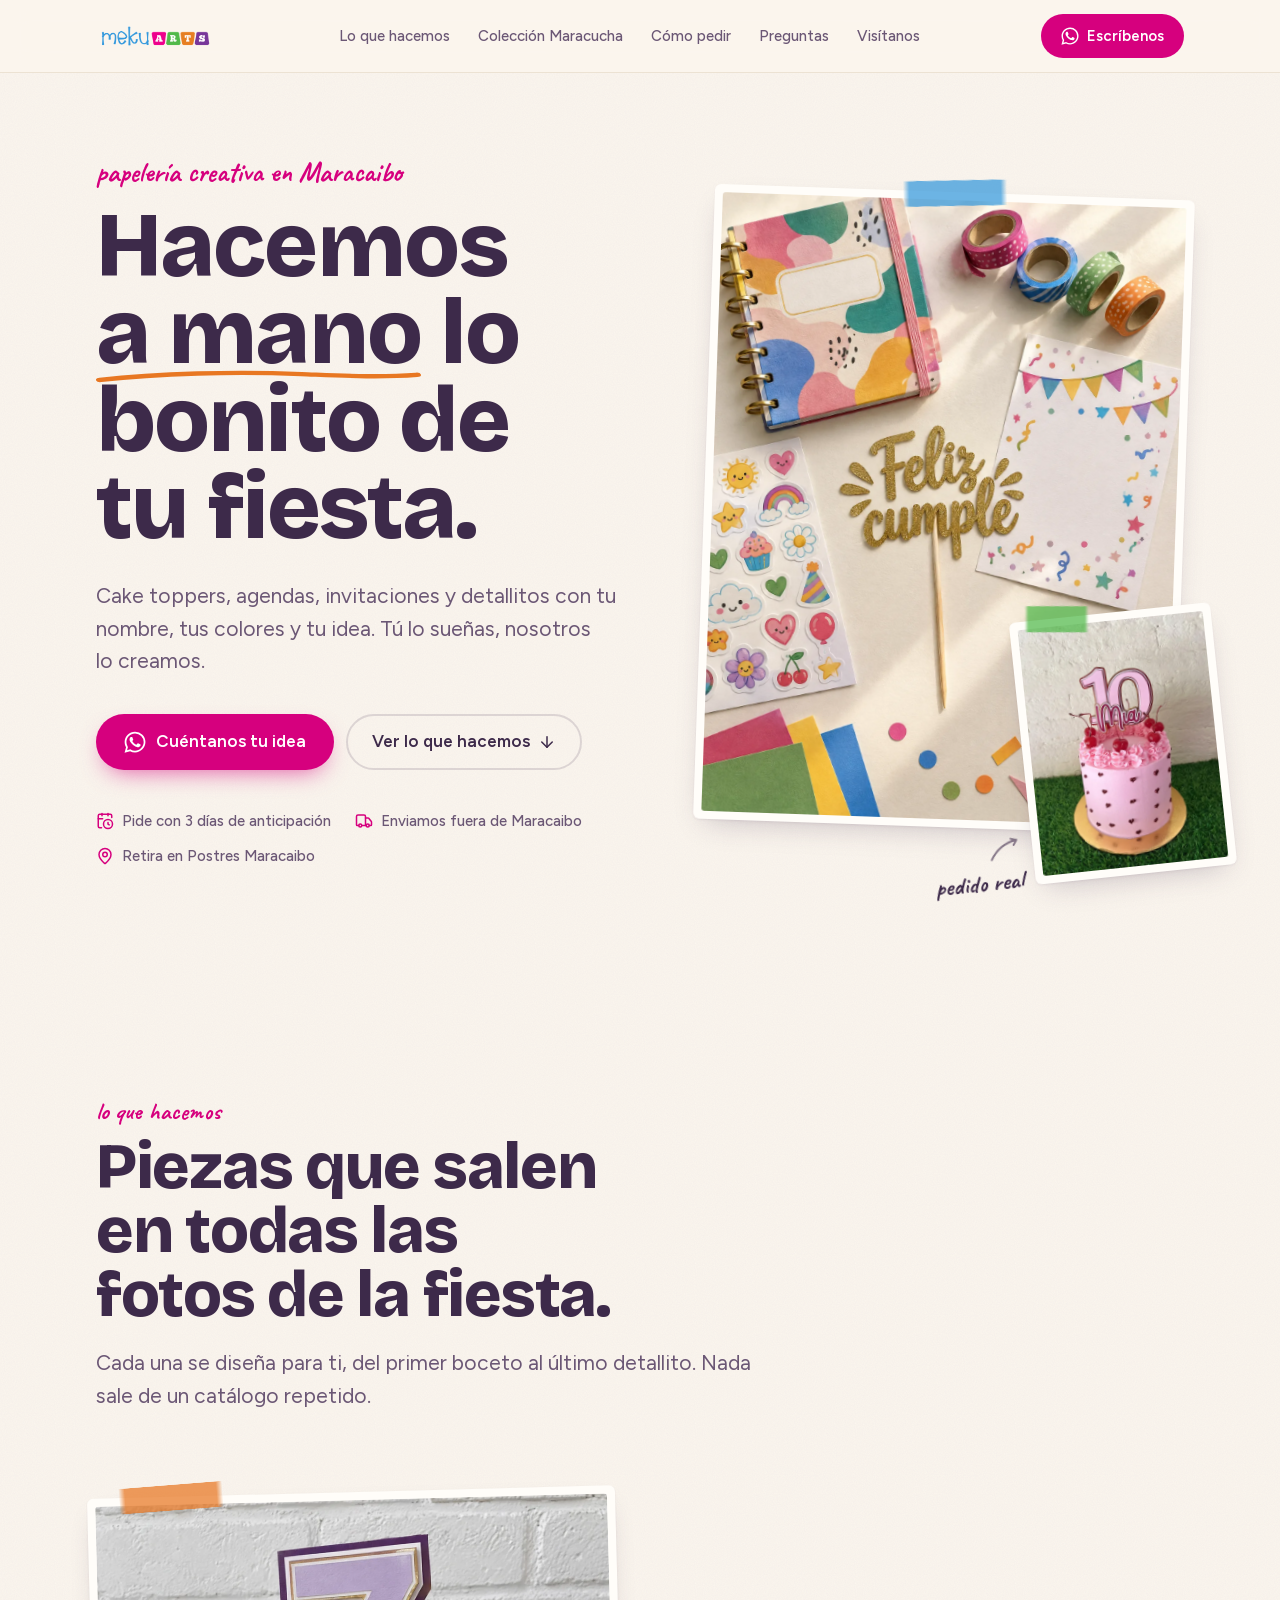
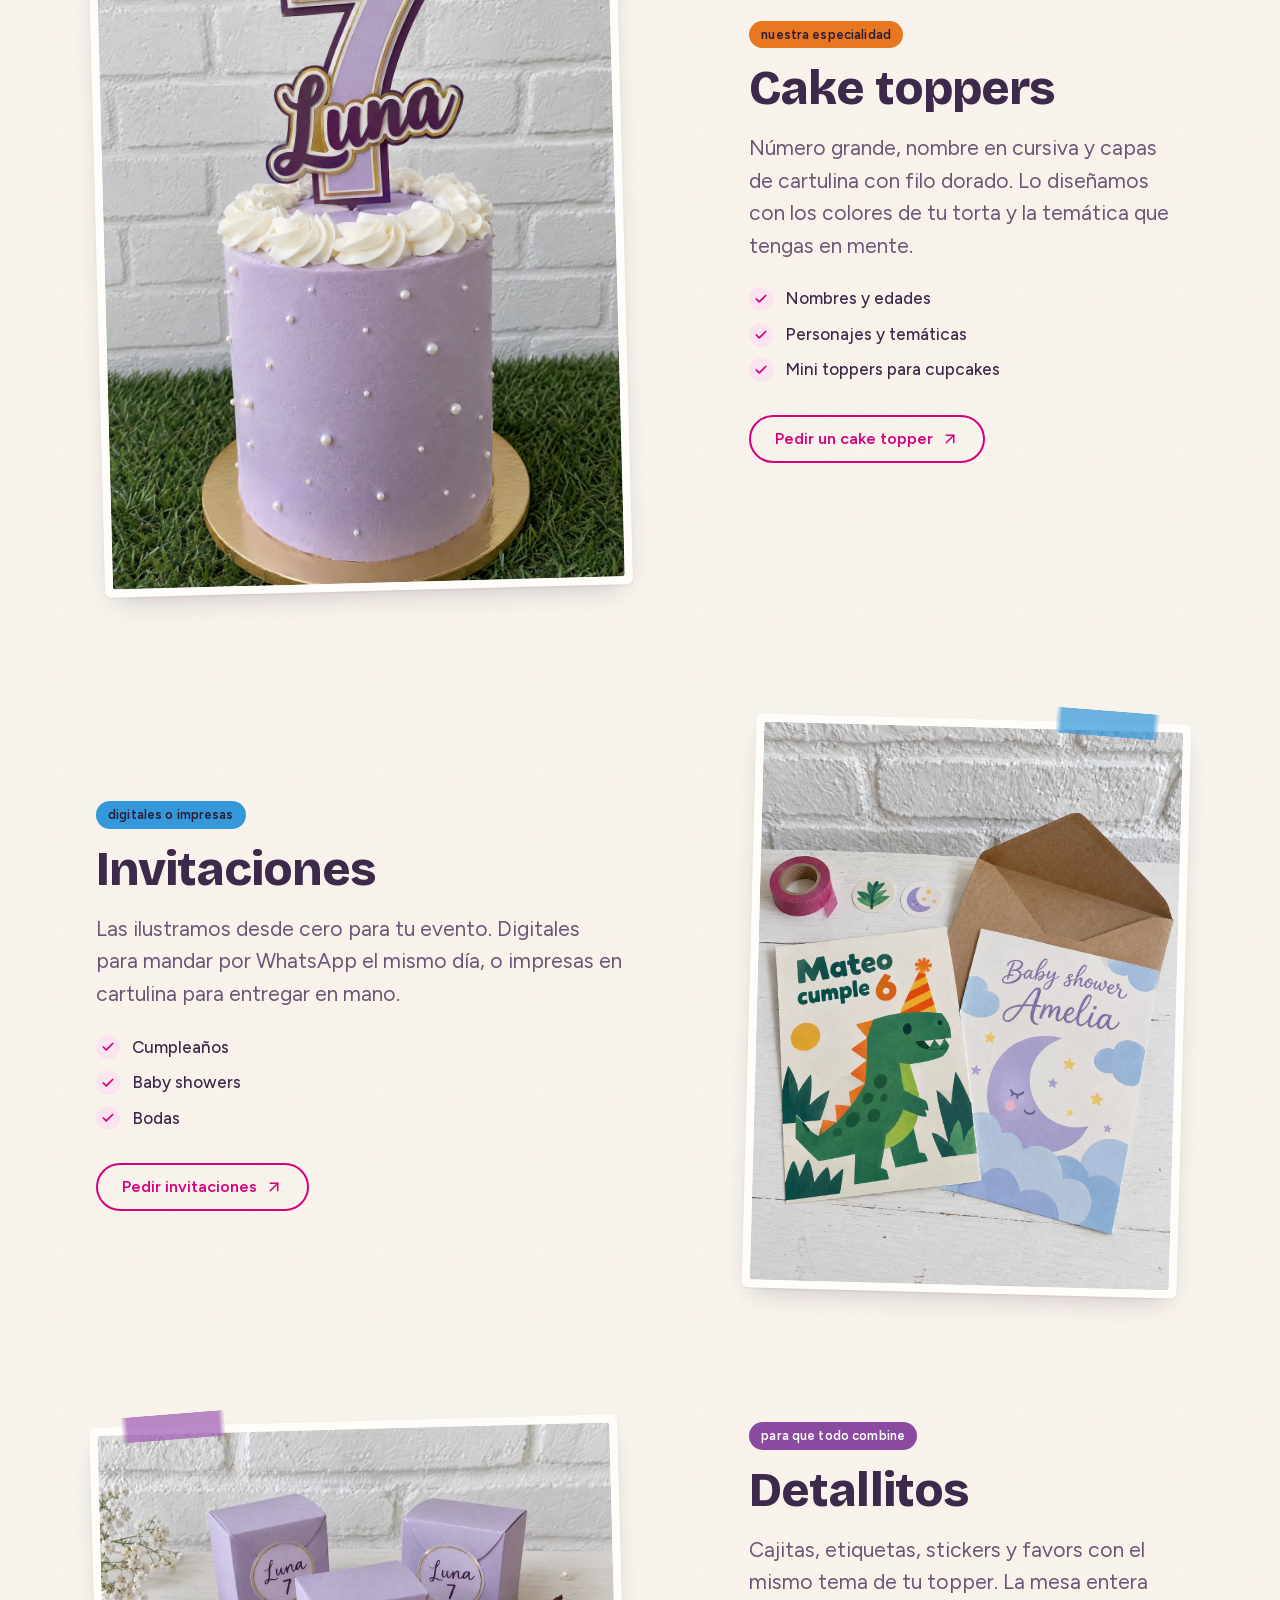
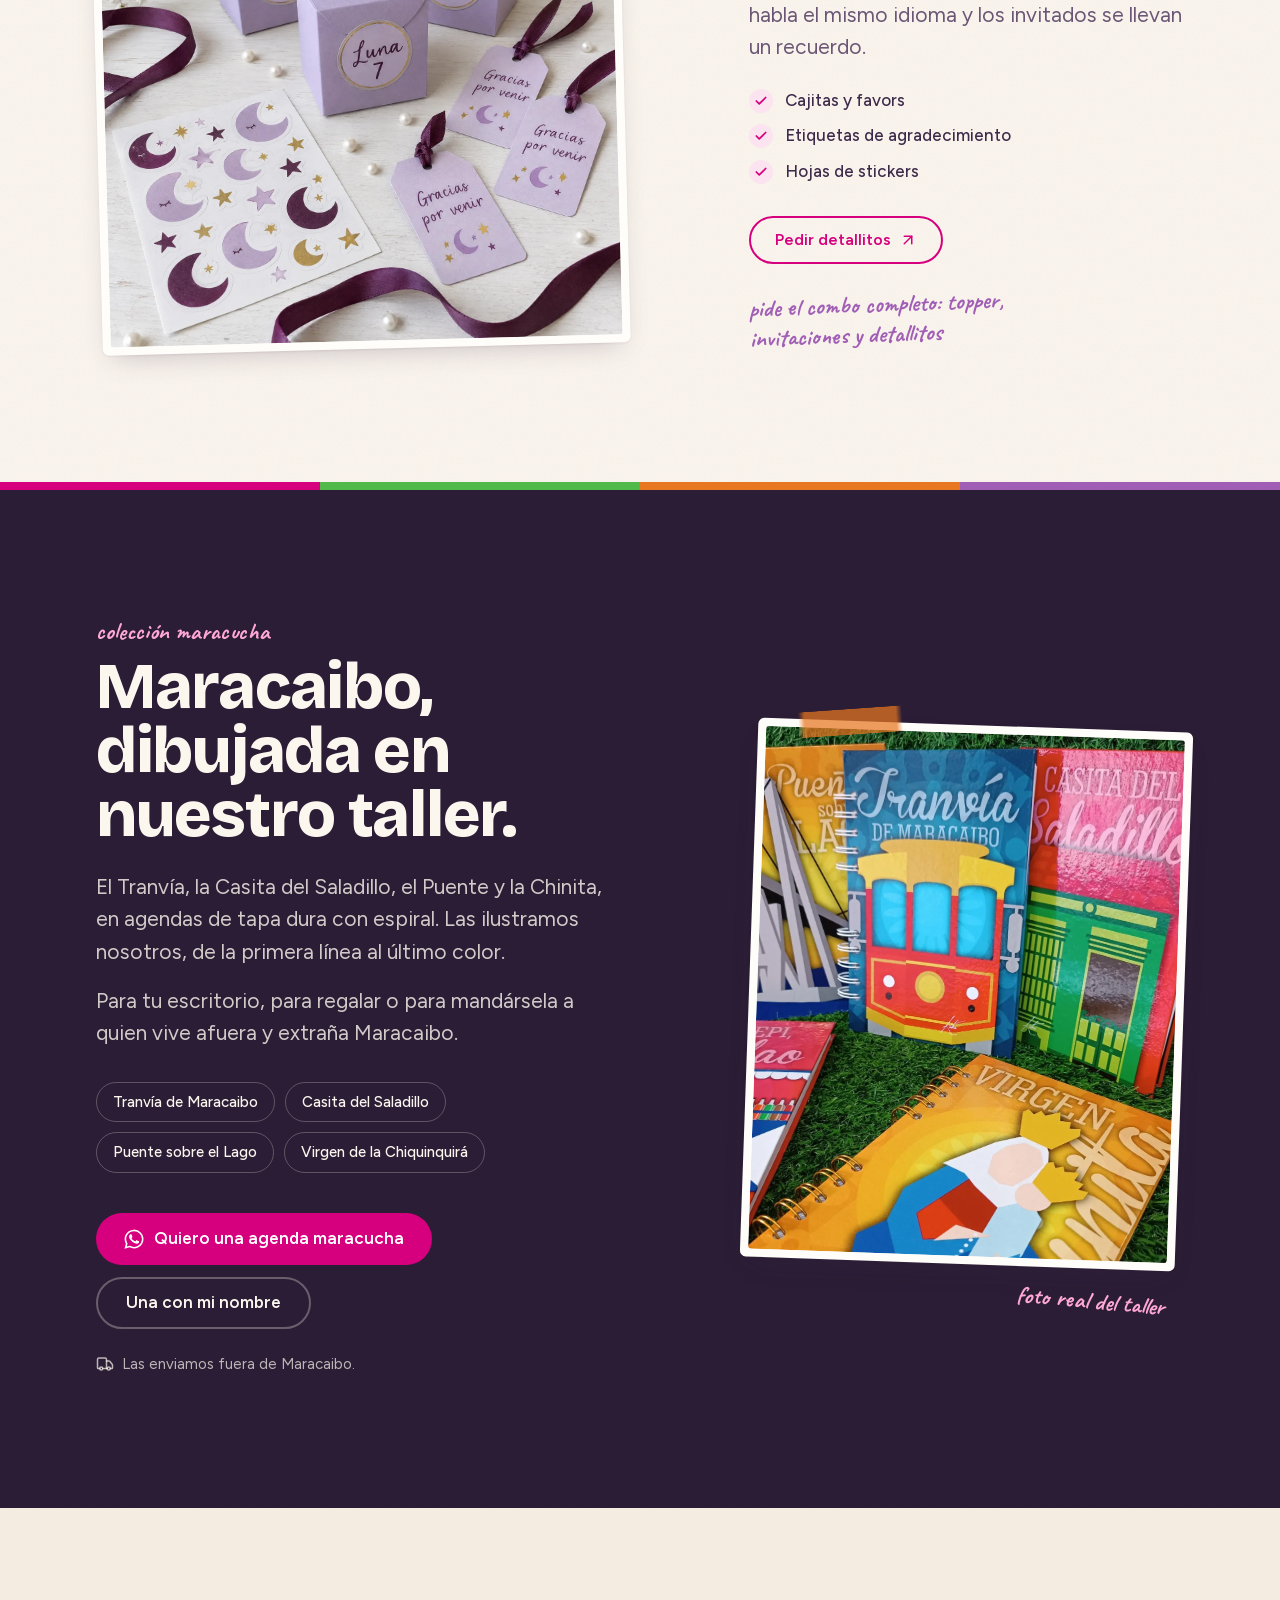
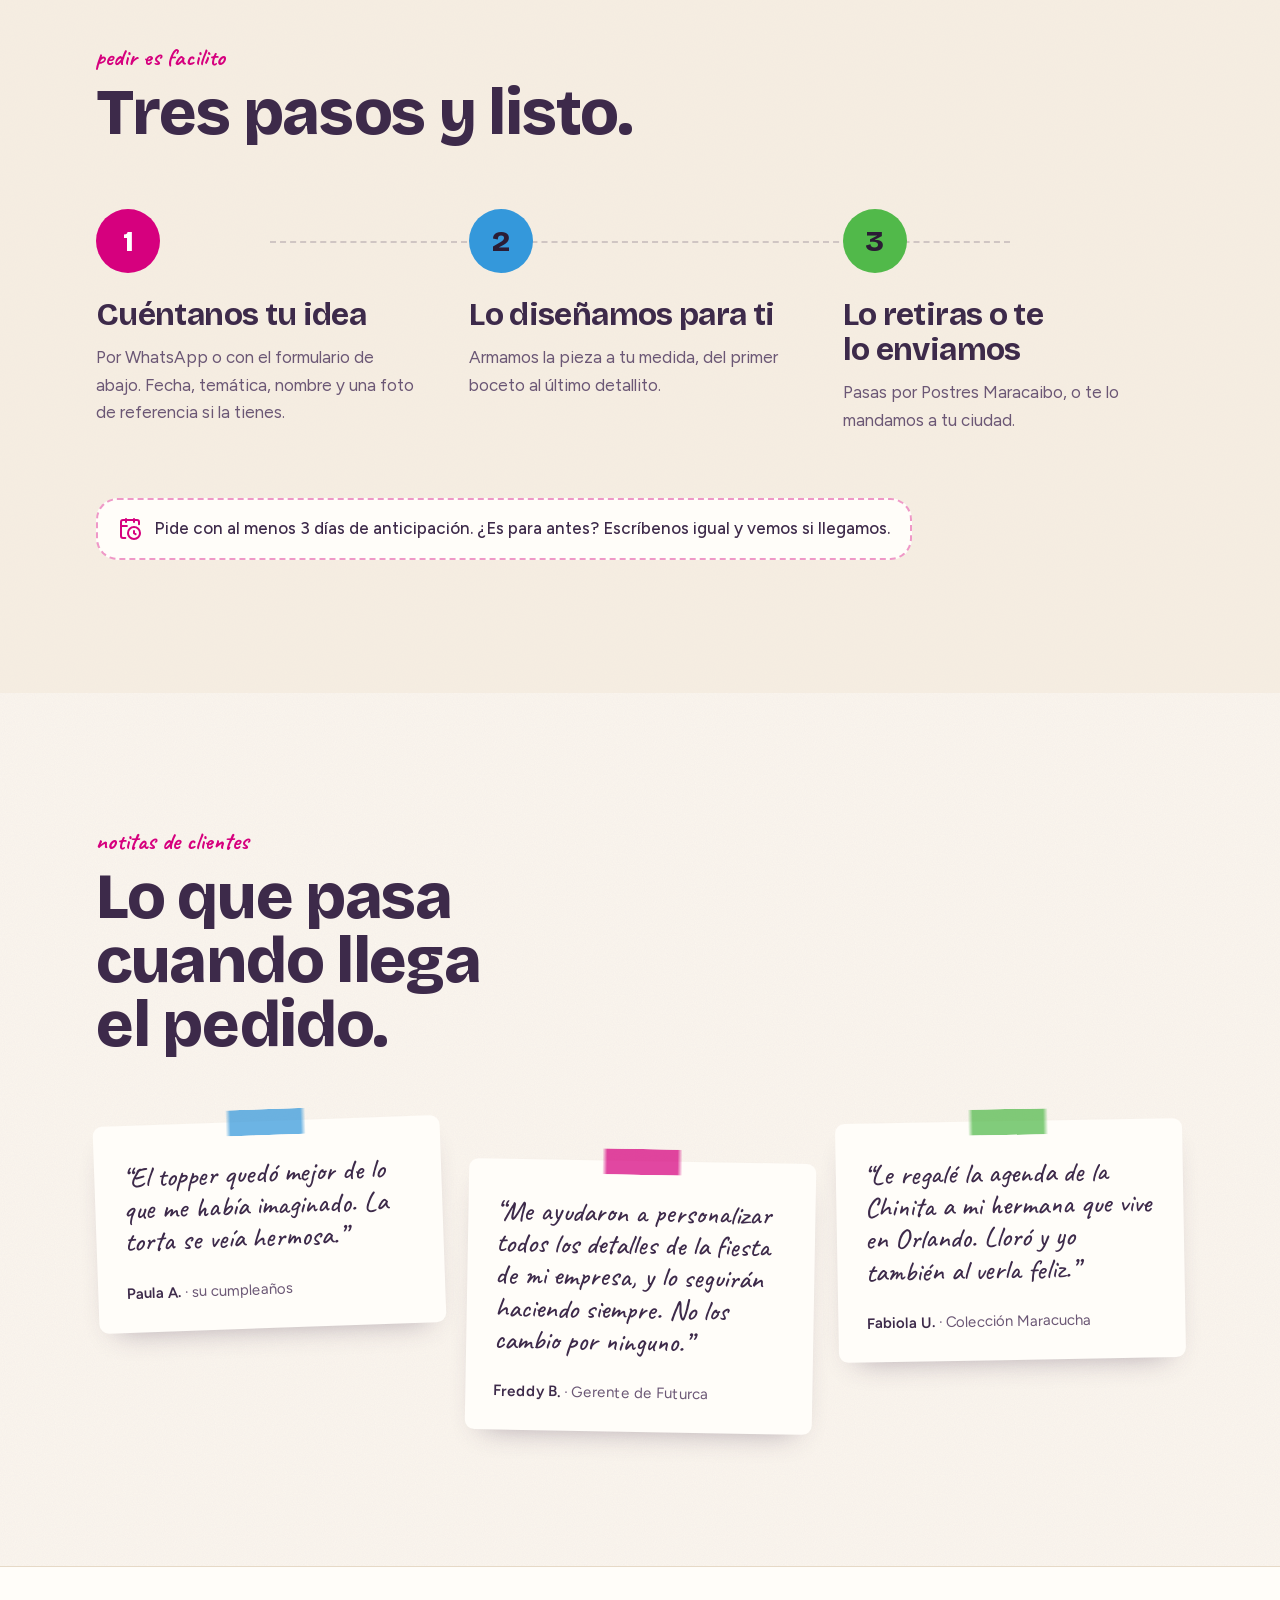
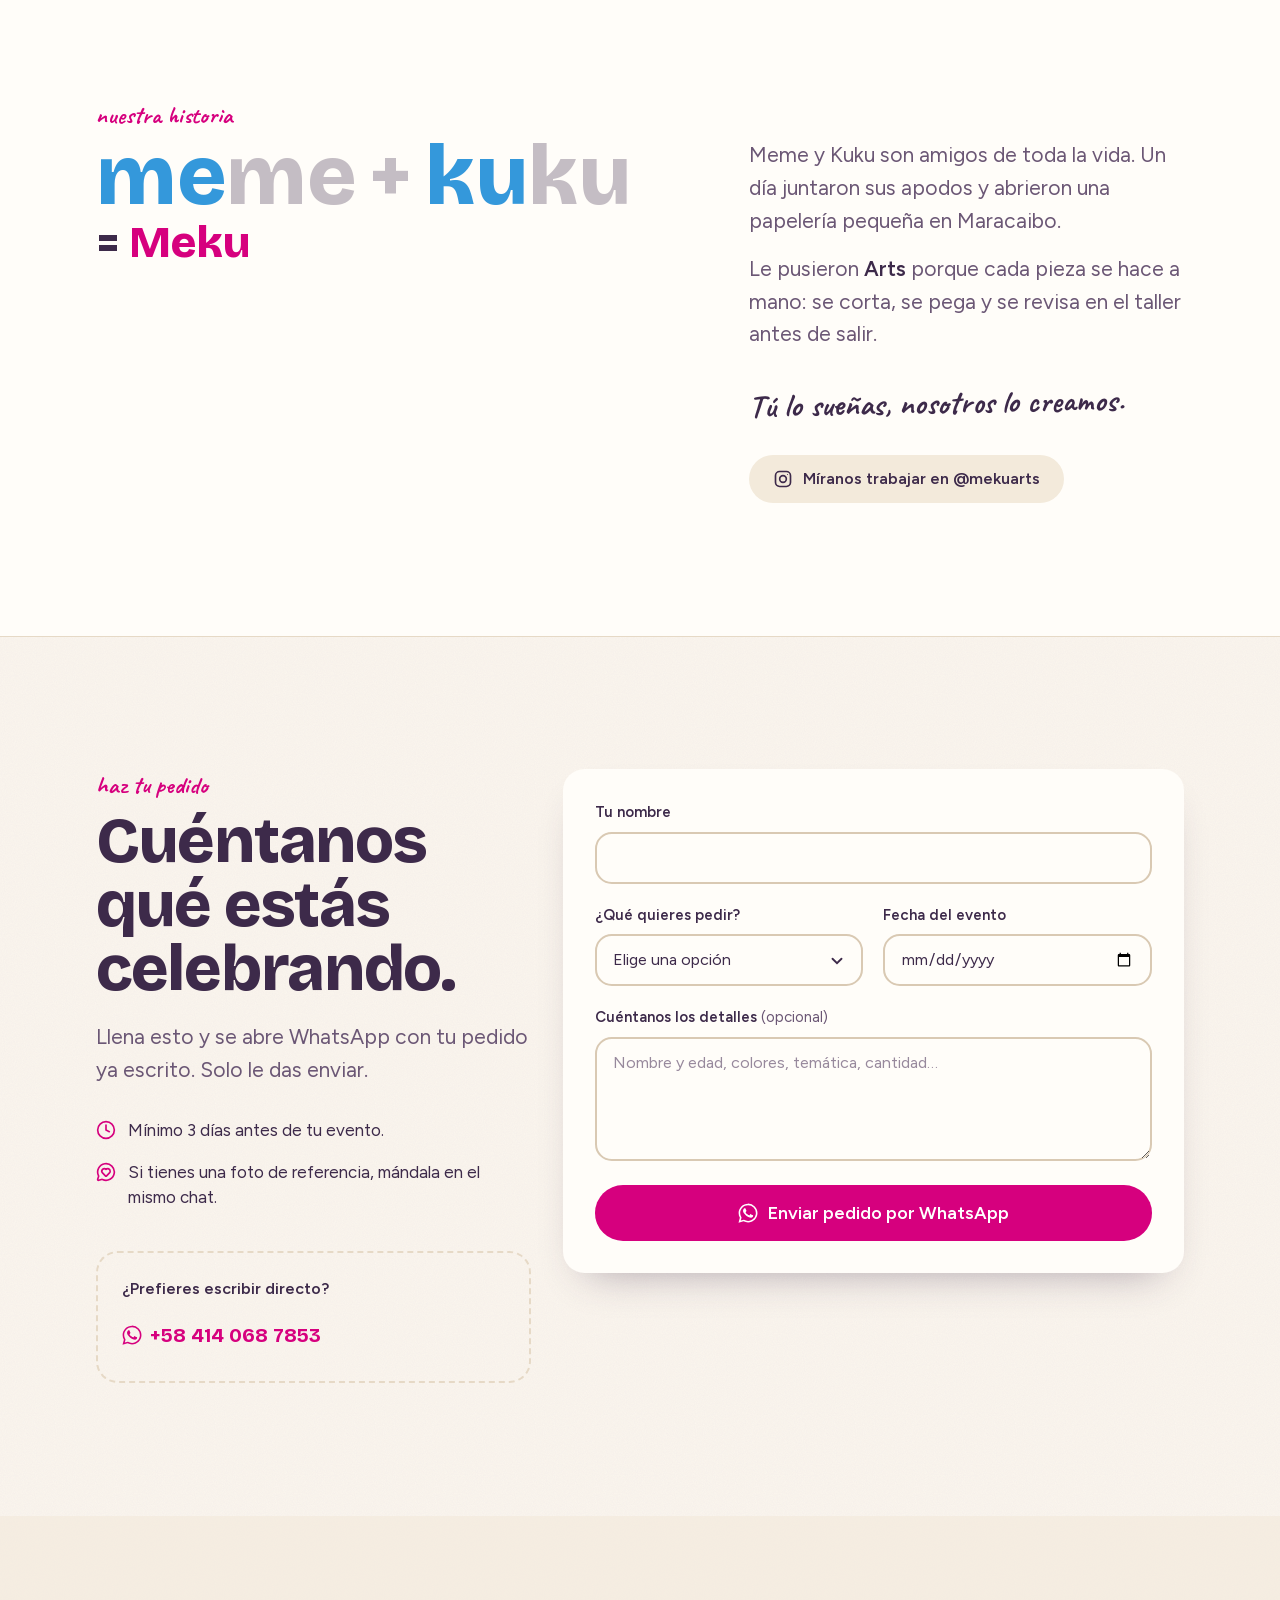
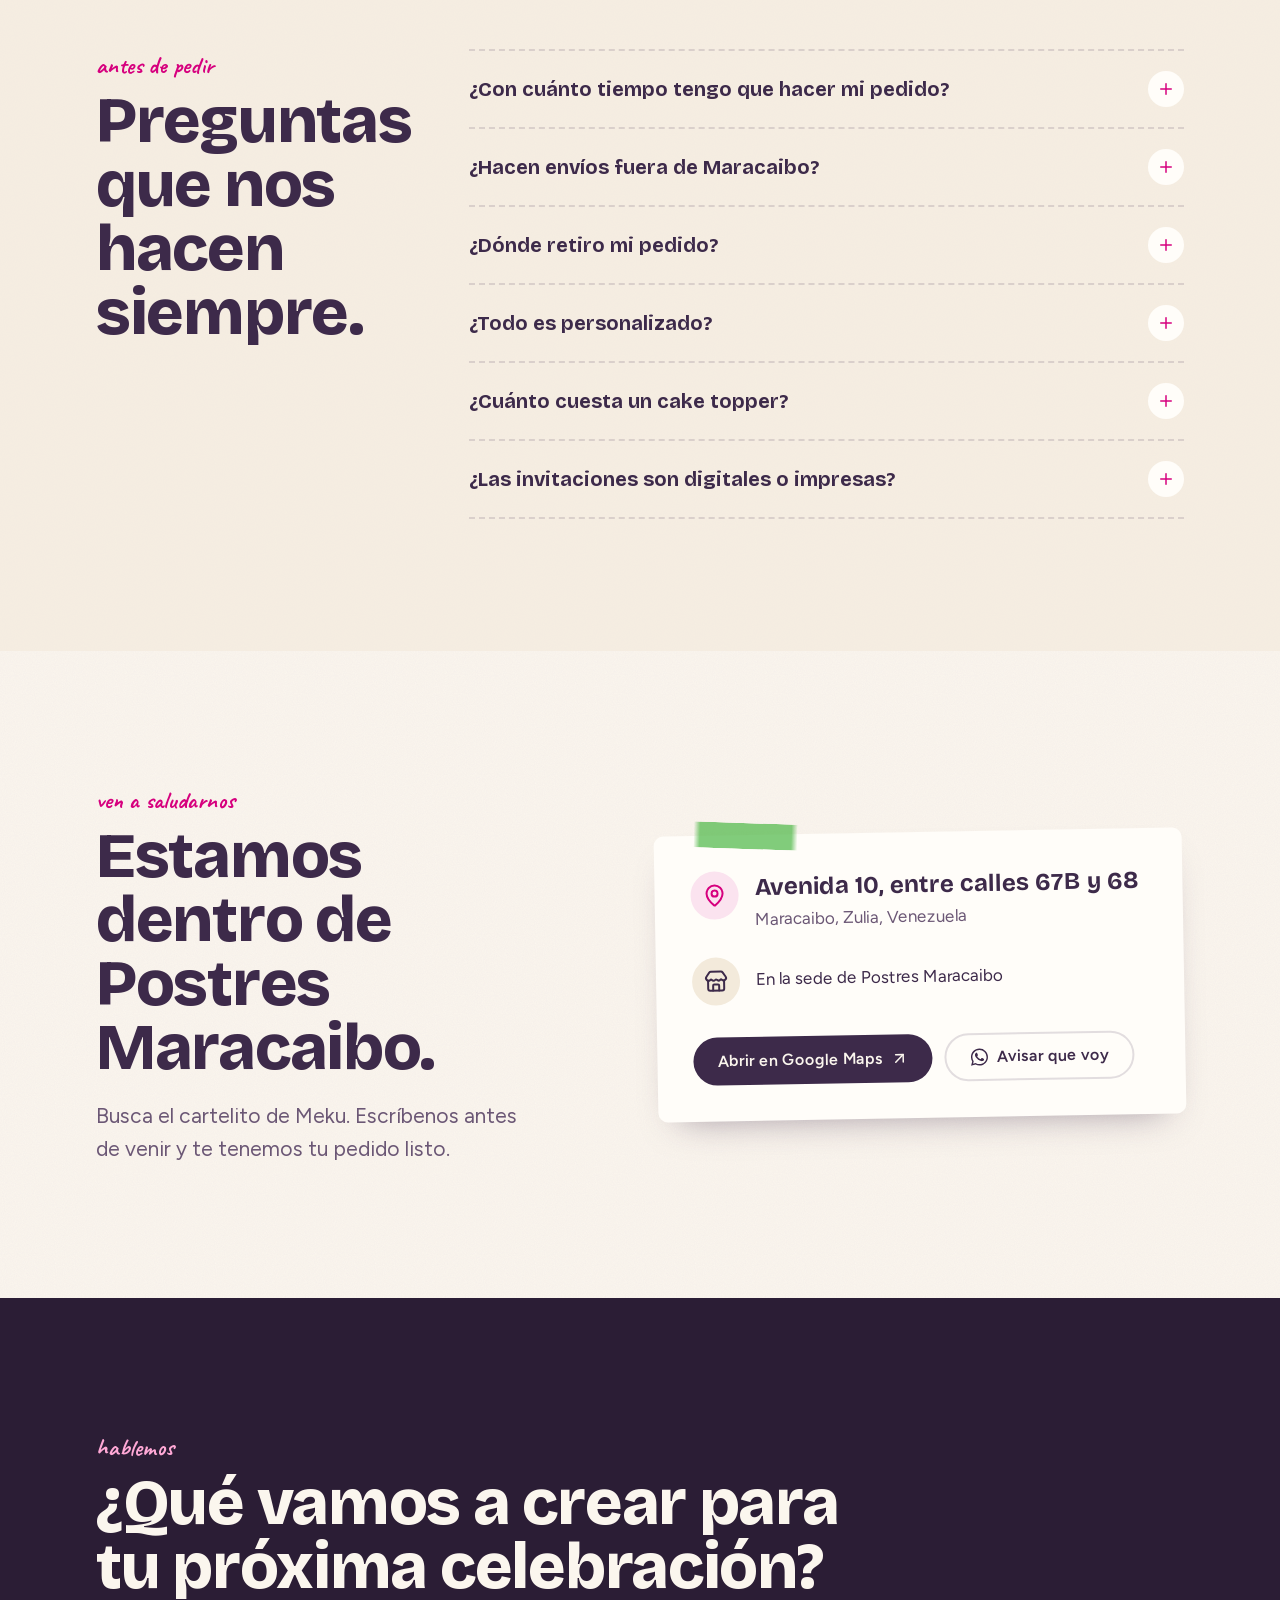
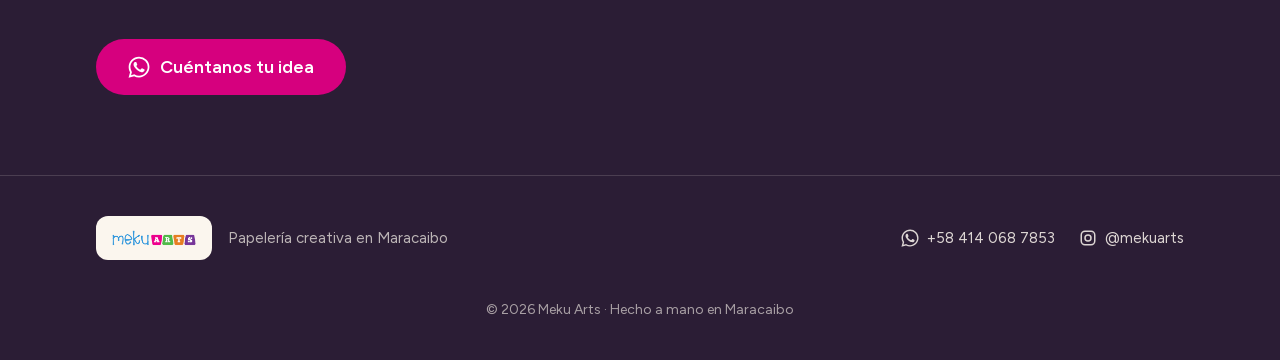
<file: index.html>
<!DOCTYPE html><html lang="es" class="P4C4gW_variable XU7eiG_variable _0n5nRq_variable h-full antialiased"><head><meta charSet="utf-8"/><meta name="viewport" content="width=device-width, initial-scale=1"/><link rel="preload" href="/_next/static/media/017d9bea37084d9b-s.p.41rroleoq1br7.woff2" as="font" crossorigin="" type="font/woff2"/><link rel="preload" href="/_next/static/media/a85fe84266768609-s.p.0h6ig86gwutp4.woff2" as="font" crossorigin="" type="font/woff2"/><link rel="preload" href="/_next/static/media/f7aa21714c1c53f8-s.p.0-95eo-012xnf.woff2" as="font" crossorigin="" type="font/woff2"/><link rel="preload" as="image" href="/images/meku-logo.png"/><link rel="preload" as="image" href="/images/hero-mesa-taller.webp"/><link rel="stylesheet" href="/_next/static/chunks/1uhq9u-4qx6oq.css" data-precedence="next"/><link rel="preload" as="script" fetchPriority="low" href="/_next/static/chunks/3ieqvmcg3hofj.js"/><script src="/_next/static/chunks/2y1eglqyi_fri.js" async=""></script><script src="/_next/static/chunks/025e_g9ksha1v.js" async=""></script><script src="/_next/static/chunks/turbopack-3-ry682tkyiqk.js" async=""></script><script src="/_next/static/chunks/42onvq6nokjl2.js" async=""></script><script src="/_next/static/chunks/15pqqz5ux6dor.js" async=""></script><script src="/_next/static/chunks/3hilelrrpzut1.js" async=""></script><meta name="next-size-adjust" content=""/><meta name="theme-color" content="#fbf6ee"/><title>Meku Arts | Cake toppers, agendas e invitaciones hechas a mano en Maracaibo</title><meta name="description" content="Papelería creativa en Maracaibo: cake toppers, agendas personalizadas, invitaciones y detallitos hechos a mano. Pide con 3 días y enviamos fuera de Maracaibo."/><link rel="canonical" href="https://mekuarts.com"/><meta property="og:title" content="Meku Arts | Cake toppers, agendas e invitaciones hechas a mano en Maracaibo"/><meta property="og:description" content="Papelería creativa en Maracaibo: cake toppers, agendas personalizadas, invitaciones y detallitos hechos a mano. Pide con 3 días y enviamos fuera de Maracaibo."/><meta property="og:url" content="https://mekuarts.com"/><meta property="og:site_name" content="Meku Arts"/><meta property="og:locale" content="es_VE"/><meta property="og:image" content="https://mekuarts.com/opengraph-image.png?opengraph-image.3i1q3ar_9_2r7.png"/><meta property="og:image:type" content="image/png"/><meta property="og:image:width" content="1200"/><meta property="og:image:height" content="630"/><meta property="og:image:alt" content="Meku Arts: cake toppers, agendas e invitaciones hechas a mano en Maracaibo"/><meta property="og:type" content="website"/><meta name="twitter:card" content="summary_large_image"/><meta name="twitter:title" content="Meku Arts | Cake toppers, agendas e invitaciones hechas a mano en Maracaibo"/><meta name="twitter:description" content="Papelería creativa en Maracaibo: cake toppers, agendas personalizadas, invitaciones y detallitos hechos a mano. Pide con 3 días y enviamos fuera de Maracaibo."/><meta name="twitter:image" content="https://mekuarts.com/opengraph-image.png?opengraph-image.3i1q3ar_9_2r7.png"/><meta name="twitter:image:alt" content="Meku Arts: cake toppers, agendas e invitaciones hechas a mano en Maracaibo"/><meta name="twitter:image:type" content="image/png"/><meta name="twitter:image:width" content="1200"/><meta name="twitter:image:height" content="630"/><link rel="icon" href="/icon.png?icon.1c2cv4rloktau.png" sizes="64x64" type="image/png"/><script src="/_next/static/chunks/0cz1d0mv5g_q7.js" noModule=""></script></head><body class="min-h-full flex flex-col"><div hidden=""><!--$--><!--/$--></div><a href="#contenido" class="sr-only focus:not-sr-only focus:fixed focus:top-3 focus:left-3 focus:z-50 focus:rounded-full focus:bg-ink focus:px-5 focus:py-3 focus:text-paper">Saltar al contenido</a><header class="sticky top-0 z-40 border-b border-border/70 bg-paper/90 backdrop-blur-md"><div class="mx-auto flex h-18 max-w-6xl items-center justify-between gap-4 px-5 sm:px-8"><a href="#inicio" class="press -ml-1 rounded-md p-1 focus-visible:ring-2 focus-visible:ring-ring focus-visible:outline-none"><img alt="Meku Arts, inicio" width="720" height="218" decoding="async" data-nimg="1" class="h-8 w-auto sm:h-9" style="color:transparent" src="/images/meku-logo.png"/></a><nav aria-label="Principal" class="hidden lg:block"><ul class="flex items-center gap-1"><li><a href="#lo-que-hacemos" class="press rounded-full px-3 py-2 text-[0.9375rem] font-medium text-ink-soft hover-fine:hover:bg-paper-deep hover-fine:hover:text-ink focus-visible:ring-2 focus-visible:ring-ring focus-visible:outline-none">Lo que hacemos</a></li><li><a href="#coleccion-maracucha" class="press rounded-full px-3 py-2 text-[0.9375rem] font-medium text-ink-soft hover-fine:hover:bg-paper-deep hover-fine:hover:text-ink focus-visible:ring-2 focus-visible:ring-ring focus-visible:outline-none">Colección Maracucha</a></li><li><a href="#como-pedir" class="press rounded-full px-3 py-2 text-[0.9375rem] font-medium text-ink-soft hover-fine:hover:bg-paper-deep hover-fine:hover:text-ink focus-visible:ring-2 focus-visible:ring-ring focus-visible:outline-none">Cómo pedir</a></li><li><a href="#preguntas" class="press rounded-full px-3 py-2 text-[0.9375rem] font-medium text-ink-soft hover-fine:hover:bg-paper-deep hover-fine:hover:text-ink focus-visible:ring-2 focus-visible:ring-ring focus-visible:outline-none">Preguntas</a></li><li><a href="#visitanos" class="press rounded-full px-3 py-2 text-[0.9375rem] font-medium text-ink-soft hover-fine:hover:bg-paper-deep hover-fine:hover:text-ink focus-visible:ring-2 focus-visible:ring-ring focus-visible:outline-none">Visítanos</a></li></ul></nav><div class="flex items-center gap-2"><a href="https://wa.me/584140687853?text=Hola%20Meku%2C%20quiero%20hacer%20un%20pedido." target="_blank" rel="noopener noreferrer" class="press hidden min-h-11 items-center gap-2 rounded-full bg-magenta px-5 text-[0.9375rem] font-semibold text-white hover-fine:hover:bg-magenta-deep focus-visible:ring-2 focus-visible:ring-ring focus-visible:ring-offset-2 focus-visible:ring-offset-paper focus-visible:outline-none sm:inline-flex"><svg viewBox="0 0 24 24" fill="currentColor" aria-hidden="true" class="size-4.5"><path d="M17.47 14.38c-.3-.15-1.75-.86-2.02-.96-.27-.1-.47-.15-.67.15-.2.3-.77.96-.94 1.16-.17.2-.35.22-.64.07-.3-.15-1.25-.46-2.38-1.47-.88-.78-1.47-1.75-1.64-2.05-.17-.3-.02-.46.13-.6.13-.14.3-.35.45-.52.15-.18.2-.3.3-.5.1-.2.05-.37-.03-.52-.07-.15-.67-1.61-.92-2.2-.24-.58-.49-.5-.67-.51h-.57c-.2 0-.52.07-.79.37-.27.3-1.04 1.02-1.04 2.48 0 1.46 1.07 2.88 1.21 3.08.15.2 2.1 3.2 5.08 4.49.71.31 1.26.49 1.7.63.71.22 1.36.19 1.87.12.57-.09 1.75-.72 2-1.41.25-.69.25-1.29.17-1.41-.07-.13-.27-.2-.57-.35zM12.05 21.5h-.01a9.4 9.4 0 0 1-4.8-1.32l-.34-.2-3.56.94.95-3.47-.22-.36a9.39 9.39 0 0 1-1.44-5.01c0-5.19 4.23-9.42 9.43-9.42a9.37 9.37 0 0 1 6.66 2.76 9.36 9.36 0 0 1 2.76 6.67c0 5.2-4.23 9.42-9.43 9.42zm8.02-17.44A11.27 11.27 0 0 0 12.04.75C5.8.75.72 5.83.72 12.08c0 2 .52 3.95 1.52 5.66L.62 23.62l6.02-1.58a11.3 11.3 0 0 0 5.4 1.38h.01c6.24 0 11.32-5.08 11.33-11.33 0-3.03-1.18-5.87-3.31-8.01z"></path></svg>Escríbenos</a><button type="button" aria-haspopup="dialog" aria-expanded="false" data-state="closed" data-slot="sheet-trigger" aria-label="Abrir menú" class="press inline-flex size-11 items-center justify-center rounded-full border border-border bg-card text-ink lg:hidden focus-visible:ring-2 focus-visible:ring-ring focus-visible:outline-none"><svg xmlns="http://www.w3.org/2000/svg" width="24" height="24" viewBox="0 0 24 24" fill="none" stroke="currentColor" stroke-width="2" stroke-linecap="round" stroke-linejoin="round" class="lucide lucide-menu size-5" aria-hidden="true"><path d="M4 5h16"></path><path d="M4 12h16"></path><path d="M4 19h16"></path></svg></button></div></div></header><main id="contenido"><section id="inicio" aria-labelledby="hero-title" class="relative overflow-hidden"><div class="mx-auto grid max-w-6xl items-center gap-14 px-5 pt-10 pb-20 sm:px-8 sm:pt-14 lg:grid-cols-[1.05fr_1fr] lg:gap-10 lg:pt-20 lg:pb-24"><div><div class="hero-in" style="--d:0ms"><p class="font-hand text-2xl font-bold text-magenta sm:text-[1.75rem]">papelería creativa en Maracaibo</p></div><div class="hero-in" style="--d:60ms"><h1 id="hero-title" class="mt-3 text-hero font-extrabold text-ink">Hacemos<!-- --> <span class="relative inline-block whitespace-nowrap">a mano<svg aria-hidden="true" viewBox="0 0 220 22" preserveAspectRatio="none" class="absolute -bottom-2 left-0 h-3 w-full text-meku-orange sm:h-4"><path d="M3 15c38-9 92-12 136-8 26 2 52 5 78 1" fill="none" stroke="currentColor" stroke-width="6" stroke-linecap="round"></path></svg></span> <!-- -->lo bonito de tu fiesta.</h1></div><div class="hero-in" style="--d:120ms"><p class="mt-7 max-w-[34rem] text-lead text-ink-soft">Cake toppers, agendas, invitaciones y detallitos con tu nombre, tus colores y tu idea. Tú lo sueñas, nosotros lo creamos.</p></div><div class="hero-in" style="--d:180ms"><div class="mt-9 flex flex-col gap-3 sm:flex-row sm:flex-wrap sm:items-center"><a href="https://wa.me/584140687853?text=Hola%20Meku%2C%20tengo%20una%20idea%20para%20mi%20celebraci%C3%B3n%3A%20" data-category="hero" target="_blank" rel="noopener noreferrer" class="press inline-flex min-h-14 items-center justify-center gap-2.5 rounded-full bg-magenta px-7 text-[1.0625rem] font-semibold whitespace-nowrap text-white shadow-[0_10px_24px_-10px_rgb(214_0_126/0.7)] hover-fine:hover:bg-magenta-deep focus-visible:ring-2 focus-visible:ring-ring focus-visible:ring-offset-2 focus-visible:ring-offset-paper focus-visible:outline-none"><svg viewBox="0 0 24 24" fill="currentColor" aria-hidden="true" class="size-5.5"><path d="M17.47 14.38c-.3-.15-1.75-.86-2.02-.96-.27-.1-.47-.15-.67.15-.2.3-.77.96-.94 1.16-.17.2-.35.22-.64.07-.3-.15-1.25-.46-2.38-1.47-.88-.78-1.47-1.75-1.64-2.05-.17-.3-.02-.46.13-.6.13-.14.3-.35.45-.52.15-.18.2-.3.3-.5.1-.2.05-.37-.03-.52-.07-.15-.67-1.61-.92-2.2-.24-.58-.49-.5-.67-.51h-.57c-.2 0-.52.07-.79.37-.27.3-1.04 1.02-1.04 2.48 0 1.46 1.07 2.88 1.21 3.08.15.2 2.1 3.2 5.08 4.49.71.31 1.26.49 1.7.63.71.22 1.36.19 1.87.12.57-.09 1.75-.72 2-1.41.25-.69.25-1.29.17-1.41-.07-.13-.27-.2-.57-.35zM12.05 21.5h-.01a9.4 9.4 0 0 1-4.8-1.32l-.34-.2-3.56.94.95-3.47-.22-.36a9.39 9.39 0 0 1-1.44-5.01c0-5.19 4.23-9.42 9.43-9.42a9.37 9.37 0 0 1 6.66 2.76 9.36 9.36 0 0 1 2.76 6.67c0 5.2-4.23 9.42-9.43 9.42zm8.02-17.44A11.27 11.27 0 0 0 12.04.75C5.8.75.72 5.83.72 12.08c0 2 .52 3.95 1.52 5.66L.62 23.62l6.02-1.58a11.3 11.3 0 0 0 5.4 1.38h.01c6.24 0 11.32-5.08 11.33-11.33 0-3.03-1.18-5.87-3.31-8.01z"></path></svg>Cuéntanos tu idea</a><a href="#lo-que-hacemos" class="press inline-flex min-h-14 items-center justify-center gap-2 rounded-full border-2 border-ink/15 px-6 text-[1.0625rem] font-semibold whitespace-nowrap text-ink hover-fine:hover:border-ink/40 focus-visible:ring-2 focus-visible:ring-ring focus-visible:outline-none">Ver lo que hacemos<svg xmlns="http://www.w3.org/2000/svg" width="24" height="24" viewBox="0 0 24 24" fill="none" stroke="currentColor" stroke-width="2" stroke-linecap="round" stroke-linejoin="round" class="lucide lucide-arrow-down size-4.5" aria-hidden="true"><path d="M12 5v14"></path><path d="m19 12-7 7-7-7"></path></svg></a></div></div><div class="hero-in" style="--d:240ms"><ul class="mt-10 flex flex-wrap gap-x-6 gap-y-3 text-[0.9375rem] font-medium text-ink-soft"><li class="flex items-center gap-2"><svg xmlns="http://www.w3.org/2000/svg" width="24" height="24" viewBox="0 0 24 24" fill="none" stroke="currentColor" stroke-width="2" stroke-linecap="round" stroke-linejoin="round" class="lucide lucide-calendar-clock size-4.5 text-magenta" aria-hidden="true"><path d="M16 14v2.2l1.6 1"></path><path d="M16 2v3"></path><path d="M21 7.338V5a2 2 0 00-2-2H5a2 2 0 00-2 2v14a2 2 0 002 2h2.338"></path><path d="M3 9h5.859"></path><path d="M8 2v3"></path><circle cx="16" cy="16" r="6"></circle></svg>Pide con 3 días de anticipación</li><li class="flex items-center gap-2"><svg xmlns="http://www.w3.org/2000/svg" width="24" height="24" viewBox="0 0 24 24" fill="none" stroke="currentColor" stroke-width="2" stroke-linecap="round" stroke-linejoin="round" class="lucide lucide-truck size-4.5 text-magenta" aria-hidden="true"><path d="M14 18V6a2 2 0 0 0-2-2H4a2 2 0 0 0-2 2v11a1 1 0 0 0 1 1h2"></path><path d="M15 18H9"></path><path d="M19 18h2a1 1 0 0 0 1-1v-3.65a1 1 0 0 0-.22-.624l-3.48-4.35A1 1 0 0 0 17.52 8H14"></path><circle cx="17" cy="18" r="2"></circle><circle cx="7" cy="18" r="2"></circle></svg>Enviamos fuera de Maracaibo</li><li class="flex items-center gap-2"><svg xmlns="http://www.w3.org/2000/svg" width="24" height="24" viewBox="0 0 24 24" fill="none" stroke="currentColor" stroke-width="2" stroke-linecap="round" stroke-linejoin="round" class="lucide lucide-map-pin size-4.5 text-magenta" aria-hidden="true"><path d="M20 10c0 4.993-5.539 10.193-7.399 11.799a1 1 0 0 1-1.202 0C9.539 20.193 4 14.993 4 10a8 8 0 0 1 16 0"></path><circle cx="12" cy="10" r="3"></circle></svg>Retira en Postres Maracaibo</li></ul></div></div><div class="relative mx-auto w-full max-w-[30rem] lg:mr-0"><div class="hero-in relative" style="--d:100ms;--y:24px;--r:2deg"><span aria-hidden="true" class="tape -top-3 left-1/2 -translate-x-1/2 -rotate-3 [--tape:var(--meku-blue)]"></span><div class="cutout"><div class="relative aspect-[3/4] overflow-hidden rounded-[0.2rem]"><img alt="Mesa del taller de Meku Arts con un cake topper dorado que dice Feliz cumple, una agenda de colores, una invitación con banderines, stickers y washi tape" decoding="async" data-nimg="fill" class="object-cover" style="position:absolute;height:100%;width:100%;left:0;top:0;right:0;bottom:0;color:transparent" src="/images/hero-mesa-taller.webp"/></div></div></div><div class="hero-in absolute -right-3 -bottom-12 w-[42%] sm:-right-10" style="--d:220ms;--y:24px;--r:-6deg"><span aria-hidden="true" class="tape -top-3 left-4 w-16 rotate-6 [--tape:var(--meku-green)]"></span><div class="cutout"><div class="relative aspect-[3/4] overflow-hidden rounded-[0.2rem]"><img alt="Pedido real: torta rosada con cerezas y un cake topper de cartulina en capas que dice Mia 10" loading="lazy" decoding="async" data-nimg="fill" class="object-cover" style="position:absolute;height:100%;width:100%;left:0;top:0;right:0;bottom:0;color:transparent" src="/images/cake-topper-mia-10.webp"/></div></div><p class="absolute -bottom-2 -left-3 -translate-x-full font-hand text-xl leading-tight font-bold text-ink sm:text-2xl"><svg aria-hidden="true" viewBox="0 0 40 30" class="mb-1 ml-auto h-6 w-8 text-ink/60"><path d="M3 26C10 14 22 6 36 4m0 0-7-2m7 2-4 6" fill="none" stroke="currentColor" stroke-width="2.5" stroke-linecap="round" stroke-linejoin="round"></path></svg>pedido real</p></div></div></div></section><section id="lo-que-hacemos" aria-labelledby="products-title" class="py-section"><div class="mx-auto max-w-6xl px-5 sm:px-8"><div class="max-w-2xl" style="opacity:0;transform:translateY(16px) rotate(0deg)"><p class="font-hand text-2xl font-bold text-magenta">lo que hacemos</p><h2 id="products-title" class="mt-2 text-display font-extrabold text-ink">Piezas que salen en todas las fotos de la fiesta.</h2><p class="mt-5 text-lead text-ink-soft">Cada una se diseña para ti, del primer boceto al último detallito. Nada sale de un catálogo repetido.</p></div><div class="mt-20 flex flex-col gap-24 lg:gap-32"><article id="cake-toppers" aria-labelledby="cake-toppers-title" class="grid items-center gap-12 lg:grid-cols-12 lg:gap-8"><div class="relative mx-auto w-full max-w-md lg:max-w-none lg:col-span-6" style="opacity:0;transform:translateY(24px) rotate(-1.5deg)"><span aria-hidden="true" class="tape -top-3 left-8 -rotate-3" style="--tape:var(--meku-orange)"></span><div class="cutout"><div class="relative aspect-[3/4] overflow-hidden rounded-[0.2rem]"><img alt="Torta lila con perlitas y un cake topper de cartulina en capas: un 7 grande con el nombre Luna en cursiva" loading="lazy" decoding="async" data-nimg="fill" class="object-cover" style="position:absolute;height:100%;width:100%;left:0;top:0;right:0;bottom:0;color:transparent" src="/images/cake-topper-luna-7.webp"/></div></div></div><div class="lg:col-span-5 lg:col-start-8" style="opacity:0;transform:translateY(16px) rotate(0deg)"><span class="sticker bg-meku-orange text-ink-deep">nuestra especialidad</span><h3 id="cake-toppers-title" class="mt-4 text-[clamp(2rem,1.5rem+2vw,3rem)] leading-none font-extrabold text-ink">Cake toppers</h3><p class="mt-5 text-lead text-ink-soft">Número grande, nombre en cursiva y capas de cartulina con filo dorado. Lo diseñamos con los colores de tu torta y la temática que tengas en mente.</p><ul class="mt-6 grid gap-2.5"><li class="flex items-center gap-3 text-[1.0625rem] font-medium text-ink"><span class="flex size-6 items-center justify-center rounded-full bg-accent text-magenta"><svg xmlns="http://www.w3.org/2000/svg" width="24" height="24" viewBox="0 0 24 24" fill="none" stroke="currentColor" stroke-width="3" stroke-linecap="round" stroke-linejoin="round" class="lucide lucide-check size-3.5" aria-hidden="true"><path d="M20 6 9 17l-5-5"></path></svg></span>Nombres y edades</li><li class="flex items-center gap-3 text-[1.0625rem] font-medium text-ink"><span class="flex size-6 items-center justify-center rounded-full bg-accent text-magenta"><svg xmlns="http://www.w3.org/2000/svg" width="24" height="24" viewBox="0 0 24 24" fill="none" stroke="currentColor" stroke-width="3" stroke-linecap="round" stroke-linejoin="round" class="lucide lucide-check size-3.5" aria-hidden="true"><path d="M20 6 9 17l-5-5"></path></svg></span>Personajes y temáticas</li><li class="flex items-center gap-3 text-[1.0625rem] font-medium text-ink"><span class="flex size-6 items-center justify-center rounded-full bg-accent text-magenta"><svg xmlns="http://www.w3.org/2000/svg" width="24" height="24" viewBox="0 0 24 24" fill="none" stroke="currentColor" stroke-width="3" stroke-linecap="round" stroke-linejoin="round" class="lucide lucide-check size-3.5" aria-hidden="true"><path d="M20 6 9 17l-5-5"></path></svg></span>Mini toppers para cupcakes</li></ul><a href="https://wa.me/584140687853?text=Hola%20Meku%2C%20quiero%20un%20cake%20topper.%20Es%20para%3A%20" data-category="cake-toppers" target="_blank" rel="noopener noreferrer" class="press group mt-8 inline-flex min-h-12 items-center gap-2 rounded-full border-2 border-magenta px-6 font-semibold text-magenta hover-fine:hover:bg-magenta hover-fine:hover:text-white focus-visible:ring-2 focus-visible:ring-ring focus-visible:ring-offset-2 focus-visible:ring-offset-paper focus-visible:outline-none">Pedir un cake topper<svg xmlns="http://www.w3.org/2000/svg" width="24" height="24" viewBox="0 0 24 24" fill="none" stroke="currentColor" stroke-width="2" stroke-linecap="round" stroke-linejoin="round" class="lucide lucide-arrow-up-right size-4.5" aria-hidden="true"><path d="M7 7h10v10"></path><path d="M7 17 17 7"></path></svg></a></div></article><article id="invitaciones" aria-labelledby="invitaciones-title" class="grid items-center gap-12 lg:grid-cols-12 lg:gap-8"><div class="relative mx-auto w-full max-w-md lg:max-w-none lg:order-2 lg:col-span-5 lg:col-start-8" style="opacity:0;transform:translateY(24px) rotate(1.5deg)"><span aria-hidden="true" class="tape -top-3 right-8 rotate-3" style="--tape:var(--meku-blue)"></span><div class="cutout"><div class="relative aspect-[3/4] overflow-hidden rounded-[0.2rem]"><img alt="Dos invitaciones ilustradas: un dinosaurio con gorro de fiesta que dice Mateo cumple 6 y una luna entre nubes que dice Baby shower Amelia, junto a un sobre kraft" loading="lazy" decoding="async" data-nimg="fill" class="object-cover" style="position:absolute;height:100%;width:100%;left:0;top:0;right:0;bottom:0;color:transparent" src="/images/invitaciones.webp"/></div></div></div><div class="lg:order-1 lg:col-span-6" style="opacity:0;transform:translateY(16px) rotate(0deg)"><span class="sticker bg-meku-blue text-ink-deep">digitales o impresas</span><h3 id="invitaciones-title" class="mt-4 text-[clamp(2rem,1.5rem+2vw,3rem)] leading-none font-extrabold text-ink">Invitaciones</h3><p class="mt-5 text-lead text-ink-soft">Las ilustramos desde cero para tu evento. Digitales para mandar por WhatsApp el mismo día, o impresas en cartulina para entregar en mano.</p><ul class="mt-6 grid gap-2.5"><li class="flex items-center gap-3 text-[1.0625rem] font-medium text-ink"><span class="flex size-6 items-center justify-center rounded-full bg-accent text-magenta"><svg xmlns="http://www.w3.org/2000/svg" width="24" height="24" viewBox="0 0 24 24" fill="none" stroke="currentColor" stroke-width="3" stroke-linecap="round" stroke-linejoin="round" class="lucide lucide-check size-3.5" aria-hidden="true"><path d="M20 6 9 17l-5-5"></path></svg></span>Cumpleaños</li><li class="flex items-center gap-3 text-[1.0625rem] font-medium text-ink"><span class="flex size-6 items-center justify-center rounded-full bg-accent text-magenta"><svg xmlns="http://www.w3.org/2000/svg" width="24" height="24" viewBox="0 0 24 24" fill="none" stroke="currentColor" stroke-width="3" stroke-linecap="round" stroke-linejoin="round" class="lucide lucide-check size-3.5" aria-hidden="true"><path d="M20 6 9 17l-5-5"></path></svg></span>Baby showers</li><li class="flex items-center gap-3 text-[1.0625rem] font-medium text-ink"><span class="flex size-6 items-center justify-center rounded-full bg-accent text-magenta"><svg xmlns="http://www.w3.org/2000/svg" width="24" height="24" viewBox="0 0 24 24" fill="none" stroke="currentColor" stroke-width="3" stroke-linecap="round" stroke-linejoin="round" class="lucide lucide-check size-3.5" aria-hidden="true"><path d="M20 6 9 17l-5-5"></path></svg></span>Bodas</li></ul><a href="https://wa.me/584140687853?text=Hola%20Meku%2C%20quiero%20invitaciones%20para%3A%20" data-category="invitaciones" target="_blank" rel="noopener noreferrer" class="press group mt-8 inline-flex min-h-12 items-center gap-2 rounded-full border-2 border-magenta px-6 font-semibold text-magenta hover-fine:hover:bg-magenta hover-fine:hover:text-white focus-visible:ring-2 focus-visible:ring-ring focus-visible:ring-offset-2 focus-visible:ring-offset-paper focus-visible:outline-none">Pedir invitaciones<svg xmlns="http://www.w3.org/2000/svg" width="24" height="24" viewBox="0 0 24 24" fill="none" stroke="currentColor" stroke-width="2" stroke-linecap="round" stroke-linejoin="round" class="lucide lucide-arrow-up-right size-4.5" aria-hidden="true"><path d="M7 7h10v10"></path><path d="M7 17 17 7"></path></svg></a></div></article><article id="detallitos" aria-labelledby="detallitos-title" class="grid items-center gap-12 lg:grid-cols-12 lg:gap-8"><div class="relative mx-auto w-full max-w-md lg:max-w-none lg:col-span-6" style="opacity:0;transform:translateY(24px) rotate(-1.5deg)"><span aria-hidden="true" class="tape -top-3 left-8 -rotate-3" style="--tape:var(--meku-purple)"></span><div class="cutout"><div class="relative aspect-square overflow-hidden rounded-[0.2rem]"><img alt="Kit de la fiesta de Luna: cajitas lilas con sticker Luna 7, etiquetas que dicen Gracias por venir y una hoja de stickers de lunas y estrellas" loading="lazy" decoding="async" data-nimg="fill" class="object-cover" style="position:absolute;height:100%;width:100%;left:0;top:0;right:0;bottom:0;color:transparent" src="/images/detallitos-luna.webp"/></div></div></div><div class="lg:col-span-5 lg:col-start-8" style="opacity:0;transform:translateY(16px) rotate(0deg)"><span class="sticker bg-[#8a4aa0] text-white">para que todo combine</span><h3 id="detallitos-title" class="mt-4 text-[clamp(2rem,1.5rem+2vw,3rem)] leading-none font-extrabold text-ink">Detallitos</h3><p class="mt-5 text-lead text-ink-soft">Cajitas, etiquetas, stickers y favors con el mismo tema de tu topper. La mesa entera habla el mismo idioma y los invitados se llevan un recuerdo.</p><ul class="mt-6 grid gap-2.5"><li class="flex items-center gap-3 text-[1.0625rem] font-medium text-ink"><span class="flex size-6 items-center justify-center rounded-full bg-accent text-magenta"><svg xmlns="http://www.w3.org/2000/svg" width="24" height="24" viewBox="0 0 24 24" fill="none" stroke="currentColor" stroke-width="3" stroke-linecap="round" stroke-linejoin="round" class="lucide lucide-check size-3.5" aria-hidden="true"><path d="M20 6 9 17l-5-5"></path></svg></span>Cajitas y favors</li><li class="flex items-center gap-3 text-[1.0625rem] font-medium text-ink"><span class="flex size-6 items-center justify-center rounded-full bg-accent text-magenta"><svg xmlns="http://www.w3.org/2000/svg" width="24" height="24" viewBox="0 0 24 24" fill="none" stroke="currentColor" stroke-width="3" stroke-linecap="round" stroke-linejoin="round" class="lucide lucide-check size-3.5" aria-hidden="true"><path d="M20 6 9 17l-5-5"></path></svg></span>Etiquetas de agradecimiento</li><li class="flex items-center gap-3 text-[1.0625rem] font-medium text-ink"><span class="flex size-6 items-center justify-center rounded-full bg-accent text-magenta"><svg xmlns="http://www.w3.org/2000/svg" width="24" height="24" viewBox="0 0 24 24" fill="none" stroke="currentColor" stroke-width="3" stroke-linecap="round" stroke-linejoin="round" class="lucide lucide-check size-3.5" aria-hidden="true"><path d="M20 6 9 17l-5-5"></path></svg></span>Hojas de stickers</li></ul><a href="https://wa.me/584140687853?text=Hola%20Meku%2C%20quiero%20detallitos%20para%20mi%20fiesta.%20La%20tem%C3%A1tica%20es%3A%20" data-category="detallitos" target="_blank" rel="noopener noreferrer" class="press group mt-8 inline-flex min-h-12 items-center gap-2 rounded-full border-2 border-magenta px-6 font-semibold text-magenta hover-fine:hover:bg-magenta hover-fine:hover:text-white focus-visible:ring-2 focus-visible:ring-ring focus-visible:ring-offset-2 focus-visible:ring-offset-paper focus-visible:outline-none">Pedir detallitos<svg xmlns="http://www.w3.org/2000/svg" width="24" height="24" viewBox="0 0 24 24" fill="none" stroke="currentColor" stroke-width="2" stroke-linecap="round" stroke-linejoin="round" class="lucide lucide-arrow-up-right size-4.5" aria-hidden="true"><path d="M7 7h10v10"></path><path d="M7 17 17 7"></path></svg></a><p class="mt-6 max-w-xs -rotate-2 font-hand text-2xl leading-tight font-bold text-meku-purple">pide el combo completo: topper, invitaciones y detallitos</p></div></article></div></div></section><section id="coleccion-maracucha" aria-labelledby="maracucha-title" class="relative overflow-hidden bg-ink-deep py-section text-paper"><div aria-hidden="true" class="absolute inset-x-0 top-0 flex h-2"><span class="flex-1 bg-magenta"></span><span class="flex-1 bg-meku-green"></span><span class="flex-1 bg-meku-orange"></span><span class="flex-1 bg-meku-purple"></span></div><div class="mx-auto grid max-w-6xl items-center gap-14 px-5 sm:px-8 lg:grid-cols-12 lg:gap-8"><div class="lg:col-span-6" style="opacity:0;transform:translateY(16px) rotate(0deg)"><p class="font-hand text-2xl font-bold text-[#ffa8d6]">colección maracucha</p><h2 id="maracucha-title" class="mt-2 text-display font-extrabold text-paper">Maracaibo, dibujada en nuestro taller.</h2><p class="mt-6 text-lead text-paper/80">El Tranvía, la Casita del Saladillo, el Puente y la Chinita, en agendas de tapa dura con espiral. Las ilustramos nosotros, de la primera línea al último color.</p><p class="mt-4 text-lead text-paper/80">Para tu escritorio, para regalar o para mandársela a quien vive afuera y extraña Maracaibo.</p><ul aria-label="Diseños de la colección" class="mt-8 flex flex-wrap gap-2.5"><li class="rounded-full border border-paper/25 px-4 py-2 text-[0.9375rem] font-medium text-paper">Tranvía de Maracaibo</li><li class="rounded-full border border-paper/25 px-4 py-2 text-[0.9375rem] font-medium text-paper">Casita del Saladillo</li><li class="rounded-full border border-paper/25 px-4 py-2 text-[0.9375rem] font-medium text-paper">Puente sobre el Lago</li><li class="rounded-full border border-paper/25 px-4 py-2 text-[0.9375rem] font-medium text-paper">Virgen de la Chiquinquirá</li></ul><div class="mt-10 flex flex-col gap-3 sm:flex-row sm:flex-wrap"><a href="https://wa.me/584140687853?text=Hola%20Meku%2C%20quiero%20una%20agenda%20de%20la%20Colecci%C3%B3n%20Maracucha.%20El%20dise%C3%B1o%20que%20me%20gusta%20es%3A%20" data-category="coleccion-maracucha" target="_blank" rel="noopener noreferrer" class="press inline-flex min-h-13 items-center justify-center gap-2.5 rounded-full bg-magenta px-7 text-[1.0625rem] font-semibold text-white hover-fine:hover:bg-magenta-deep focus-visible:ring-2 focus-visible:ring-paper focus-visible:ring-offset-2 focus-visible:ring-offset-ink-deep focus-visible:outline-none"><svg viewBox="0 0 24 24" fill="currentColor" aria-hidden="true" class="size-5"><path d="M17.47 14.38c-.3-.15-1.75-.86-2.02-.96-.27-.1-.47-.15-.67.15-.2.3-.77.96-.94 1.16-.17.2-.35.22-.64.07-.3-.15-1.25-.46-2.38-1.47-.88-.78-1.47-1.75-1.64-2.05-.17-.3-.02-.46.13-.6.13-.14.3-.35.45-.52.15-.18.2-.3.3-.5.1-.2.05-.37-.03-.52-.07-.15-.67-1.61-.92-2.2-.24-.58-.49-.5-.67-.51h-.57c-.2 0-.52.07-.79.37-.27.3-1.04 1.02-1.04 2.48 0 1.46 1.07 2.88 1.21 3.08.15.2 2.1 3.2 5.08 4.49.71.31 1.26.49 1.7.63.71.22 1.36.19 1.87.12.57-.09 1.75-.72 2-1.41.25-.69.25-1.29.17-1.41-.07-.13-.27-.2-.57-.35zM12.05 21.5h-.01a9.4 9.4 0 0 1-4.8-1.32l-.34-.2-3.56.94.95-3.47-.22-.36a9.39 9.39 0 0 1-1.44-5.01c0-5.19 4.23-9.42 9.43-9.42a9.37 9.37 0 0 1 6.66 2.76 9.36 9.36 0 0 1 2.76 6.67c0 5.2-4.23 9.42-9.43 9.42zm8.02-17.44A11.27 11.27 0 0 0 12.04.75C5.8.75.72 5.83.72 12.08c0 2 .52 3.95 1.52 5.66L.62 23.62l6.02-1.58a11.3 11.3 0 0 0 5.4 1.38h.01c6.24 0 11.32-5.08 11.33-11.33 0-3.03-1.18-5.87-3.31-8.01z"></path></svg>Quiero una agenda maracucha</a><a href="https://wa.me/584140687853?text=Hola%20Meku%2C%20quiero%20una%20agenda%20personalizada%20con%20mi%20nombre.%20" data-category="agenda-personalizada" target="_blank" rel="noopener noreferrer" class="press inline-flex min-h-13 items-center justify-center rounded-full border-2 border-paper/30 px-7 text-[1.0625rem] font-semibold text-paper hover-fine:hover:border-paper/70 focus-visible:ring-2 focus-visible:ring-paper focus-visible:outline-none">Una con mi nombre</a></div><p class="mt-6 flex items-center gap-2 text-[0.9375rem] text-paper/70"><svg xmlns="http://www.w3.org/2000/svg" width="24" height="24" viewBox="0 0 24 24" fill="none" stroke="currentColor" stroke-width="2" stroke-linecap="round" stroke-linejoin="round" class="lucide lucide-truck size-4.5" aria-hidden="true"><path d="M14 18V6a2 2 0 0 0-2-2H4a2 2 0 0 0-2 2v11a1 1 0 0 0 1 1h2"></path><path d="M15 18H9"></path><path d="M19 18h2a1 1 0 0 0 1-1v-3.65a1 1 0 0 0-.22-.624l-3.48-4.35A1 1 0 0 0 17.52 8H14"></path><circle cx="17" cy="18" r="2"></circle><circle cx="7" cy="18" r="2"></circle></svg>Las enviamos fuera de Maracaibo.</p></div><div class="relative mx-auto w-full max-w-md lg:col-span-5 lg:col-start-8 lg:max-w-none" style="opacity:0;transform:translateY(24px) rotate(2deg)"><span aria-hidden="true" class="tape -top-3 left-10 -rotate-6 [--tape:var(--meku-orange)]"></span><div class="cutout"><div class="relative aspect-[4/5] overflow-hidden rounded-[0.2rem]"><img alt="Agendas de la Colección Maracucha ilustradas por Meku Arts:Tranvía de Maracaibo, Casita del Saladillo, Puente sobre el Lago y Virgen de la Chiquinquirá" loading="lazy" decoding="async" data-nimg="fill" class="object-cover object-[center_35%]" style="position:absolute;height:100%;width:100%;left:0;top:0;right:0;bottom:0;color:transparent" src="/images/agendas-maracaibo.webp"/></div></div><p class="absolute -bottom-12 right-2 rotate-3 font-hand text-2xl font-bold text-[#ffa8d6]">foto real del taller</p></div></div></section><section id="como-pedir" aria-labelledby="order-steps-title" class="bg-paper-deep/60 py-section"><div class="mx-auto max-w-6xl px-5 sm:px-8"><div class="max-w-xl" style="opacity:0;transform:translateY(16px) rotate(0deg)"><p class="font-hand text-2xl font-bold text-magenta">pedir es facilito</p><h2 id="order-steps-title" class="mt-2 text-display font-extrabold text-ink">Tres pasos y listo.</h2></div><ol class="relative mt-16 grid gap-12 md:grid-cols-3 md:gap-8"><span aria-hidden="true" class="absolute top-8 right-[16%] left-[16%] hidden border-t-2 border-dashed border-ink/20 md:block"></span><li class="relative"><div style="opacity:0;transform:translateY(16px) rotate(0deg)"><span class="relative flex size-16 items-center justify-center rounded-full font-display text-3xl font-extrabold bg-magenta text-white" aria-hidden="true">1</span><h3 class="mt-6 text-title font-bold text-ink"><span class="sr-only">Paso <!-- -->1<!-- -->: </span>Cuéntanos tu idea</h3><p class="mt-3 max-w-xs text-[1.0625rem] leading-relaxed text-ink-soft">Por WhatsApp o con el formulario de abajo. Fecha, temática, nombre y una foto de referencia si la tienes.</p></div></li><li class="relative"><div style="opacity:0;transform:translateY(16px) rotate(0deg)"><span class="relative flex size-16 items-center justify-center rounded-full font-display text-3xl font-extrabold bg-meku-blue text-ink-deep" aria-hidden="true">2</span><h3 class="mt-6 text-title font-bold text-ink"><span class="sr-only">Paso <!-- -->2<!-- -->: </span>Lo diseñamos para ti</h3><p class="mt-3 max-w-xs text-[1.0625rem] leading-relaxed text-ink-soft">Armamos la pieza a tu medida, del primer boceto al último detallito.</p></div></li><li class="relative"><div style="opacity:0;transform:translateY(16px) rotate(0deg)"><span class="relative flex size-16 items-center justify-center rounded-full font-display text-3xl font-extrabold bg-meku-green text-ink-deep" aria-hidden="true">3</span><h3 class="mt-6 text-title font-bold text-ink"><span class="sr-only">Paso <!-- -->3<!-- -->: </span>Lo retiras o te lo enviamos</h3><p class="mt-3 max-w-xs text-[1.0625rem] leading-relaxed text-ink-soft">Pasas por Postres Maracaibo, o te lo mandamos a tu ciudad.</p></div></li></ol><div class="mt-16" style="opacity:0;transform:translateY(16px) rotate(0deg)"><p class="inline-flex items-center gap-3 rounded-2xl border-2 border-dashed border-magenta/40 bg-card px-5 py-4 text-[1.0625rem] font-medium text-ink"><svg xmlns="http://www.w3.org/2000/svg" width="24" height="24" viewBox="0 0 24 24" fill="none" stroke="currentColor" stroke-width="2" stroke-linecap="round" stroke-linejoin="round" class="lucide lucide-calendar-clock size-6 shrink-0 text-magenta" aria-hidden="true"><path d="M16 14v2.2l1.6 1"></path><path d="M16 2v3"></path><path d="M21 7.338V5a2 2 0 00-2-2H5a2 2 0 00-2 2v14a2 2 0 002 2h2.338"></path><path d="M3 9h5.859"></path><path d="M8 2v3"></path><circle cx="16" cy="16" r="6"></circle></svg>Pide con al menos 3 días de anticipación. ¿Es para antes? Escríbenos igual y vemos si llegamos.</p></div></div></section><section aria-labelledby="testimonials-title" class="py-section"><div class="mx-auto max-w-6xl px-5 sm:px-8"><div class="max-w-xl" style="opacity:0;transform:translateY(16px) rotate(0deg)"><p class="font-hand text-2xl font-bold text-magenta">notitas de clientes</p><h2 id="testimonials-title" class="mt-2 text-display font-extrabold text-ink">Lo que pasa cuando llega el pedido.</h2></div><ul class="mt-16 grid gap-10 md:grid-cols-3 md:gap-6"><li class=""><div style="opacity:0;transform:translateY(16px) rotate(0deg)"><figure class="relative rounded-md bg-card p-7 pt-9 shadow-[0_14px_30px_-18px_rgb(61_42_74/0.45)] -rotate-2"><span aria-hidden="true" class="tape -top-3 left-1/2 w-20 -translate-x-1/2" style="--tape:var(--meku-blue)"></span><blockquote class="font-hand text-[1.75rem] leading-[1.15] font-medium text-ink">“<!-- -->El topper quedó mejor de lo que me había imaginado. La torta se veía hermosa.<!-- -->”</blockquote><figcaption class="mt-6 text-[0.9375rem] text-ink-soft"><span class="font-semibold text-ink">Paula A.</span> · <!-- -->su cumpleaños</figcaption></figure></div></li><li class="md:mt-10"><div style="opacity:0;transform:translateY(16px) rotate(0deg)"><figure class="relative rounded-md bg-card p-7 pt-9 shadow-[0_14px_30px_-18px_rgb(61_42_74/0.45)] rotate-1"><span aria-hidden="true" class="tape -top-3 left-1/2 w-20 -translate-x-1/2" style="--tape:var(--magenta)"></span><blockquote class="font-hand text-[1.75rem] leading-[1.15] font-medium text-ink">“<!-- -->Me ayudaron a personalizar todos los detalles de la fiesta de mi empresa, y lo seguirán haciendo siempre. No los cambio por ninguno.<!-- -->”</blockquote><figcaption class="mt-6 text-[0.9375rem] text-ink-soft"><span class="font-semibold text-ink">Freddy B.</span> · <!-- -->Gerente de Futurca</figcaption></figure></div></li><li class=""><div style="opacity:0;transform:translateY(16px) rotate(0deg)"><figure class="relative rounded-md bg-card p-7 pt-9 shadow-[0_14px_30px_-18px_rgb(61_42_74/0.45)] -rotate-1"><span aria-hidden="true" class="tape -top-3 left-1/2 w-20 -translate-x-1/2" style="--tape:var(--meku-green)"></span><blockquote class="font-hand text-[1.75rem] leading-[1.15] font-medium text-ink">“<!-- -->Le regalé la agenda de la Chinita a mi hermana que vive en Orlando. Lloró y yo también al verla feliz.<!-- -->”</blockquote><figcaption class="mt-6 text-[0.9375rem] text-ink-soft"><span class="font-semibold text-ink">Fabiola U.</span> · <!-- -->Colección Maracucha</figcaption></figure></div></li></ul></div></section><section id="nosotros" aria-labelledby="story-title" class="border-y border-border bg-card py-section"><div class="mx-auto grid max-w-6xl gap-14 px-5 sm:px-8 lg:grid-cols-12 lg:gap-8"><div class="lg:col-span-6" style="opacity:0;transform:translateY(16px) rotate(0deg)"><p class="font-hand text-2xl font-bold text-magenta">nuestra historia</p><h2 id="story-title" aria-label="Meme más Kuku es igual a Meku" class="mt-2 font-display leading-[0.9] font-extrabold tracking-tight text-ink"><span class="block text-[clamp(3rem,1.2rem+5.5vw,5.25rem)] whitespace-nowrap"><span class="text-meku-blue">me</span><span class="text-ink/30">me</span><span class="mx-3 text-ink/30">+</span><span class="text-meku-blue">ku</span><span class="text-ink/30">ku</span></span><span class="mt-2 block text-[clamp(1.75rem,1.3rem+2vw,2.75rem)]">= <span class="text-magenta">Meku</span></span></h2></div><div class="lg:col-span-5 lg:col-start-8 lg:pt-10" style="opacity:0;transform:translateY(16px) rotate(0deg)"><p class="text-lead text-ink-soft">Meme y Kuku son amigos de toda la vida. Un día juntaron sus apodos y abrieron una papelería pequeña en Maracaibo.</p><p class="mt-4 text-lead text-ink-soft">Le pusieron <span class="font-semibold text-ink">Arts</span> porque cada pieza se hace a mano: se corta, se pega y se revisa en el taller antes de salir.</p><p class="mt-8 -rotate-1 font-hand text-[2rem] leading-tight font-bold text-ink">Tú lo sueñas, nosotros lo creamos.</p><a href="https://www.instagram.com/mekuarts" target="_blank" rel="noopener noreferrer" class="press mt-8 inline-flex min-h-12 items-center gap-2.5 rounded-full bg-paper-deep px-6 font-semibold text-ink hover-fine:hover:bg-accent focus-visible:ring-2 focus-visible:ring-ring focus-visible:outline-none"><svg viewBox="0 0 24 24" fill="none" stroke="currentColor" stroke-width="2" stroke-linecap="round" stroke-linejoin="round" aria-hidden="true" class="size-5"><rect x="3" y="3" width="18" height="18" rx="5"></rect><circle cx="12" cy="12" r="4"></circle><circle cx="17.5" cy="6.5" r="0.6" fill="currentColor" stroke="none"></circle></svg>Míranos trabajar en @mekuarts</a></div></div></section><section id="pedido" aria-labelledby="order-title" class="py-section"><div class="mx-auto grid max-w-6xl gap-12 px-5 sm:px-8 lg:grid-cols-12 lg:gap-8"><div class="lg:col-span-5" style="opacity:0;transform:translateY(16px) rotate(0deg)"><p class="font-hand text-2xl font-bold text-magenta">haz tu pedido</p><h2 id="order-title" class="mt-2 text-display font-extrabold text-ink">Cuéntanos qué estás celebrando.</h2><p class="mt-5 text-lead text-ink-soft">Llena esto y se abre WhatsApp con tu pedido ya escrito. Solo le das enviar.</p><ul class="mt-8 grid gap-4 text-[1.0625rem] text-ink"><li class="flex items-start gap-3"><svg xmlns="http://www.w3.org/2000/svg" width="24" height="24" viewBox="0 0 24 24" fill="none" stroke="currentColor" stroke-width="2" stroke-linecap="round" stroke-linejoin="round" class="lucide lucide-clock mt-0.5 size-5 shrink-0 text-magenta" aria-hidden="true"><circle cx="12" cy="12" r="10"></circle><path d="M12 6v6l4 2"></path></svg>Mínimo 3 días antes de tu evento.</li><li class="flex items-start gap-3"><svg xmlns="http://www.w3.org/2000/svg" width="24" height="24" viewBox="0 0 24 24" fill="none" stroke="currentColor" stroke-width="2" stroke-linecap="round" stroke-linejoin="round" class="lucide lucide-message-circle-heart mt-0.5 size-5 shrink-0 text-magenta" aria-hidden="true"><path d="M2.992 16.342a2 2 0 0 1 .094 1.167l-1.065 3.29a1 1 0 0 0 1.236 1.168l3.413-.998a2 2 0 0 1 1.099.092 10 10 0 1 0-4.777-4.719"></path><path d="M7.828 13.07A3 3 0 0 1 12 8.764a3 3 0 0 1 5.004 2.224 3 3 0 0 1-.832 2.083l-3.447 3.62a1 1 0 0 1-1.45-.001z"></path></svg>Si tienes una foto de referencia, mándala en el mismo chat.</li></ul><div class="mt-10 rounded-2xl border-2 border-dashed border-border p-6"><p class="font-semibold text-ink">¿Prefieres escribir directo?</p><a href="https://wa.me/584140687853?text=Hola%20Meku%2C%20quiero%20hacer%20un%20pedido.%20" target="_blank" rel="noopener noreferrer" class="press mt-3 inline-flex min-h-11 items-center gap-2 font-display text-xl font-bold text-magenta hover-fine:hover:text-magenta-deep focus-visible:ring-2 focus-visible:ring-ring focus-visible:outline-none"><svg viewBox="0 0 24 24" fill="currentColor" aria-hidden="true" class="size-5"><path d="M17.47 14.38c-.3-.15-1.75-.86-2.02-.96-.27-.1-.47-.15-.67.15-.2.3-.77.96-.94 1.16-.17.2-.35.22-.64.07-.3-.15-1.25-.46-2.38-1.47-.88-.78-1.47-1.75-1.64-2.05-.17-.3-.02-.46.13-.6.13-.14.3-.35.45-.52.15-.18.2-.3.3-.5.1-.2.05-.37-.03-.52-.07-.15-.67-1.61-.92-2.2-.24-.58-.49-.5-.67-.51h-.57c-.2 0-.52.07-.79.37-.27.3-1.04 1.02-1.04 2.48 0 1.46 1.07 2.88 1.21 3.08.15.2 2.1 3.2 5.08 4.49.71.31 1.26.49 1.7.63.71.22 1.36.19 1.87.12.57-.09 1.75-.72 2-1.41.25-.69.25-1.29.17-1.41-.07-.13-.27-.2-.57-.35zM12.05 21.5h-.01a9.4 9.4 0 0 1-4.8-1.32l-.34-.2-3.56.94.95-3.47-.22-.36a9.39 9.39 0 0 1-1.44-5.01c0-5.19 4.23-9.42 9.43-9.42a9.37 9.37 0 0 1 6.66 2.76 9.36 9.36 0 0 1 2.76 6.67c0 5.2-4.23 9.42-9.43 9.42zm8.02-17.44A11.27 11.27 0 0 0 12.04.75C5.8.75.72 5.83.72 12.08c0 2 .52 3.95 1.52 5.66L.62 23.62l6.02-1.58a11.3 11.3 0 0 0 5.4 1.38h.01c6.24 0 11.32-5.08 11.33-11.33 0-3.03-1.18-5.87-3.31-8.01z"></path></svg>+58 414 068 7853</a></div></div><div class="lg:col-span-7" style="opacity:0;transform:translateY(16px) rotate(0deg)"><form class="relative grid gap-5 rounded-2xl bg-card p-6 shadow-[0_20px_40px_-24px_rgb(61_42_74/0.45)] sm:p-8"><div class="grid gap-2"><label for="_R_57dbrb_-name" class="text-[0.9375rem] font-semibold text-ink">Tu nombre</label><input id="_R_57dbrb_-name" type="text" autoComplete="name" required="" minLength="2" maxLength="100" class="w-full rounded-xl border-2 border-input bg-card px-4 py-3 text-base text-ink placeholder:text-ink-soft/70 transition-[border-color] duration-150 ease-(--ease-out) focus-visible:border-magenta focus-visible:outline-none" name="name"/></div><div class="grid gap-5 sm:grid-cols-2"><div class="grid gap-2"><label for="_R_57dbrb_-piece" class="text-[0.9375rem] font-semibold text-ink">¿Qué quieres pedir?</label><select id="_R_57dbrb_-piece" name="piece" required="" class="w-full rounded-xl border-2 border-input bg-card px-4 py-3 text-base text-ink placeholder:text-ink-soft/70 transition-[border-color] duration-150 ease-(--ease-out) focus-visible:border-magenta focus-visible:outline-none appearance-none bg-[url(&quot;data:image/svg+xml,%3Csvg%20xmlns=&#x27;http://www.w3.org/2000/svg&#x27;%20viewBox=&#x27;0%200%2024%2024&#x27;%20fill=&#x27;none&#x27;%20stroke=&#x27;%233d2a4a&#x27;%20stroke-width=&#x27;2.5&#x27;%20stroke-linecap=&#x27;round&#x27;%3E%3Cpath%20d=&#x27;m6%209%206%206%206-6&#x27;/%3E%3C/svg%3E&quot;)] bg-[length:1.1rem] bg-[right_1rem_center] bg-no-repeat pr-11"><option value="" disabled="" selected="">Elige una opción</option><option value="Cake topper">Cake topper</option><option value="Agenda Colección Maracucha">Agenda Colección Maracucha</option><option value="Agenda personalizada">Agenda personalizada</option><option value="Invitaciones">Invitaciones</option><option value="Detallitos">Detallitos</option><option value="Combo completo">Combo completo</option><option value="Otra cosa">Otra cosa</option></select></div><div class="grid gap-2"><label for="_R_57dbrb_-date" class="text-[0.9375rem] font-semibold text-ink">Fecha del evento</label><input id="_R_57dbrb_-date" type="date" required="" class="w-full rounded-xl border-2 border-input bg-card px-4 py-3 text-base text-ink placeholder:text-ink-soft/70 transition-[border-color] duration-150 ease-(--ease-out) focus-visible:border-magenta focus-visible:outline-none" name="eventDate" value=""/></div></div><div class="grid gap-2"><label for="_R_57dbrb_-details" class="text-[0.9375rem] font-semibold text-ink">Cuéntanos los detalles <span class="font-normal text-ink-soft">(opcional)</span></label><textarea id="_R_57dbrb_-details" name="details" rows="4" maxLength="1000" placeholder="Nombre y edad, colores, temática, cantidad…" class="w-full rounded-xl border-2 border-input bg-card px-4 py-3 text-base text-ink placeholder:text-ink-soft/70 transition-[border-color] duration-150 ease-(--ease-out) focus-visible:border-magenta focus-visible:outline-none"></textarea></div><button type="submit" class="press mt-1 inline-flex min-h-14 items-center justify-center gap-2.5 rounded-full bg-magenta px-5 text-base font-semibold whitespace-nowrap text-white sm:px-8 sm:text-lg hover-fine:hover:bg-magenta-deep focus-visible:ring-2 focus-visible:ring-ring focus-visible:ring-offset-2 focus-visible:outline-none"><svg viewBox="0 0 24 24" fill="currentColor" aria-hidden="true" class="size-5"><path d="M17.47 14.38c-.3-.15-1.75-.86-2.02-.96-.27-.1-.47-.15-.67.15-.2.3-.77.96-.94 1.16-.17.2-.35.22-.64.07-.3-.15-1.25-.46-2.38-1.47-.88-.78-1.47-1.75-1.64-2.05-.17-.3-.02-.46.13-.6.13-.14.3-.35.45-.52.15-.18.2-.3.3-.5.1-.2.05-.37-.03-.52-.07-.15-.67-1.61-.92-2.2-.24-.58-.49-.5-.67-.51h-.57c-.2 0-.52.07-.79.37-.27.3-1.04 1.02-1.04 2.48 0 1.46 1.07 2.88 1.21 3.08.15.2 2.1 3.2 5.08 4.49.71.31 1.26.49 1.7.63.71.22 1.36.19 1.87.12.57-.09 1.75-.72 2-1.41.25-.69.25-1.29.17-1.41-.07-.13-.27-.2-.57-.35zM12.05 21.5h-.01a9.4 9.4 0 0 1-4.8-1.32l-.34-.2-3.56.94.95-3.47-.22-.36a9.39 9.39 0 0 1-1.44-5.01c0-5.19 4.23-9.42 9.43-9.42a9.37 9.37 0 0 1 6.66 2.76 9.36 9.36 0 0 1 2.76 6.67c0 5.2-4.23 9.42-9.43 9.42zm8.02-17.44A11.27 11.27 0 0 0 12.04.75C5.8.75.72 5.83.72 12.08c0 2 .52 3.95 1.52 5.66L.62 23.62l6.02-1.58a11.3 11.3 0 0 0 5.4 1.38h.01c6.24 0 11.32-5.08 11.33-11.33 0-3.03-1.18-5.87-3.31-8.01z"></path></svg>Enviar pedido por WhatsApp</button></form></div></div></section><section id="preguntas" aria-labelledby="faq-title" class="bg-paper-deep/60 py-section"><div class="mx-auto grid max-w-6xl gap-12 px-5 sm:px-8 lg:grid-cols-12 lg:gap-8"><div class="lg:col-span-4" style="opacity:0;transform:translateY(16px) rotate(0deg)"><p class="font-hand text-2xl font-bold text-magenta">antes de pedir</p><h2 id="faq-title" class="mt-2 text-display font-extrabold text-ink">Preguntas que nos hacen siempre.</h2></div><div class="lg:col-span-8" style="opacity:0;transform:translateY(16px) rotate(0deg)"><div class="divide-y-2 divide-dashed divide-ink/15 border-y-2 border-dashed border-ink/15"><details class="faq-item group"><summary class="flex min-h-16 cursor-pointer list-none items-center justify-between gap-6 py-5 font-display text-[1.1875rem] font-bold text-ink focus-visible:ring-2 focus-visible:ring-ring focus-visible:outline-none sm:text-xl [&amp;::-webkit-details-marker]:hidden">¿Con cuánto tiempo tengo que hacer mi pedido?<span class="flex size-9 shrink-0 items-center justify-center rounded-full bg-card text-magenta transition-transform duration-200 ease-(--ease-out) group-open:rotate-45"><svg xmlns="http://www.w3.org/2000/svg" width="24" height="24" viewBox="0 0 24 24" fill="none" stroke="currentColor" stroke-width="2" stroke-linecap="round" stroke-linejoin="round" class="lucide lucide-plus size-4.5" aria-hidden="true"><path d="M5 12h14"></path><path d="M12 5v14"></path></svg></span></summary><p class="max-w-2xl pb-6 text-[1.0625rem] leading-relaxed text-ink-soft">Con al menos 3 días de anticipación. Si tu fiesta es antes, escríbenos igual por WhatsApp y vemos si nos da tiempo.</p></details><details class="faq-item group"><summary class="flex min-h-16 cursor-pointer list-none items-center justify-between gap-6 py-5 font-display text-[1.1875rem] font-bold text-ink focus-visible:ring-2 focus-visible:ring-ring focus-visible:outline-none sm:text-xl [&amp;::-webkit-details-marker]:hidden">¿Hacen envíos fuera de Maracaibo?<span class="flex size-9 shrink-0 items-center justify-center rounded-full bg-card text-magenta transition-transform duration-200 ease-(--ease-out) group-open:rotate-45"><svg xmlns="http://www.w3.org/2000/svg" width="24" height="24" viewBox="0 0 24 24" fill="none" stroke="currentColor" stroke-width="2" stroke-linecap="round" stroke-linejoin="round" class="lucide lucide-plus size-4.5" aria-hidden="true"><path d="M5 12h14"></path><path d="M12 5v14"></path></svg></span></summary><p class="max-w-2xl pb-6 text-[1.0625rem] leading-relaxed text-ink-soft">Sí. Enviamos a otras ciudades de Venezuela. Cuando hablemos por WhatsApp te decimos cómo se envía y cuánto cuesta.</p></details><details class="faq-item group"><summary class="flex min-h-16 cursor-pointer list-none items-center justify-between gap-6 py-5 font-display text-[1.1875rem] font-bold text-ink focus-visible:ring-2 focus-visible:ring-ring focus-visible:outline-none sm:text-xl [&amp;::-webkit-details-marker]:hidden">¿Dónde retiro mi pedido?<span class="flex size-9 shrink-0 items-center justify-center rounded-full bg-card text-magenta transition-transform duration-200 ease-(--ease-out) group-open:rotate-45"><svg xmlns="http://www.w3.org/2000/svg" width="24" height="24" viewBox="0 0 24 24" fill="none" stroke="currentColor" stroke-width="2" stroke-linecap="round" stroke-linejoin="round" class="lucide lucide-plus size-4.5" aria-hidden="true"><path d="M5 12h14"></path><path d="M12 5v14"></path></svg></span></summary><p class="max-w-2xl pb-6 text-[1.0625rem] leading-relaxed text-ink-soft">En la sede de Postres Maracaibo, Avenida 10 entre calles 67B y 68. Avísanos antes de venir y te lo tenemos listo.</p></details><details class="faq-item group"><summary class="flex min-h-16 cursor-pointer list-none items-center justify-between gap-6 py-5 font-display text-[1.1875rem] font-bold text-ink focus-visible:ring-2 focus-visible:ring-ring focus-visible:outline-none sm:text-xl [&amp;::-webkit-details-marker]:hidden">¿Todo es personalizado?<span class="flex size-9 shrink-0 items-center justify-center rounded-full bg-card text-magenta transition-transform duration-200 ease-(--ease-out) group-open:rotate-45"><svg xmlns="http://www.w3.org/2000/svg" width="24" height="24" viewBox="0 0 24 24" fill="none" stroke="currentColor" stroke-width="2" stroke-linecap="round" stroke-linejoin="round" class="lucide lucide-plus size-4.5" aria-hidden="true"><path d="M5 12h14"></path><path d="M12 5v14"></path></svg></span></summary><p class="max-w-2xl pb-6 text-[1.0625rem] leading-relaxed text-ink-soft">Sí. Cada pieza lleva el nombre, la edad, los colores o la temática de tu celebración. Nada sale de un catálogo repetido.</p></details><details class="faq-item group"><summary class="flex min-h-16 cursor-pointer list-none items-center justify-between gap-6 py-5 font-display text-[1.1875rem] font-bold text-ink focus-visible:ring-2 focus-visible:ring-ring focus-visible:outline-none sm:text-xl [&amp;::-webkit-details-marker]:hidden">¿Cuánto cuesta un cake topper?<span class="flex size-9 shrink-0 items-center justify-center rounded-full bg-card text-magenta transition-transform duration-200 ease-(--ease-out) group-open:rotate-45"><svg xmlns="http://www.w3.org/2000/svg" width="24" height="24" viewBox="0 0 24 24" fill="none" stroke="currentColor" stroke-width="2" stroke-linecap="round" stroke-linejoin="round" class="lucide lucide-plus size-4.5" aria-hidden="true"><path d="M5 12h14"></path><path d="M12 5v14"></path></svg></span></summary><p class="max-w-2xl pb-6 text-[1.0625rem] leading-relaxed text-ink-soft">Depende del tamaño y del diseño. Mándanos tu idea por WhatsApp, con una foto de referencia si la tienes, y te pasamos el precio.</p></details><details class="faq-item group"><summary class="flex min-h-16 cursor-pointer list-none items-center justify-between gap-6 py-5 font-display text-[1.1875rem] font-bold text-ink focus-visible:ring-2 focus-visible:ring-ring focus-visible:outline-none sm:text-xl [&amp;::-webkit-details-marker]:hidden">¿Las invitaciones son digitales o impresas?<span class="flex size-9 shrink-0 items-center justify-center rounded-full bg-card text-magenta transition-transform duration-200 ease-(--ease-out) group-open:rotate-45"><svg xmlns="http://www.w3.org/2000/svg" width="24" height="24" viewBox="0 0 24 24" fill="none" stroke="currentColor" stroke-width="2" stroke-linecap="round" stroke-linejoin="round" class="lucide lucide-plus size-4.5" aria-hidden="true"><path d="M5 12h14"></path><path d="M12 5v14"></path></svg></span></summary><p class="max-w-2xl pb-6 text-[1.0625rem] leading-relaxed text-ink-soft">Las dos. Hacemos invitaciones digitales para mandar por WhatsApp e invitaciones impresas para cumpleaños, baby showers y bodas.</p></details></div></div></div></section><section id="visitanos" aria-labelledby="visit-title" class="py-section"><div class="mx-auto max-w-6xl px-5 sm:px-8"><div class="grid items-center gap-12 lg:grid-cols-12 lg:gap-8"><div class="lg:col-span-5" style="opacity:0;transform:translateY(16px) rotate(0deg)"><p class="font-hand text-2xl font-bold text-magenta">ven a saludarnos</p><h2 id="visit-title" class="mt-2 text-display font-extrabold text-ink">Estamos dentro de Postres Maracaibo.</h2><p class="mt-5 text-lead text-ink-soft">Busca el cartelito de Meku. Escríbenos antes de venir y te tenemos tu pedido listo.</p></div><div class="lg:col-span-6 lg:col-start-7" style="opacity:0;transform:translateY(16px) rotate(-1deg)"><address class="relative not-italic"><span aria-hidden="true" class="tape -top-3 left-10 rotate-3 [--tape:var(--meku-green)]"></span><div class="rounded-md bg-card p-7 shadow-[0_18px_36px_-22px_rgb(61_42_74/0.5)] sm:p-9"><div class="flex items-start gap-4"><span class="flex size-12 shrink-0 items-center justify-center rounded-full bg-accent text-magenta"><svg xmlns="http://www.w3.org/2000/svg" width="24" height="24" viewBox="0 0 24 24" fill="none" stroke="currentColor" stroke-width="2" stroke-linecap="round" stroke-linejoin="round" class="lucide lucide-map-pin size-6" aria-hidden="true"><path d="M20 10c0 4.993-5.539 10.193-7.399 11.799a1 1 0 0 1-1.202 0C9.539 20.193 4 14.993 4 10a8 8 0 0 1 16 0"></path><circle cx="12" cy="10" r="3"></circle></svg></span><div><p class="font-display text-2xl font-bold text-ink">Avenida 10, entre calles 67B y 68</p><p class="mt-1 text-[1.0625rem] text-ink-soft">Maracaibo, Zulia, Venezuela</p></div></div><div class="mt-6 flex items-start gap-4"><span class="flex size-12 shrink-0 items-center justify-center rounded-full bg-paper-deep text-ink"><svg xmlns="http://www.w3.org/2000/svg" width="24" height="24" viewBox="0 0 24 24" fill="none" stroke="currentColor" stroke-width="2" stroke-linecap="round" stroke-linejoin="round" class="lucide lucide-store size-6" aria-hidden="true"><path d="M15 21v-5a1 1 0 0 0-1-1h-4a1 1 0 0 0-1 1v5"></path><path d="M17.774 10.31a1.12 1.12 0 0 0-1.549 0 2.5 2.5 0 0 1-3.451 0 1.12 1.12 0 0 0-1.548 0 2.5 2.5 0 0 1-3.452 0 1.12 1.12 0 0 0-1.549 0 2.5 2.5 0 0 1-3.77-3.248l2.889-4.184A2 2 0 0 1 7 2h10a2 2 0 0 1 1.653.873l2.895 4.192a2.5 2.5 0 0 1-3.774 3.244"></path><path d="M4 10.95V19a2 2 0 0 0 2 2h12a2 2 0 0 0 2-2v-8.05"></path></svg></span><p class="pt-2.5 text-[1.0625rem] text-ink">En la sede de Postres Maracaibo</p></div><div class="mt-8 flex flex-col gap-3 sm:flex-row sm:flex-wrap"><a href="https://www.google.com/maps/search/?api=1&amp;query=Postres+Maracaibo+Avenida+10+calle+67B+Maracaibo" target="_blank" rel="noopener noreferrer" class="press inline-flex min-h-12 items-center justify-center gap-2 rounded-full bg-ink px-6 font-semibold text-paper hover-fine:hover:bg-ink-deep focus-visible:ring-2 focus-visible:ring-ring focus-visible:ring-offset-2 focus-visible:outline-none">Abrir en Google Maps<svg xmlns="http://www.w3.org/2000/svg" width="24" height="24" viewBox="0 0 24 24" fill="none" stroke="currentColor" stroke-width="2" stroke-linecap="round" stroke-linejoin="round" class="lucide lucide-arrow-up-right size-4.5" aria-hidden="true"><path d="M7 7h10v10"></path><path d="M7 17 17 7"></path></svg></a><a href="https://wa.me/584140687853?text=Hola%20Meku%2C%20quiero%20pasar%20a%20retirar%20%2F%20visitarlos.%20%C2%BFCu%C3%A1ndo%20puedo%20ir%3F" target="_blank" rel="noopener noreferrer" class="press inline-flex min-h-12 items-center justify-center gap-2 rounded-full border-2 border-ink/15 px-6 font-semibold text-ink hover-fine:hover:border-ink/40 focus-visible:ring-2 focus-visible:ring-ring focus-visible:outline-none"><svg viewBox="0 0 24 24" fill="currentColor" aria-hidden="true" class="size-4.5"><path d="M17.47 14.38c-.3-.15-1.75-.86-2.02-.96-.27-.1-.47-.15-.67.15-.2.3-.77.96-.94 1.16-.17.2-.35.22-.64.07-.3-.15-1.25-.46-2.38-1.47-.88-.78-1.47-1.75-1.64-2.05-.17-.3-.02-.46.13-.6.13-.14.3-.35.45-.52.15-.18.2-.3.3-.5.1-.2.05-.37-.03-.52-.07-.15-.67-1.61-.92-2.2-.24-.58-.49-.5-.67-.51h-.57c-.2 0-.52.07-.79.37-.27.3-1.04 1.02-1.04 2.48 0 1.46 1.07 2.88 1.21 3.08.15.2 2.1 3.2 5.08 4.49.71.31 1.26.49 1.7.63.71.22 1.36.19 1.87.12.57-.09 1.75-.72 2-1.41.25-.69.25-1.29.17-1.41-.07-.13-.27-.2-.57-.35zM12.05 21.5h-.01a9.4 9.4 0 0 1-4.8-1.32l-.34-.2-3.56.94.95-3.47-.22-.36a9.39 9.39 0 0 1-1.44-5.01c0-5.19 4.23-9.42 9.43-9.42a9.37 9.37 0 0 1 6.66 2.76 9.36 9.36 0 0 1 2.76 6.67c0 5.2-4.23 9.42-9.43 9.42zm8.02-17.44A11.27 11.27 0 0 0 12.04.75C5.8.75.72 5.83.72 12.08c0 2 .52 3.95 1.52 5.66L.62 23.62l6.02-1.58a11.3 11.3 0 0 0 5.4 1.38h.01c6.24 0 11.32-5.08 11.33-11.33 0-3.03-1.18-5.87-3.31-8.01z"></path></svg>Avisar que voy</a></div></div></address></div></div></div></section></main><footer class="bg-ink-deep text-paper"><div class="mx-auto max-w-6xl px-5 pt-section pb-20 sm:px-8"><div class="max-w-3xl" style="opacity:0;transform:translateY(16px) rotate(0deg)"><p class="font-hand text-2xl font-bold text-[#ffa8d6]">hablemos</p><h2 class="mt-2 text-display font-extrabold text-paper">¿Qué vamos a crear para tu próxima celebración?</h2><a href="https://wa.me/584140687853?text=Hola%20Meku%2C%20tengo%20una%20idea%20para%20mi%20celebraci%C3%B3n%3A%20" data-category="cierre" target="_blank" rel="noopener noreferrer" class="press mt-10 inline-flex min-h-14 items-center justify-center gap-2.5 rounded-full bg-magenta px-8 text-lg font-semibold text-white hover-fine:hover:bg-magenta-deep focus-visible:ring-2 focus-visible:ring-paper focus-visible:ring-offset-2 focus-visible:ring-offset-ink-deep focus-visible:outline-none"><svg viewBox="0 0 24 24" fill="currentColor" aria-hidden="true" class="size-5.5"><path d="M17.47 14.38c-.3-.15-1.75-.86-2.02-.96-.27-.1-.47-.15-.67.15-.2.3-.77.96-.94 1.16-.17.2-.35.22-.64.07-.3-.15-1.25-.46-2.38-1.47-.88-.78-1.47-1.75-1.64-2.05-.17-.3-.02-.46.13-.6.13-.14.3-.35.45-.52.15-.18.2-.3.3-.5.1-.2.05-.37-.03-.52-.07-.15-.67-1.61-.92-2.2-.24-.58-.49-.5-.67-.51h-.57c-.2 0-.52.07-.79.37-.27.3-1.04 1.02-1.04 2.48 0 1.46 1.07 2.88 1.21 3.08.15.2 2.1 3.2 5.08 4.49.71.31 1.26.49 1.7.63.71.22 1.36.19 1.87.12.57-.09 1.75-.72 2-1.41.25-.69.25-1.29.17-1.41-.07-.13-.27-.2-.57-.35zM12.05 21.5h-.01a9.4 9.4 0 0 1-4.8-1.32l-.34-.2-3.56.94.95-3.47-.22-.36a9.39 9.39 0 0 1-1.44-5.01c0-5.19 4.23-9.42 9.43-9.42a9.37 9.37 0 0 1 6.66 2.76 9.36 9.36 0 0 1 2.76 6.67c0 5.2-4.23 9.42-9.43 9.42zm8.02-17.44A11.27 11.27 0 0 0 12.04.75C5.8.75.72 5.83.72 12.08c0 2 .52 3.95 1.52 5.66L.62 23.62l6.02-1.58a11.3 11.3 0 0 0 5.4 1.38h.01c6.24 0 11.32-5.08 11.33-11.33 0-3.03-1.18-5.87-3.31-8.01z"></path></svg>Cuéntanos tu idea</a></div></div><div class="border-t border-paper/15"><div class="mx-auto flex max-w-6xl flex-col gap-8 px-5 py-10 sm:px-8 md:flex-row md:items-center md:justify-between"><div class="flex items-center gap-4"><span class="rounded-lg bg-paper px-3 py-2"><img alt="Meku Arts" loading="lazy" width="720" height="218" decoding="async" data-nimg="1" class="h-7 w-auto" style="color:transparent" src="/images/meku-logo.png"/></span><p class="text-[0.9375rem] text-paper/70">Papelería creativa en Maracaibo</p></div><ul class="flex flex-wrap items-center gap-x-6 gap-y-3 text-[0.9375rem]"><li><a href="https://wa.me/584140687853?text=Hola%20Meku%2C%20" target="_blank" rel="noopener noreferrer" class="inline-flex min-h-11 items-center gap-2 text-paper/85 hover-fine:hover:text-paper focus-visible:ring-2 focus-visible:ring-paper focus-visible:outline-none"><svg viewBox="0 0 24 24" fill="currentColor" aria-hidden="true" class="size-4.5"><path d="M17.47 14.38c-.3-.15-1.75-.86-2.02-.96-.27-.1-.47-.15-.67.15-.2.3-.77.96-.94 1.16-.17.2-.35.22-.64.07-.3-.15-1.25-.46-2.38-1.47-.88-.78-1.47-1.75-1.64-2.05-.17-.3-.02-.46.13-.6.13-.14.3-.35.45-.52.15-.18.2-.3.3-.5.1-.2.05-.37-.03-.52-.07-.15-.67-1.61-.92-2.2-.24-.58-.49-.5-.67-.51h-.57c-.2 0-.52.07-.79.37-.27.3-1.04 1.02-1.04 2.48 0 1.46 1.07 2.88 1.21 3.08.15.2 2.1 3.2 5.08 4.49.71.31 1.26.49 1.7.63.71.22 1.36.19 1.87.12.57-.09 1.75-.72 2-1.41.25-.69.25-1.29.17-1.41-.07-.13-.27-.2-.57-.35zM12.05 21.5h-.01a9.4 9.4 0 0 1-4.8-1.32l-.34-.2-3.56.94.95-3.47-.22-.36a9.39 9.39 0 0 1-1.44-5.01c0-5.19 4.23-9.42 9.43-9.42a9.37 9.37 0 0 1 6.66 2.76 9.36 9.36 0 0 1 2.76 6.67c0 5.2-4.23 9.42-9.43 9.42zm8.02-17.44A11.27 11.27 0 0 0 12.04.75C5.8.75.72 5.83.72 12.08c0 2 .52 3.95 1.52 5.66L.62 23.62l6.02-1.58a11.3 11.3 0 0 0 5.4 1.38h.01c6.24 0 11.32-5.08 11.33-11.33 0-3.03-1.18-5.87-3.31-8.01z"></path></svg>+58 414 068 7853</a></li><li><a href="https://www.instagram.com/mekuarts" target="_blank" rel="noopener noreferrer" class="inline-flex min-h-11 items-center gap-2 text-paper/85 hover-fine:hover:text-paper focus-visible:ring-2 focus-visible:ring-paper focus-visible:outline-none"><svg viewBox="0 0 24 24" fill="none" stroke="currentColor" stroke-width="2" stroke-linecap="round" stroke-linejoin="round" aria-hidden="true" class="size-4.5"><rect x="3" y="3" width="18" height="18" rx="5"></rect><circle cx="12" cy="12" r="4"></circle><circle cx="17.5" cy="6.5" r="0.6" fill="currentColor" stroke="none"></circle></svg>@mekuarts</a></li></ul></div><div class="mx-auto max-w-6xl px-5 pb-28 text-center text-sm text-paper/60 sm:px-8 md:pb-10"><p>© <!-- -->2026<!-- --> Meku Arts · Hecho a mano en Maracaibo</p></div></div></footer><div class="fixed inset-x-0 bottom-0 z-30 border-t border-border bg-paper/95 px-4 pt-3 pb-[max(0.75rem,env(safe-area-inset-bottom))] backdrop-blur-md md:hidden"><a href="https://wa.me/584140687853?text=Hola%20Meku%2C%20quiero%20hacer%20un%20pedido.%20" data-category="barra-movil" target="_blank" rel="noopener noreferrer" class="press flex min-h-13 items-center justify-center gap-2.5 rounded-full bg-magenta text-[1.0625rem] font-semibold text-white focus-visible:ring-2 focus-visible:ring-ring focus-visible:ring-offset-2 focus-visible:outline-none"><svg viewBox="0 0 24 24" fill="currentColor" aria-hidden="true" class="size-5"><path d="M17.47 14.38c-.3-.15-1.75-.86-2.02-.96-.27-.1-.47-.15-.67.15-.2.3-.77.96-.94 1.16-.17.2-.35.22-.64.07-.3-.15-1.25-.46-2.38-1.47-.88-.78-1.47-1.75-1.64-2.05-.17-.3-.02-.46.13-.6.13-.14.3-.35.45-.52.15-.18.2-.3.3-.5.1-.2.05-.37-.03-.52-.07-.15-.67-1.61-.92-2.2-.24-.58-.49-.5-.67-.51h-.57c-.2 0-.52.07-.79.37-.27.3-1.04 1.02-1.04 2.48 0 1.46 1.07 2.88 1.21 3.08.15.2 2.1 3.2 5.08 4.49.71.31 1.26.49 1.7.63.71.22 1.36.19 1.87.12.57-.09 1.75-.72 2-1.41.25-.69.25-1.29.17-1.41-.07-.13-.27-.2-.57-.35zM12.05 21.5h-.01a9.4 9.4 0 0 1-4.8-1.32l-.34-.2-3.56.94.95-3.47-.22-.36a9.39 9.39 0 0 1-1.44-5.01c0-5.19 4.23-9.42 9.43-9.42a9.37 9.37 0 0 1 6.66 2.76 9.36 9.36 0 0 1 2.76 6.67c0 5.2-4.23 9.42-9.43 9.42zm8.02-17.44A11.27 11.27 0 0 0 12.04.75C5.8.75.72 5.83.72 12.08c0 2 .52 3.95 1.52 5.66L.62 23.62l6.02-1.58a11.3 11.3 0 0 0 5.4 1.38h.01c6.24 0 11.32-5.08 11.33-11.33 0-3.03-1.18-5.87-3.31-8.01z"></path></svg>Pedir por WhatsApp</a></div><script type="application/ld+json">{"@context":"https://schema.org","@graph":[{"@type":"LocalBusiness","@id":"https://mekuarts.com/#entity","name":"Meku Arts","description":"Papelería creativa en Maracaibo: cake toppers, agendas personalizadas, invitaciones y detallitos hechos a mano. Pide con 3 días y enviamos fuera de Maracaibo.","url":"https://mekuarts.com","telephone":"+58-414-068-7853","sameAs":["https://www.instagram.com/mekuarts"],"logo":"https://mekuarts.com/images/meku-logo.png","areaServed":["Maracaibo","Zulia","Venezuela"],"image":"https://mekuarts.com/images/meku-logo.png","address":{"@type":"PostalAddress","streetAddress":"Avenida 10 entre calles 67B y 68, dentro de Postres Maracaibo","addressLocality":"Maracaibo","addressRegion":"Zulia","addressCountry":"VE"}},{"@type":"WebSite","@id":"https://mekuarts.com/#website","url":"https://mekuarts.com","name":"Meku Arts","inLanguage":"es-VE","publisher":{"@id":"https://mekuarts.com/#entity"},"dateModified":"2026-10-08"},{"@type":"FAQPage","@id":"https://mekuarts.com/#faq","mainEntity":[{"@type":"Question","name":"¿Con cuánto tiempo tengo que hacer mi pedido?","acceptedAnswer":{"@type":"Answer","text":"Con al menos 3 días de anticipación. Si tu fiesta es antes, escríbenos igual por WhatsApp y vemos si nos da tiempo."}},{"@type":"Question","name":"¿Hacen envíos fuera de Maracaibo?","acceptedAnswer":{"@type":"Answer","text":"Sí. Enviamos a otras ciudades de Venezuela. Cuando hablemos por WhatsApp te decimos cómo se envía y cuánto cuesta."}},{"@type":"Question","name":"¿Dónde retiro mi pedido?","acceptedAnswer":{"@type":"Answer","text":"En la sede de Postres Maracaibo, Avenida 10 entre calles 67B y 68. Avísanos antes de venir y te lo tenemos listo."}},{"@type":"Question","name":"¿Todo es personalizado?","acceptedAnswer":{"@type":"Answer","text":"Sí. Cada pieza lleva el nombre, la edad, los colores o la temática de tu celebración. Nada sale de un catálogo repetido."}},{"@type":"Question","name":"¿Cuánto cuesta un cake topper?","acceptedAnswer":{"@type":"Answer","text":"Depende del tamaño y del diseño. Mándanos tu idea por WhatsApp, con una foto de referencia si la tienes, y te pasamos el precio."}},{"@type":"Question","name":"¿Las invitaciones son digitales o impresas?","acceptedAnswer":{"@type":"Answer","text":"Las dos. Hacemos invitaciones digitales para mandar por WhatsApp e invitaciones impresas para cumpleaños, baby showers y bodas."}}]}]}</script><!--$--><!--/$--><noscript><img height="1" width="1" style="display:none" alt="" src="https://www.facebook.com/tr?id=4046984105599763&amp;ev=PageView&amp;noscript=1"/></noscript><script id="_R_">(globalThis["TURBOPACK"] || (globalThis["TURBOPACK"] = [])).push({"otherChunks":["static/chunks/3ieqvmcg3hofj.js","static/chunks/2y1eglqyi_fri.js","static/chunks/025e_g9ksha1v.js"],"runtimeModuleIds":[94553]});</script><script src="/_next/static/chunks/3ieqvmcg3hofj.js" async=""></script><script>(self.__next_f=self.__next_f||[]).push([0])</script><script>self.__next_f.push([1,"1:\"$Sreact.fragment\"\n2:\"/_next/static/chunks/42onvq6nokjl2.js\"\n3:I[39756,[\"$2\"],\"default\"]\n4:I[37457,[\"$2\"],\"default\"]\n5:\"/_next/static/chunks/15pqqz5ux6dor.js\"\n6:I[79520,[\"$5\"],\"\"]\n9:\"/_next/static/chunks/3hilelrrpzut1.js\"\na:I[3020,[\"$5\",\"$9\"],\"SiteHeader\"]\n1c:\"ViewportBoundary\"\n1d:I[97367,[\"$2\"],\"$1c\"]\n1f:\"MetadataBoundary\"\n20:I[97367,[\"$2\"],\"$1f\"]\n21:\"$Sreact.suspense\"\n23:I[68027,[\"$5\"],\"default\",1]\n:HL[\"/_next/static/chunks/1uhq9u-4qx6oq.css\",\"style\"]\n:HL[\"/_next/static/media/017d9bea37084d9b-s.p.41rroleoq1br7.woff2\",\"font\",{\"crossOrigin\":\"\",\"type\":\"font/woff2\"}]\n:HL[\"/_next/static/media/a85fe84266768609-s.p.0h6ig86gwutp4.woff2\",\"font\",{\"crossOrigin\":\"\",\"type\":\"font/woff2\"}]\n:HL[\"/_next/static/media/f7aa21714c1c53f8-s.p.0-95eo-012xnf.woff2\",\"font\",{\"crossOrigin\":\"\",\"type\":\"font/woff2\"}]\n7:[\"$\",\"img\",null,{\"height\":\"1\",\"width\":\"1\",\"style\":{\"display\":\"none\"},\"alt\":\"\",\"src\":\"https://www.facebook.com/tr?id=4046984105599763\u0026ev=PageView\u0026noscript=1\"}]\n8:[[\"children\",{\"s\":\"__PAGE__\",\"h\":512,\"d\":{\"r\":[\"$\",\"$1\",\"c\",{\"children\":[[[\"$\",\"a\",null,{\"href\":\"#contenido\",\"className\":\"sr-only focus:not-sr-only focus:fixed focus:top-3 focus:left-3 focus:z-50 focus:rounded-full focus:bg-ink focus:px-5 focus:py-3 focus:text-paper\",\"children\":\"Saltar al contenido\"}],[\"$\",\"$La\",null,{}],[\"$\",\"main\",null,{\"id\":\"contenido\",\"children\":[[\"$\",\"section\",null,{\"id\":\"inicio\",\"aria-labelledby\":\"hero-title\",\"className\":\"relative overflow-hidden\",\"children\":[\"$\",\"div\",null,{\"className\":\"mx-auto grid max-w-6xl items-center gap-14 px-5 pt-10 pb-20 sm:px-8 sm:pt-14 lg:grid-cols-[1.05fr_1fr] lg:gap-10 lg:pt-20 lg:pb-24\",\"children\":[[\"$\",\"div\",null,{\"children\":[[\"$\",\"div\",null,{\"className\":\"hero-in\",\"style\":{\"--d\":\"0ms\"},\"children\":[\"$\",\"p\",null,{\"className\":\"font-hand text-2xl font-bold text-magenta sm:text-[1.75rem]\",\"children\":\"papelería creativa en Maracaibo\"}]}],[\"$\",\"div\",null,{\"className\":\"hero-in\",\"style\":{\"--d\":\"60ms\"},\"children\":[\"$\",\"h1\",null,{\"id\":\"hero-title\",\"className\":\"mt-3 text-hero font-extrabold text-ink\",\"children\":[\"Hacemos\",\" \",[\"$\",\"span\",null,{\"className\":\"relative inline-block whitespace-nowrap\",\"children\":[\"a mano\",[\"$\",\"svg\",null,{\"aria-hidden\":\"true\",\"viewBox\":\"0 0 220 22\",\"preserveAspectRatio\":\"none\",\"className\":\"absolute -bottom-2 left-0 h-3 w-full text-meku-orange sm:h-4\",\"children\":[\"$\",\"path\",null,{\"d\":\"M3 15c38-9 92-12 136-8 26 2 52 5 78 1\",\"fill\":\"none\",\"stroke\":\"currentColor\",\"strokeWidth\":\"6\",\"strokeLinecap\":\"round\"}]}]]}],\" \",\"lo bonito de tu fiesta.\"]}]}],\"$Lb\",\"$Lc\",\"$Ld\"]}],\"$Le\"]}]}],\"$Lf\",\"$L10\",\"$L11\",\"$L12\",\"$L13\",\"$L14\",\"$L15\",\"$L16\"]}],\"$L17\",\"$L18\",\"$L19\"],[\"$L1a\"],\"$L1b\"]}],\"p\":false,\"v\":null}}]]\n0:{\"P\":null,\"c\":[\"\",\"\"],\"q\":\"\",\"i\":false,\"t\":{\"t\":{\"s\":\"\",\"h\":528,\"d\":{\"r\":[\"$\",\"$1\",\"c\",{\"children\":[[[\"$\",\"link\",\"0\",{\"rel\":\"stylesheet\",\"href\":\"/_next/static/chunks/1uhq9u-4qx6oq.css\",\"precedence\":\"next\",\"crossOrigin\":\"$undefined\",\"nonce\":\"$undefined\"}],[\"$\",\"script\",\"script-0\",{\"src\":\"/_next/static/chunks/15pqqz5ux6dor.js\",\"async\":true,\"nonce\":\"$undefined\"}]],[\"$\",\"html\",null,{\"lang\":\"es\",\"className\":\"P4C4gW_variable XU7eiG_variable _0n5nRq_variable h-full antialiased\",\"children\":[\"$\",\"body\",null,{\"className\":\"min-h-full flex flex-col\",\"children\":[[\"$\",\"$L3\",null,{\"parallelRouterKey\":\"children\",\"error\":\"$undefined\",\"errorStyles\":\"$undefined\",\"errorScripts\":\"$undefined\",\"template\":[\"$\",\"$L4\",null,{}],\"templateStyles\":\"$undefined\",\"templateScripts\":\"$undefined\",\"notFound\":[[[\"$\",\"title\",null,{\"children\":\"404: This page could not be found.\"}],[\"$\",\"div\",null,{\"style\":{\"fontFamily\":\"system-ui,\\\"Segoe UI\\\",Roboto,Helvetica,Arial,sans-serif,\\\"Apple Color Emoji\\\",\\\"Segoe UI Emoji\\\"\",\"height\":\"100vh\",\"textAlign\":\"center\",\"display\":\"flex\",\"flexDirection\":\"column\",\"alignItems\":\"center\",\"justifyContent\":\"center\"},\"children\":[\"$\",\"div\",null,{\"children\":[[\"$\",\"style\",null,{\"dangerouslySetInnerHTML\":{\"__html\":\"body{color:#000;background:#fff;margin:0}.next-error-h1{border-right:1px solid rgba(0,0,0,.3)}@media (prefers-color-scheme:dark){body{color:#fff;background:#000}.next-error-h1{border-right:1px solid rgba(255,255,255,.3)}}\"}}],[\"$\",\"h1\",null,{\"className\":\"next-error-h1\",\"style\":{\"display\":\"inline-block\",\"margin\":\"0 20px 0 0\",\"padding\":\"0 23px 0 0\",\"fontSize\":24,\"fontWeight\":500,\"verticalAlign\":\"top\",\"lineHeight\":\"49px\"},\"children\":404}],[\"$\",\"div\",null,{\"style\":{\"display\":\"inline-block\"},\"children\":[\"$\",\"h2\",null,{\"style\":{\"fontSize\":14,\"fontWeight\":400,\"lineHeight\":\"49px\",\"margin\":0},\"children\":\"This page could not be found.\"}]}]]}]}]],[]],\"forbidden\":\"$undefined\",\"unauthorized\":\"$undefined\"}],[[\"$\",\"$L6\",null,{\"id\":\"meta-pixel\",\"strategy\":\"afterInteractive\",\"children\":\"\\n!function(f,b,e,v,n,t,s){if(f.fbq)return;n=f.fbq=function(){n.callMethod?\\nn.callMethod.apply(n,arguments):n.queue.push(arguments)};\\nif(!f._fbq)f._fbq=n;n.push=n;n.loaded=!0;n.version='2.0';\\nn.queue=[];t=b.createElement(e);t.async=!0;\\nt.src=v;s=b.getElementsByTagName(e)[0];\\ns.parentNode.insertBefore(t,s)}(window, document,'script',\\n'https://connect.facebook.net/en_US/fbevents.js');\\nfbq('init', '4046984105599763');\\nfbq('track', 'PageView');\\ndocument.addEventListener('click', function(e) {\\n  var link = e.target.closest \u0026\u0026 e.target.closest('a[href*=\\\"wa.me\\\"], a[href*=\\\"api.whatsapp.com\\\"], a[href*=\\\"wa.link\\\"]');\\n  if (link \u0026\u0026 typeof fbq === 'function') {\\n    fbq('track', 'Contact', {\\n      content_name: 'whatsapp_click',\\n      content_category: link.dataset.category || 'general'\\n    });\\n  }\\n});\\n\"}],[\"$\",\"noscript\",null,{\"children\":\"$7\"}]]]}]}]]}],\"p\":false,\"v\":null},\"c\":\"$Q8\"},\"h\":{\"r\":[\"$\",\"$1\",\"h\",{\"children\":[null,[\"$\",\"$L1d\",null,{\"children\":\"$L1e\"}],[\"$\",\"$L20\",null,{\"children\":[[\"$\",\"div\",null,{\"hidden\":true,\"children\":[\"$\",\"$21\",null,{\"name\":\"Next.Metadata\",\"children\":\"$L22\"}]}],null]}],[\"$\",\"meta\",null,{\"name\":\"next-size-adjust\",\"content\":\"\"}]]}],\"p\":false,\"v\":null}},\"m\":\"$undefined\",\"G\":[\"$23\",[[\"$\",\"link\",\"0\",{\"rel\":\"stylesheet\",\"href\":\"/_next/static/chunks/1uhq9u-4qx6oq.css\",\"precedence\":\"next\",\"crossOrigin\":\"$undefined\",\"nonce\":\"$undefined\"}]]],\"S\":true,\"r\":\"$undefined\",\"s\":\"$undefined\",\"a\":\"$undefined\",\"l\":\"$undefined\",\"p\":\"$undefined\",\"d\":\"$undefined\",\"b\":\"jyrwts_1Gb482_FknPWAf\"}\n24:I[5014,[\"$5\",\"$9\"],\"default\"]\n25:I[85437,[\"$5\",\"$9\"],\"Image\"]\n26:I[28478,[\"$5\",\"$9\"],\"Reveal\"]\n2c:I[54296,[\"$5\",\"$9\"],\"OrderForm\"]\n34:I[97367,[\"$2\"],\"OutletBoundary\"]\nb:[\"$\",\"div\",null,{\"className\":\"hero-in\",\"style\":{\"--d\":\"120ms\"},\"children\":[\"$\",\"p\",null,{\"className\":\"mt-7 max-w-[34rem] text-lead text-ink-soft\",\"children\":\"Cake toppers, agendas, invitaciones y detallitos con tu nombre, tus colores y tu idea. Tú lo sueñas, nosotros lo creamos.\"}]}]\nc:[\"$\",\"div\",null,{\"className\":\"hero-in\",\"style\":{\"--d\":\"180ms\"},\"children\":[\"$\",\"div\",null,{\"className\":\"mt-9 flex flex-col gap-3 sm:flex-row sm:flex-wrap sm:items-center\",\"children\":[[\"$\",\"a\",null,{\"href\":\"https://wa.me/584140687853?text=Hola%20Meku%2C%20tengo%20una%20idea%20para%20mi%20celebraci%C3%B3n%3A%20\",\"data-category\":\"hero\",\"target\":\"_blank\",\"rel\":\"noopener noreferrer\",\"className\":\"press inline-flex min-h-14 items-center justify-center gap-2.5 rounded-full bg-magenta px-7 text-[1.0625rem] font-semibold whitespace-nowrap text-white shadow-[0_10px_24px_-10px_rgb(214_0_126/0.7)] hover-fine:hover:bg-magenta-deep focus-visible:ring-2 focus-visible:ring-ring focus-visible:ring-offset-2 focus-visible:ring-offset-paper focus-visible:outline-none\",\"children\":[[\"$\",\"svg\",null,{\"viewBox\":\"0 0 24 24\",\"fill\":\"currentColor\",\"aria-hidden\":\"true\",\"className\":\"size-5.5\",\"children\":[\"$\",\"path\",null,{\"d\":\"M17.47 14.38c-.3-.15-1.75-.86-2.02-.96-.27-.1-.47-.15-.67.15-.2.3-.77.96-.94 1.16-.17.2-.35.22-.64.07-.3-.15-1.25-.46-2.38-1.47-.88-.78-1.47-1.75-1.64-2.05-.17-.3-.02-.46.13-.6.13-.14.3-.35.45-.52.15-.18.2-.3.3-.5.1-.2.05-.37-.03-.52-.07-.15-.67-1.61-.92-2.2-.24-.58-.49-.5-.67-.51h-.57c-.2 0-.52.07-.79.37-.27.3-1.04 1.02-1.04 2.48 0 1.46 1.07 2.88 1.21 3.08.15.2 2.1 3.2 5.08 4.49.71.31 1.26.49 1.7.63.71.22 1.36.19 1.87.12.57-.09 1.75-.72 2-1.41.25-.69.25-1.29.17-1.41-.07-.13-.27-.2-.57-.35zM12.05 21.5h-.01a9.4 9.4 0 0 1-4.8-1.32l-.34-.2-3.56.94.95-3.47-.22-.36a9.39 9.39 0 0 1-1.44-5.01c0-5.19 4.23-9.42 9.43-9.42a9.37 9.37 0 0 1 6.66 2.76 9.36 9.36 0 0 1 2.76 6.67c0 5.2-4.23 9.42-9.43 9.42zm8.02-17.44A11.27 11.27 0 0 0 12.04.75C5.8.75.72 5.83.72 12.08c0 2 .52 3.95 1.52 5.66L.62 23.62l6.02-1.58a11.3 11.3 0 0 0 5.4 1.38h.01c6.24 0 11.32-5.08 11.33-11.33 0-3.03-1.18-5.87-3.31-8.01z\"}]}],\"Cuéntanos tu idea\"]}],[\"$\",\"a\",null,{\"href\":\"#lo-que-hacemos\",\"className\":\"press inline-flex min-h-14 items-center justify-center gap-2 rounded-full border-2 border-ink/15 px-6 text-[1.0625rem] font-semibold whitespace-nowrap text-ink hover-fine:hover:border-ink/40 focus-visible:ring-2 focus-visible:ring-ring focus-visible:outline-none\",\"children\":[\"Ver lo que hacemos\",[\"$\",\"$L24\",null,{\"ref\":\"$undefined\",\"icon\":{\"name\":\"arrow-down\",\"size\":24,\"node\":[[\"path\",{\"d\":\"M12 5v14\",\"key\":\"s699le\"}],[\"path\",{\"d\":\"m19 12-7 7-7-7\",\"key\":\"1idqje\"}]]},\"className\":\"size-4.5\",\"aria-hidden\":\"true\"}]]}]]}]}]\nd:[\"$\",\"div\",null,{\"className\":\"hero-in\",\"style\":{\"--d\":\"240ms\"},\"children\":[\"$\",\"ul\",null,{\"className\":\"mt-10 flex flex-wrap gap-x-6 gap-y-3 text-[0.9375rem] font-medium text-ink-soft\",\"children\":[[\"$\",\"li\",\"Pide con 3 días de anticipación\",{\"className\":\"flex items-center gap-2\",\"children\":[[\"$\",\"$L24\",null,{\"ref\":\"$undefined\",\"icon\":{\"name\":\"calendar-clock\",\"size\":24,\"node\":[[\"path\",{\"d\":\"M16 14v2.2l1.6 1\",\"key\":\"fo4ql5\"}],[\"path\",{\"d\":\"M16 2v3\",\"key\":\"otl347\"}],[\"path\",{\"d\":\"M21 7.338V5a2 2 0 00-2-2H5a2 2 0 00-2 2v14a2 2 0 002 2h2.338\",\"key\":\"7hb8p4\"}],[\"path\",{\"d\":\"M3 9h5.859\",\"key\":\"numkqi\"}],[\"path\",{\"d\":\"M8 2v3\",\"key\":\"1ioesn\"}],[\"circle\",{\"cx\":\"16\",\"cy\":\"16\",\"r\":\"6\",\"key\":\"qoo3c4\"}]]},\"className\":\"size-4.5 text-magenta\",\"aria-hidden\":\"true\"}],\"Pide con 3 días de anticipación\"]}],[\"$\",\"li\",\"Enviamos fuera de Maracaibo\",{\"className\":\"flex items-center gap-2\",\"children\":[[\"$\",\"$L24\",null,{\"ref\":\"$undefined\",\"icon\":{\"name\":\"truck\",\"size\":24,\"node\":[[\"path\",{\"d\":\"M14 18V6a2 2 0 0 0-2-2H4a2 2 0 0 0-2 2v11a1 1 0 0 0 1 1h2\",\"key\":\"wrbu53\"}],[\"path\",{\"d\":\"M15 18H9\",\"key\":\"1lyqi6\"}],[\"path\",{\"d\":\"M19 18h2a1 1 0 0 0 1-1v-3.65a1 1 0 0 0-.22-.624l-3.48-4.35A1 1 0 0 0 17.52 8H14\",\"key\":\"lysw3i\"}],[\"circle\",{\"cx\":\"17\",\"cy\":\"18\",\"r\":\"2\",\"key\":\"332jqn\"}],[\"circle\",{\"cx\":\"7\",\"cy\":\"18\",\"r\":\"2\",\"key\":\"19iecd\"}]]},\"className\":\"size-4.5 text-magenta\",\"aria-hidden\":\"true\"}],\"Enviamos fuera de Maracaibo\"]}],[\"$\",\"li\",\"Retira en Postres Maracaibo\",{\"className\":\"flex items-center gap-2\",\"children\":[[\"$\",\"$L24\",null,{\"ref\":\"$undefined\",\"icon\":{\"name\":\"map-pin\",\"size\":24,\"node\":[[\"path\",{\"d\":\"M20 10c0 4.993-5.539 10.193-7.399 11.799a1 1 0 0 1-1.202 0C9.539 20.193 4 14.993 4 10a8 8 0 0 1 16 0\",\"key\":\"1r0f0z\"}],[\"circle\",{\"cx\":\"12\",\"cy\":\"10\",\"r\":\"3\",\"key\":\"ilqhr7\"}]]},\"className\":\"size-4.5 text-magenta\",\"aria-hidden\":\"true\"}],\"Retira en Postres Maracaibo\"]}]]}]}]\ne:[\"$\",\"div\",null,{\"className\":\"relative mx-auto w-full max-w-[30rem] lg:mr-0\",\"children\":[[\"$\",\"div\",null,{\"className\":\"hero-in relative\",\"style\":{\"--d\":\"100ms\",\"--y\":\"24px\",\"--r\":\"2deg\"},\"children\":[[\"$\",\"span\",null,{\"aria-hidden\":\"true\",\"className\":\"tape -top-3 left-1/2 -translate-x-1/2 -rotate-3 [--tape:var(--meku-blue)]\"}],[\"$\",\"div\",null,{\"className\":\"cutout\",\"children\":[\"$\",\"div\",null,{\"className\":\"relative aspect-[3/4] overflow-hidden rounded-[0.2rem]\",\"children\":[\"$\",\"$L25\",null,{\"src\":\"/images/hero-mesa-taller.webp\",\"alt\":\"Mesa del taller de Meku Arts con un cake topper dorado que dice Feliz cumple, una agenda de colores, una invitación con banderines, stickers y washi tape\",\"fill\":true,\"priority\":true,\"sizes\":\"(min-width: 1024px) 30rem, 90vw\",\"className\":\"object-cover\"}]}]}]]}],[\"$\",\"div\",null,{\"className\":\"hero-in absolute -right-3 -bottom-12 w-[42%] sm:-right-10\",\"style\":{\"--d\":\"220ms\",\"--y\":\"24px\",\"--r\":\"-6deg\"},\"children\":[[\"$\",\"span\",null,{\"aria-hidden\":\"true\",\"className\":\"tape -top-3 left-4 w-16 rotate-6 [--tape:var(--meku-green)]\"}],[\"$\",\"div\",null,{\"className\":\"cutout\",\"children\":[\"$\",\"div\",null,{\"className\":\"relative aspect-[3/4] overflow-hidden rounded-[0.2rem]\",\"children\":[\"$\",\"$L25\",null,{\"src\":\"/images/cake-topper-mia-10.webp\",\"alt\":\"Pedido real: torta rosada con cerezas y un cake topper de cartulina en capas que dice Mia 10\",\"fill\":true,\"sizes\":\"(min-width: 1024px) 13rem, 40vw\",\"className\":\"object-cover\"}]}]}],[\"$\",\"p\",null,{\"className\":\"absolute -bottom-2 -left-3 -translate-x-full font-hand text-xl leading-tight font-bold text-ink sm:text-2xl\",\"children\":[[\"$\",\"svg\",null,{\"aria-hidden\":\"true\",\"viewBox\":\"0 0 40 30\",\"className\":\"mb-1 ml-auto h-6 w-8 text-ink/60\",\"children\":[\"$\",\"path\",null,{\"d\":\"M3 26C10 14 22 6 36 4m0 0-7-2m7 2-4 6\",\"fill\":\"none\",\"stroke\":\"currentColor\",\"strokeWidth\":\"2.5\",\"strokeLinecap\":\"round\",\"strokeLinejoin\":\"round\"}]}],\"pedido real\"]}]]}]]}]\nf:[\"$\",\"section\",null,{\"id\":\"lo-que-hacemos\",\"aria-labelledby\":\"products-title\",\"className\":\"py-section\",\"children\":[\"$\",\"div\",null,{\"className\":\"mx-auto max-w-6xl px-5 sm:px-8\",\"children\":[[\"$\",\"$L26\",null,{\"className\":\"max-w-2xl\",\"children\":[[\"$\",\"p\",null,{\"className\":\"font-hand text-2xl font-bold text-magenta\",\"children\":\"lo que hacemos\"}],[\"$\",\"h2\",null,{\"id\":\"products-title\",\"className\":\"mt-2 text-display font-extrabold text-ink\",\"children\":\"Piezas que salen en todas las fotos de la fiesta.\"}],[\"$\",\"p\",null,{\"className\":\"mt-5 text-lead text-ink-soft\",\"children\":\"Cada una se diseña para ti, del primer boceto al último detallito. Nada sale de un catálogo repetido.\"}]]}],[\"$\",\"div\",null,{\"className\":\"mt-20 flex flex-col gap-24 lg:gap-32\",\"children\":[[\"$\",\"article\",\"cake-toppers\",{\"id\":\"cake-toppers\",\"aria-labelledby\":\"cake-toppers-title\",\"className\":\"grid items-center gap-12 lg:grid-cols-12 lg:gap-8\",\"children\":[[\"$\",\"$L26\",null,{\"distance\":24,\"rotate\":-1.5,\"className\":\"relative mx-auto w-full max-w-md lg:max-w-none lg:col-span-6\",\"children\":[[\"$\",\"span\",null,{\"aria-hidden\":\"true\",\"className\":\"tape -top-3 left-8 -rotate-3\",\"style\":{\"--tape\":\"var(--meku-orange)\"}}],[\"$\",\"div\",null,{\"className\":\"cutout\",\"children\":[\"$\",\"div\",null,{\"className\":\"relative aspect-[3/4] overflow-hidden rounded-[0.2rem]\",\"children\":[\"$\",\"$L25\",null,{\"src\":\"/images/cake-topper-luna-7.webp\",\"alt\":\"Torta lila con perlitas y un cake topper de cartulina en capas: un 7 grande con el nombre Luna en cursiva\",\"fill\":true,\"sizes\":\"(min-width: 1024px) 34rem, 90vw\",\"className\":\"object-cover\"}]}]}]]}],[\"$\",\"$L26\",null,{\"delay\":0.06,\"className\":\"lg:col-span-5 lg:col-start-8\",\"children\":[[\"$\",\"span\",null,{\"className\":\"sticker bg-meku-orange text-ink-deep\",\"children\":\"nuestra especialidad\"}],[\"$\",\"h3\",null,{\"id\":\"cake-toppers-title\",\"className\":\"mt-4 text-[clamp(2rem,1.5rem+2vw,3rem)] leading-none font-extrabold text-ink\",\"children\":\"Cake toppers\"}],[\"$\",\"p\",null,{\"className\":\"mt-5 text-lead text-ink-soft\",\"children\":\"Número grande, nombre en cursiva y capas de cartulina con filo dorado. Lo diseñamos con los colores de tu torta y la temática que tengas en mente.\"}],[\"$\",\"ul\",null,{\"className\":\"mt-6 grid gap-2.5\",\"children\":[[\"$\",\"li\",\"Nombres y edades\",{\"className\":\"flex items-center gap-3 text-[1.0625rem] font-medium text-ink\",\"children\":[[\"$\",\"span\",null,{\"className\":\"flex size-6 items-center justify-center rounded-full bg-accent text-magenta\",\"children\":[\"$\",\"$L24\",null,{\"ref\":\"$undefined\",\"icon\":{\"name\":\"check\",\"size\":24,\"node\":[[\"path\",{\"d\":\"M20 6 9 17l-5-5\",\"key\":\"1gmf2c\"}]]},\"className\":\"size-3.5\",\"strokeWidth\":3,\"aria-hidden\":\"true\"}]}],\"Nombres y edades\"]}],[\"$\",\"li\",\"Personajes y temáticas\",{\"className\":\"flex items-center gap-3 text-[1.0625rem] font-medium text-ink\",\"children\":[[\"$\",\"span\",null,{\"className\":\"flex size-6 items-center justify-center rounded-full bg-accent text-magenta\",\"children\":[\"$\",\"$L24\",null,{\"ref\":\"$undefined\",\"icon\":\"$f:props:children:props:children:1:props:children:0:props:children:1:props:children:3:props:children:0:props:children:0:props:children:props:icon\",\"className\":\"size-3.5\",\"strokeWidth\":3,\"aria-hidden\":\"true\"}]}],\"Personajes y temáticas\"]}],[\"$\",\"li\",\"Mini toppers para cupcakes\",{\"className\":\"flex items-center gap-3 text-[1.0625rem] font-medium text-ink\",\"children\":[[\"$\",\"span\",null,{\"className\":\"flex size-6 items-center justify-center rounded-full bg-accent text-magenta\",\"children\":[\"$\",\"$L24\",null,{\"ref\":\"$undefined\",\"icon\":\"$f:props:children:props:children:1:props:children:0:props:children:1:props:children:3:props:children:0:props:children:0:props:children:props:icon\",\"className\":\"size-3.5\",\"strokeWidth\":3,\"aria-hidden\":\"true\"}]}],\"Mini toppers para cupcakes\"]}]]}],[\"$\",\"a\",null,{\"href\":\"https://wa.me/584140687853?text=Hola%20Meku%2C%20quiero%20un%20cake%20topper.%20Es%20para%3A%20\",\"data-category\":\"cake-toppers\",\"target\":\"_blank\",\"rel\":\"noopener noreferrer\",\"className\":\"press group mt-8 inline-flex min-h-12 items-center gap-2 rounded-full border-2 border-magenta px-6 font-semibold text-magenta hover-fine:hover:bg-magenta hover-fine:hover:text-white focus-visible:ring-2 focus-visible:ring-ring focus-visible:ring-offset-2 focus-visible:ring-offset-paper focus-visible:outline-none\",\"children\":[\"Pedir un cake topper\",[\"$\",\"$L24\",null,{\"ref\":\"$undefined\",\"icon\":{\"name\":\"arrow-up-right\",\"size\":24,\"node\":[[\"path\",{\"d\":\"M7 7h10v10\",\"key\":\"1tivn9\"}],[\"path\",{\"d\":\"M7 17 17 7\",\"key\":\"1vkiza\"}]]},\"className\":\"size-4.5\",\"aria-hidden\":\"true\"}]]}],null]}]]}],\"$L27\",\"$L28\"]}]]}]}]\n10:[\"$\",\"section\",null,{\"id\":\"coleccion-maracucha\",\"aria-labelledby\":\"maracucha-title\",\"className\":\"relative overflow-hidden bg-ink-deep py-section text-paper\",\"children\":[[\"$\",\"div\",null,{\"aria-hidden\":\"true\",\"className\":\"absolute inset-x-0 top-0 flex h-2\",\"children\":[[\"$\",\"span\",null,{\"className\":\"flex-1 bg-magenta\"}],[\"$\",\"span\",null,{\"className\":\"flex-1 bg-meku-green\"}],[\"$\",\"span\",null,{\"className\":\"flex-1 bg-meku-orange\"}],[\"$\",\"span\",null,{\"className\":\"flex-1 bg-meku-purple\"}]]}],[\"$\",\"div\",null,{\"className\":\"mx-auto grid max-w-6xl items-center gap-14 px-5 sm:px-8 lg:grid-cols-12 lg:gap-8\",\"children\":[[\"$\",\"$L26\",null,{\"className\":\"lg:col-span-6\",\"children\":[[\"$\",\"p\",null,{\"className\":\"font-hand text-2xl font-bold text-[#ffa8d6]\",\"children\":\"colección maracucha\"}],[\"$\",\"h2\",null,{\"id\":\"maracucha-title\",\"className\":\"mt-2 text-display font-extrabold text-paper\",\"children\":\"Maracaibo, dibujada en nuestro taller.\"}],[\"$\",\"p\",null,{\"className\":\"mt-6 text-lead text-paper/80\",\"children\":\"El Tranvía, la Casita del Saladillo, el Puente y la Chinita, en agendas de tapa dura con espiral. Las ilustramos nosotros, de la primera línea al último color.\"}],[\"$\",\"p\",null,{\"className\":\"mt-4 text-lead text-paper/80\",\"children\":\"Para tu escritorio, para regalar o para mandársela a quien vive afuera y extraña Maracaibo.\"}],[\"$\",\"ul\",null,{\"aria-label\":\"Diseños de la colección\",\"className\":\"mt-8 flex flex-wrap gap-2.5\",\"children\":[[\"$\",\"li\",\"Tranvía de Maracaibo\",{\"className\":\"rounded-full border border-paper/25 px-4 py-2 text-[0.9375rem] font-medium text-paper\",\"children\":\"Tranvía de Maracaibo\"}],[\"$\",\"li\",\"Casita del Saladillo\",{\"className\":\"rounded-full border border-paper/25 px-4 py-2 text-[0.9375rem] font-medium text-paper\",\"children\":\"Casita del Saladillo\"}],[\"$\",\"li\",\"Puente sobre el Lago\",{\"className\":\"rounded-full border border-paper/25 px-4 py-2 text-[0.9375rem] font-medium text-paper\",\"children\":\"Puente sobre el Lago\"}],[\"$\",\"li\",\"Virgen de la Chiquinquirá\",{\"className\":\"rounded-full border border-paper/25 px-4 py-2 text-[0.9375rem] font-medium text-paper\",\"children\":\"Virgen de la Chiquinquirá\"}]]}],[\"$\",\"div\",null,{\"className\":\"mt-10 flex flex-col gap-3 sm:flex-row sm:flex-wrap\",\"children\":[[\"$\",\"a\",null,{\"href\":\"https://wa.me/584140687853?text=Hola%20Meku%2C%20quiero%20una%20agenda%20de%20la%20Colecci%C3%B3n%20Maracucha.%20El%20dise%C3%B1o%20que%20me%20gusta%20es%3A%20\",\"data-category\":\"coleccion-maracucha\",\"target\":\"_blank\",\"rel\":\"noopener noreferrer\",\"className\":\"press inline-flex min-h-13 items-center justify-center gap-2.5 rounded-full bg-magenta px-7 text-[1.0625rem] font-semibold text-white hover-fine:hover:bg-magenta-deep focus-visible:ring-2 focus-visible:ring-paper focus-visible:ring-offset-2 focus-visible:ring-offset-ink-deep focus-visible:outline-none\",\"children\":[[\"$\",\"svg\",null,{\"viewBox\":\"0 0 24 24\",\"fill\":\"currentColor\",\"aria-hidden\":\"true\",\"className\":\"size-5\",\"children\":[\"$\",\"path\",null,{\"d\":\"M17.47 14.38c-.3-.15-1.75-.86-2.02-.96-.27-.1-.47-.15-.67.15-.2.3-.77.96-.94 1.16-.17.2-.35.22-.64.07-.3-.15-1.25-.46-2.38-1.47-.88-.78-1.47-1.75-1.64-2.05-.17-.3-.02-.46.13-.6.13-.14.3-.35.45-.52.15-.18.2-.3.3-.5.1-.2.05-.37-.03-.52-.07-.15-.67-1.61-.92-2.2-.24-.58-.49-.5-.67-.51h-.57c-.2 0-.52.07-.79.37-.27.3-1.04 1.02-1.04 2.48 0 1.46 1.07 2.88 1.21 3.08.15.2 2.1 3.2 5.08 4.49.71.31 1.26.49 1.7.63.71.22 1.36.19 1.87.12.57-.09 1.75-.72 2-1.41.25-.69.25-1.29.17-1.41-.07-.13-.27-.2-.57-.35zM12.05 21.5h-.01a9.4 9.4 0 0 1-4.8-1.32l-.34-.2-3.56.94.95-3.47-.22-.36a9.39 9.39 0 0 1-1.44-5.01c0-5.19 4.23-9.42 9.43-9.42a9.37 9.37 0 0 1 6.66 2.76 9.36 9.36 0 0 1 2.76 6.67c0 5.2-4.23 9.42-9.43 9.42zm8.02-17.44A11.27 11.27 0 0 0 12.04.75C5.8.75.72 5.83.72 12.08c0 2 .52 3.95 1.52 5.66L.62 23.62l6.02-1.58a11.3 11.3 0 0 0 5.4 1.38h.01c6.24 0 11.32-5.08 11.33-11.33 0-3.03-1.18-5.87-3.31-8.01z\"}]}],\"Quiero una agenda maracucha\"]}],\"$L29\"]}],\"$L2a\"]}],\"$L2b\"]}]]}]\n"])</script><script>self.__next_f.push([1,"11:[\"$\",\"section\",null,{\"id\":\"como-pedir\",\"aria-labelledby\":\"order-steps-title\",\"className\":\"bg-paper-deep/60 py-section\",\"children\":[\"$\",\"div\",null,{\"className\":\"mx-auto max-w-6xl px-5 sm:px-8\",\"children\":[[\"$\",\"$L26\",null,{\"className\":\"max-w-xl\",\"children\":[[\"$\",\"p\",null,{\"className\":\"font-hand text-2xl font-bold text-magenta\",\"children\":\"pedir es facilito\"}],[\"$\",\"h2\",null,{\"id\":\"order-steps-title\",\"className\":\"mt-2 text-display font-extrabold text-ink\",\"children\":\"Tres pasos y listo.\"}]]}],[\"$\",\"ol\",null,{\"className\":\"relative mt-16 grid gap-12 md:grid-cols-3 md:gap-8\",\"children\":[[\"$\",\"span\",null,{\"aria-hidden\":\"true\",\"className\":\"absolute top-8 right-[16%] left-[16%] hidden border-t-2 border-dashed border-ink/20 md:block\"}],[[\"$\",\"li\",\"Cuéntanos tu idea\",{\"className\":\"relative\",\"children\":[\"$\",\"$L26\",null,{\"delay\":0,\"children\":[[\"$\",\"span\",null,{\"className\":\"relative flex size-16 items-center justify-center rounded-full font-display text-3xl font-extrabold bg-magenta text-white\",\"aria-hidden\":\"true\",\"children\":1}],[\"$\",\"h3\",null,{\"className\":\"mt-6 text-title font-bold text-ink\",\"children\":[[\"$\",\"span\",null,{\"className\":\"sr-only\",\"children\":[\"Paso \",1,\": \"]}],\"Cuéntanos tu idea\"]}],[\"$\",\"p\",null,{\"className\":\"mt-3 max-w-xs text-[1.0625rem] leading-relaxed text-ink-soft\",\"children\":\"Por WhatsApp o con el formulario de abajo. Fecha, temática, nombre y una foto de referencia si la tienes.\"}]]}]}],[\"$\",\"li\",\"Lo diseñamos para ti\",{\"className\":\"relative\",\"children\":[\"$\",\"$L26\",null,{\"delay\":0.06,\"children\":[[\"$\",\"span\",null,{\"className\":\"relative flex size-16 items-center justify-center rounded-full font-display text-3xl font-extrabold bg-meku-blue text-ink-deep\",\"aria-hidden\":\"true\",\"children\":2}],[\"$\",\"h3\",null,{\"className\":\"mt-6 text-title font-bold text-ink\",\"children\":[[\"$\",\"span\",null,{\"className\":\"sr-only\",\"children\":[\"Paso \",2,\": \"]}],\"Lo diseñamos para ti\"]}],[\"$\",\"p\",null,{\"className\":\"mt-3 max-w-xs text-[1.0625rem] leading-relaxed text-ink-soft\",\"children\":\"Armamos la pieza a tu medida, del primer boceto al último detallito.\"}]]}]}],[\"$\",\"li\",\"Lo retiras o te lo enviamos\",{\"className\":\"relative\",\"children\":[\"$\",\"$L26\",null,{\"delay\":0.12,\"children\":[[\"$\",\"span\",null,{\"className\":\"relative flex size-16 items-center justify-center rounded-full font-display text-3xl font-extrabold bg-meku-green text-ink-deep\",\"aria-hidden\":\"true\",\"children\":3}],[\"$\",\"h3\",null,{\"className\":\"mt-6 text-title font-bold text-ink\",\"children\":[[\"$\",\"span\",null,{\"className\":\"sr-only\",\"children\":[\"Paso \",3,\": \"]}],\"Lo retiras o te lo enviamos\"]}],[\"$\",\"p\",null,{\"className\":\"mt-3 max-w-xs text-[1.0625rem] leading-relaxed text-ink-soft\",\"children\":\"Pasas por Postres Maracaibo, o te lo mandamos a tu ciudad.\"}]]}]}]]]}],[\"$\",\"$L26\",null,{\"className\":\"mt-16\",\"children\":[\"$\",\"p\",null,{\"className\":\"inline-flex items-center gap-3 rounded-2xl border-2 border-dashed border-magenta/40 bg-card px-5 py-4 text-[1.0625rem] font-medium text-ink\",\"children\":[[\"$\",\"$L24\",null,{\"ref\":\"$undefined\",\"icon\":\"$d:props:children:props:children:0:props:children:0:props:icon\",\"className\":\"size-6 shrink-0 text-magenta\",\"aria-hidden\":\"true\"}],\"Pide con al menos 3 días de anticipación. ¿Es para antes? Escríbenos igual y vemos si llegamos.\"]}]}]]}]}]\n12:[\"$\",\"section\",null,{\"aria-labelledby\":\"testimonials-title\",\"className\":\"py-section\",\"children\":[\"$\",\"div\",null,{\"className\":\"mx-auto max-w-6xl px-5 sm:px-8\",\"children\":[[\"$\",\"$L26\",null,{\"className\":\"max-w-xl\",\"children\":[[\"$\",\"p\",null,{\"className\":\"font-hand text-2xl font-bold text-magenta\",\"children\":\"notitas de clientes\"}],[\"$\",\"h2\",null,{\"id\":\"testimonials-title\",\"className\":\"mt-2 text-display font-extrabold text-ink\",\"children\":\"Lo que pasa cuando llega el pedido.\"}]]}],[\"$\",\"ul\",null,{\"className\":\"mt-16 grid gap-10 md:grid-cols-3 md:gap-6\",\"children\":[[\"$\",\"li\",\"Paula A.\",{\"className\":\"\",\"children\":[\"$\",\"$L26\",null,{\"delay\":0,\"children\":[\"$\",\"figure\",null,{\"className\":\"relative rounded-md bg-card p-7 pt-9 shadow-[0_14px_30px_-18px_rgb(61_42_74/0.45)] -rotate-2\",\"children\":[[\"$\",\"span\",null,{\"aria-hidden\":\"true\",\"className\":\"tape -top-3 left-1/2 w-20 -translate-x-1/2\",\"style\":{\"--tape\":\"var(--meku-blue)\"}}],[\"$\",\"blockquote\",null,{\"className\":\"font-hand text-[1.75rem] leading-[1.15] font-medium text-ink\",\"children\":[\"“\",\"El topper quedó mejor de lo que me había imaginado. La torta se veía hermosa.\",\"”\"]}],[\"$\",\"figcaption\",null,{\"className\":\"mt-6 text-[0.9375rem] text-ink-soft\",\"children\":[[\"$\",\"span\",null,{\"className\":\"font-semibold text-ink\",\"children\":\"Paula A.\"}],\" · \",\"su cumpleaños\"]}]]}]}]}],[\"$\",\"li\",\"Freddy B.\",{\"className\":\"md:mt-10\",\"children\":[\"$\",\"$L26\",null,{\"delay\":0.06,\"children\":[\"$\",\"figure\",null,{\"className\":\"relative rounded-md bg-card p-7 pt-9 shadow-[0_14px_30px_-18px_rgb(61_42_74/0.45)] rotate-1\",\"children\":[[\"$\",\"span\",null,{\"aria-hidden\":\"true\",\"className\":\"tape -top-3 left-1/2 w-20 -translate-x-1/2\",\"style\":{\"--tape\":\"var(--magenta)\"}}],[\"$\",\"blockquote\",null,{\"className\":\"font-hand text-[1.75rem] leading-[1.15] font-medium text-ink\",\"children\":[\"“\",\"Me ayudaron a personalizar todos los detalles de la fiesta de mi empresa, y lo seguirán haciendo siempre. No los cambio por ninguno.\",\"”\"]}],[\"$\",\"figcaption\",null,{\"className\":\"mt-6 text-[0.9375rem] text-ink-soft\",\"children\":[[\"$\",\"span\",null,{\"className\":\"font-semibold text-ink\",\"children\":\"Freddy B.\"}],\" · \",\"Gerente de Futurca\"]}]]}]}]}],[\"$\",\"li\",\"Fabiola U.\",{\"className\":\"\",\"children\":[\"$\",\"$L26\",null,{\"delay\":0.12,\"children\":[\"$\",\"figure\",null,{\"className\":\"relative rounded-md bg-card p-7 pt-9 shadow-[0_14px_30px_-18px_rgb(61_42_74/0.45)] -rotate-1\",\"children\":[[\"$\",\"span\",null,{\"aria-hidden\":\"true\",\"className\":\"tape -top-3 left-1/2 w-20 -translate-x-1/2\",\"style\":{\"--tape\":\"var(--meku-green)\"}}],[\"$\",\"blockquote\",null,{\"className\":\"font-hand text-[1.75rem] leading-[1.15] font-medium text-ink\",\"children\":[\"“\",\"Le regalé la agenda de la Chinita a mi hermana que vive en Orlando. Lloró y yo también al verla feliz.\",\"”\"]}],[\"$\",\"figcaption\",null,{\"className\":\"mt-6 text-[0.9375rem] text-ink-soft\",\"children\":[[\"$\",\"span\",null,{\"className\":\"font-semibold text-ink\",\"children\":\"Fabiola U.\"}],\" · \",\"Colección Maracucha\"]}]]}]}]}]]}]]}]}]\n13:[\"$\",\"section\",null,{\"id\":\"nosotros\",\"aria-labelledby\":\"story-title\",\"className\":\"border-y border-border bg-card py-section\",\"children\":[\"$\",\"div\",null,{\"className\":\"mx-auto grid max-w-6xl gap-14 px-5 sm:px-8 lg:grid-cols-12 lg:gap-8\",\"children\":[[\"$\",\"$L26\",null,{\"className\":\"lg:col-span-6\",\"children\":[[\"$\",\"p\",null,{\"className\":\"font-hand text-2xl font-bold text-magenta\",\"children\":\"nuestra historia\"}],[\"$\",\"h2\",null,{\"id\":\"story-title\",\"aria-label\":\"Meme más Kuku es igual a Meku\",\"className\":\"mt-2 font-display leading-[0.9] font-extrabold tracking-tight text-ink\",\"children\":[[\"$\",\"span\",null,{\"className\":\"block text-[clamp(3rem,1.2rem+5.5vw,5.25rem)] whitespace-nowrap\",\"children\":[[\"$\",\"span\",null,{\"className\":\"text-meku-blue\",\"children\":\"me\"}],[\"$\",\"span\",null,{\"className\":\"text-ink/30\",\"children\":\"me\"}],[\"$\",\"span\",null,{\"className\":\"mx-3 text-ink/30\",\"children\":\"+\"}],[\"$\",\"span\",null,{\"className\":\"text-meku-blue\",\"children\":\"ku\"}],[\"$\",\"span\",null,{\"className\":\"text-ink/30\",\"children\":\"ku\"}]]}],[\"$\",\"span\",null,{\"className\":\"mt-2 block text-[clamp(1.75rem,1.3rem+2vw,2.75rem)]\",\"children\":[\"= \",[\"$\",\"span\",null,{\"className\":\"text-magenta\",\"children\":\"Meku\"}]]}]]}]]}],[\"$\",\"$L26\",null,{\"delay\":0.06,\"className\":\"lg:col-span-5 lg:col-start-8 lg:pt-10\",\"children\":[[\"$\",\"p\",null,{\"className\":\"text-lead text-ink-soft\",\"children\":\"Meme y Kuku son amigos de toda la vida. Un día juntaron sus apodos y abrieron una papelería pequeña en Maracaibo.\"}],[\"$\",\"p\",null,{\"className\":\"mt-4 text-lead text-ink-soft\",\"children\":[\"Le pusieron \",[\"$\",\"span\",null,{\"className\":\"font-semibold text-ink\",\"children\":\"Arts\"}],\" porque cada pieza se hace a mano: se corta, se pega y se revisa en el taller antes de salir.\"]}],[\"$\",\"p\",null,{\"className\":\"mt-8 -rotate-1 font-hand text-[2rem] leading-tight font-bold text-ink\",\"children\":\"Tú lo sueñas, nosotros lo creamos.\"}],[\"$\",\"a\",null,{\"href\":\"https://www.instagram.com/mekuarts\",\"target\":\"_blank\",\"rel\":\"noopener noreferrer\",\"className\":\"press mt-8 inline-flex min-h-12 items-center gap-2.5 rounded-full bg-paper-deep px-6 font-semibold text-ink hover-fine:hover:bg-accent focus-visible:ring-2 focus-visible:ring-ring focus-visible:outline-none\",\"children\":[[\"$\",\"svg\",null,{\"viewBox\":\"0 0 24 24\",\"fill\":\"none\",\"stroke\":\"currentColor\",\"strokeWidth\":\"2\",\"strokeLinecap\":\"round\",\"strokeLinejoin\":\"round\",\"aria-hidden\":\"true\",\"className\":\"size-5\",\"children\":[[\"$\",\"rect\",null,{\"x\":\"3\",\"y\":\"3\",\"width\":\"18\",\"height\":\"18\",\"rx\":\"5\"}],[\"$\",\"circle\",null,{\"cx\":\"12\",\"cy\":\"12\",\"r\":\"4\"}],[\"$\",\"circle\",null,{\"cx\":\"17.5\",\"cy\":\"6.5\",\"r\":\"0.6\",\"fill\":\"currentColor\",\"stroke\":\"none\"}]]}],\"Míranos trabajar en @mekuarts\"]}]]}]]}]}]\n36:I[27201,[\"$2\"],\"IconMark\"]\n14:[\"$\",\"section\",null,{\"id\":\"pedido\",\"aria-labelledby\":\"order-title\",\"className\":\"py-section\",\"children\":[\"$\",\"div\",null,{\"className\":\"mx-auto grid max-w-6xl gap-12 px-5 sm:px-8 lg:grid-cols-12 lg:gap-8\",\"children\":[[\"$\",\"$L26\",null,{\"className\":\"lg:col-span-5\",\"children\":[[\"$\",\"p\",null,{\"className\":\"font-hand text-2xl font-bold text-magenta\",\"children\":\"haz tu pedido\"}],[\"$\",\"h2\",null,{\"id\":\"order-title\",\"className\":\"mt-2 text-display font-extrabold text-ink\",\"children\":\"Cuéntanos qué estás celebrando.\"}],[\"$\",\"p\",null,{\"className\":\"mt-5 text-lead text-ink-soft\",\"children\":\"Llena esto y se abre WhatsApp con tu pedido ya escrito. Solo le das enviar.\"}],[\"$\",\"ul\",null,{\"className\":\"mt-8 grid gap-4 text-[1.0625rem] text-ink\",\"children\":[[\"$\",\"li\",null,{\"className\":\"flex items-start gap-3\",\"children\":[[\"$\",\"$L24\",null,{\"ref\":\"$undefined\",\"icon\":{\"name\":\"clock\",\"size\":24,\"node\":[[\"circle\",{\"cx\":\"12\",\"cy\":\"12\",\"r\":\"10\",\"key\":\"1mglay\"}],[\"path\",{\"d\":\"M12 6v6l4 2\",\"key\":\"mmk7yg\"}]]},\"className\":\"mt-0.5 size-5 shrink-0 text-magenta\",\"aria-hidden\":\"true\"}],\"Mínimo 3 días antes de tu evento.\"]}],[\"$\",\"li\",null,{\"className\":\"flex items-start gap-3\",\"children\":[[\"$\",\"$L24\",null,{\"ref\":\"$undefined\",\"icon\":{\"name\":\"message-circle-heart\",\"size\":24,\"node\":[[\"path\",{\"d\":\"M2.992 16.342a2 2 0 0 1 .094 1.167l-1.065 3.29a1 1 0 0 0 1.236 1.168l3.413-.998a2 2 0 0 1 1.099.092 10 10 0 1 0-4.777-4.719\",\"key\":\"1sd12s\"}],[\"path\",{\"d\":\"M7.828 13.07A3 3 0 0 1 12 8.764a3 3 0 0 1 5.004 2.224 3 3 0 0 1-.832 2.083l-3.447 3.62a1 1 0 0 1-1.45-.001z\",\"key\":\"hoo97p\"}]]},\"className\":\"mt-0.5 size-5 shrink-0 text-magenta\",\"aria-hidden\":\"true\"}],\"Si tienes una foto de referencia, mándala en el mismo chat.\"]}]]}],[\"$\",\"div\",null,{\"className\":\"mt-10 rounded-2xl border-2 border-dashed border-border p-6\",\"children\":[[\"$\",\"p\",null,{\"className\":\"font-semibold text-ink\",\"children\":\"¿Prefieres escribir directo?\"}],[\"$\",\"a\",null,{\"href\":\"https://wa.me/584140687853?text=Hola%20Meku%2C%20quiero%20hacer%20un%20pedido.%20\",\"target\":\"_blank\",\"rel\":\"noopener noreferrer\",\"className\":\"press mt-3 inline-flex min-h-11 items-center gap-2 font-display text-xl font-bold text-magenta hover-fine:hover:text-magenta-deep focus-visible:ring-2 focus-visible:ring-ring focus-visible:outline-none\",\"children\":[[\"$\",\"svg\",null,{\"viewBox\":\"0 0 24 24\",\"fill\":\"currentColor\",\"aria-hidden\":\"true\",\"className\":\"size-5\",\"children\":[\"$\",\"path\",null,{\"d\":\"M17.47 14.38c-.3-.15-1.75-.86-2.02-.96-.27-.1-.47-.15-.67.15-.2.3-.77.96-.94 1.16-.17.2-.35.22-.64.07-.3-.15-1.25-.46-2.38-1.47-.88-.78-1.47-1.75-1.64-2.05-.17-.3-.02-.46.13-.6.13-.14.3-.35.45-.52.15-.18.2-.3.3-.5.1-.2.05-.37-.03-.52-.07-.15-.67-1.61-.92-2.2-.24-.58-.49-.5-.67-.51h-.57c-.2 0-.52.07-.79.37-.27.3-1.04 1.02-1.04 2.48 0 1.46 1.07 2.88 1.21 3.08.15.2 2.1 3.2 5.08 4.49.71.31 1.26.49 1.7.63.71.22 1.36.19 1.87.12.57-.09 1.75-.72 2-1.41.25-.69.25-1.29.17-1.41-.07-.13-.27-.2-.57-.35zM12.05 21.5h-.01a9.4 9.4 0 0 1-4.8-1.32l-.34-.2-3.56.94.95-3.47-.22-.36a9.39 9.39 0 0 1-1.44-5.01c0-5.19 4.23-9.42 9.43-9.42a9.37 9.37 0 0 1 6.66 2.76 9.36 9.36 0 0 1 2.76 6.67c0 5.2-4.23 9.42-9.43 9.42zm8.02-17.44A11.27 11.27 0 0 0 12.04.75C5.8.75.72 5.83.72 12.08c0 2 .52 3.95 1.52 5.66L.62 23.62l6.02-1.58a11.3 11.3 0 0 0 5.4 1.38h.01c6.24 0 11.32-5.08 11.33-11.33 0-3.03-1.18-5.87-3.31-8.01z\"}]}],\"+58 414 068 7853\"]}]]}]]}],[\"$\",\"$L26\",null,{\"delay\":0.06,\"className\":\"lg:col-span-7\",\"children\":[\"$\",\"$L2c\",null,{}]}]]}]}]\n15:[\"$\",\"section\",null,{\"id\":\"preguntas\",\"aria-labelledby\":\"faq-title\",\"className\":\"bg-paper-deep/60 py-section\",\"children\":[\"$\",\"div\",null,{\"className\":\"mx-auto grid max-w-6xl gap-12 px-5 sm:px-8 lg:grid-cols-12 lg:gap-8\",\"children\":[[\"$\",\"$L26\",null,{\"className\":\"lg:col-span-4\",\"children\":[[\"$\",\"p\",null,{\"className\":\"font-hand text-2xl font-bold text-magenta\",\"children\":\"antes de pedir\"}],[\"$\",\"h2\",null,{\"id\":\"faq-title\",\"className\":\"mt-2 text-display font-extrabold text-ink\",\"children\":\"Preguntas que nos hacen siempre.\"}]]}],[\"$\",\"$L26\",null,{\"delay\":0.06,\"className\":\"lg:col-span-8\",\"children\":[\"$\",\"div\",null,{\"className\":\"divide-y-2 divide-dashed divide-ink/15 border-y-2 border-dashed border-ink/15\",\"children\":[[\"$\",\"details\",\"¿Con cuánto tiempo tengo que hacer mi pedido?\",{\"className\":\"faq-item group\",\"children\":[[\"$\",\"summary\",null,{\"className\":\"flex min-h-16 cursor-pointer list-none items-center justify-between gap-6 py-5 font-display text-[1.1875rem] font-bold text-ink focus-visible:ring-2 focus-visible:ring-ring focus-visible:outline-none sm:text-xl [\u0026::-webkit-details-marker]:hidden\",\"children\":[\"¿Con cuánto tiempo tengo que hacer mi pedido?\",[\"$\",\"span\",null,{\"className\":\"flex size-9 shrink-0 items-center justify-center rounded-full bg-card text-magenta transition-transform duration-200 ease-(--ease-out) group-open:rotate-45\",\"children\":[\"$\",\"$L24\",null,{\"ref\":\"$undefined\",\"icon\":{\"name\":\"plus\",\"size\":24,\"node\":[[\"path\",{\"d\":\"M5 12h14\",\"key\":\"1ays0h\"}],[\"path\",{\"d\":\"M12 5v14\",\"key\":\"s699le\"}]]},\"className\":\"size-4.5\",\"aria-hidden\":\"true\"}]}]]}],[\"$\",\"p\",null,{\"className\":\"max-w-2xl pb-6 text-[1.0625rem] leading-relaxed text-ink-soft\",\"children\":\"Con al menos 3 días de anticipación. Si tu fiesta es antes, escríbenos igual por WhatsApp y vemos si nos da tiempo.\"}]]}],[\"$\",\"details\",\"¿Hacen envíos fuera de Maracaibo?\",{\"className\":\"faq-item group\",\"children\":[[\"$\",\"summary\",null,{\"className\":\"flex min-h-16 cursor-pointer list-none items-center justify-between gap-6 py-5 font-display text-[1.1875rem] font-bold text-ink focus-visible:ring-2 focus-visible:ring-ring focus-visible:outline-none sm:text-xl [\u0026::-webkit-details-marker]:hidden\",\"children\":[\"¿Hacen envíos fuera de Maracaibo?\",[\"$\",\"span\",null,{\"className\":\"flex size-9 shrink-0 items-center justify-center rounded-full bg-card text-magenta transition-transform duration-200 ease-(--ease-out) group-open:rotate-45\",\"children\":[\"$\",\"$L24\",null,{\"ref\":\"$undefined\",\"icon\":\"$15:props:children:props:children:1:props:children:props:children:0:props:children:0:props:children:1:props:children:props:icon\",\"className\":\"size-4.5\",\"aria-hidden\":\"true\"}]}]]}],[\"$\",\"p\",null,{\"className\":\"max-w-2xl pb-6 text-[1.0625rem] leading-relaxed text-ink-soft\",\"children\":\"Sí. Enviamos a otras ciudades de Venezuela. Cuando hablemos por WhatsApp te decimos cómo se envía y cuánto cuesta.\"}]]}],[\"$\",\"details\",\"¿Dónde retiro mi pedido?\",{\"className\":\"faq-item group\",\"children\":[[\"$\",\"summary\",null,{\"className\":\"flex min-h-16 cursor-pointer list-none items-center justify-between gap-6 py-5 font-display text-[1.1875rem] font-bold text-ink focus-visible:ring-2 focus-visible:ring-ring focus-visible:outline-none sm:text-xl [\u0026::-webkit-details-marker]:hidden\",\"children\":[\"¿Dónde retiro mi pedido?\",[\"$\",\"span\",null,{\"className\":\"flex size-9 shrink-0 items-center justify-center rounded-full bg-card text-magenta transition-transform duration-200 ease-(--ease-out) group-open:rotate-45\",\"children\":[\"$\",\"$L24\",null,{\"ref\":\"$undefined\",\"icon\":\"$15:props:children:props:children:1:props:children:props:children:0:props:children:0:props:children:1:props:children:props:icon\",\"className\":\"size-4.5\",\"aria-hidden\":\"true\"}]}]]}],[\"$\",\"p\",null,{\"className\":\"max-w-2xl pb-6 text-[1.0625rem] leading-relaxed text-ink-soft\",\"children\":\"En la sede de Postres Maracaibo, Avenida 10 entre calles 67B y 68. Avísanos antes de venir y te lo tenemos listo.\"}]]}],[\"$\",\"details\",\"¿Todo es personalizado?\",{\"className\":\"faq-item group\",\"children\":[[\"$\",\"summary\",null,{\"className\":\"flex min-h-16 cursor-pointer list-none items-center justify-between gap-6 py-5 font-display text-[1.1875rem] font-bold text-ink focus-visible:ring-2 focus-visible:ring-ring focus-visible:outline-none sm:text-xl [\u0026::-webkit-details-marker]:hidden\",\"children\":[\"¿Todo es personalizado?\",\"$L2d\"]}],\"$L2e\"]}],\"$L2f\",\"$L30\"]}]}]]}]}]\n"])</script><script>self.__next_f.push([1,"16:[\"$\",\"section\",null,{\"id\":\"visitanos\",\"aria-labelledby\":\"visit-title\",\"className\":\"py-section\",\"children\":[\"$\",\"div\",null,{\"className\":\"mx-auto max-w-6xl px-5 sm:px-8\",\"children\":[\"$\",\"div\",null,{\"className\":\"grid items-center gap-12 lg:grid-cols-12 lg:gap-8\",\"children\":[[\"$\",\"$L26\",null,{\"className\":\"lg:col-span-5\",\"children\":[[\"$\",\"p\",null,{\"className\":\"font-hand text-2xl font-bold text-magenta\",\"children\":\"ven a saludarnos\"}],[\"$\",\"h2\",null,{\"id\":\"visit-title\",\"className\":\"mt-2 text-display font-extrabold text-ink\",\"children\":\"Estamos dentro de Postres Maracaibo.\"}],[\"$\",\"p\",null,{\"className\":\"mt-5 text-lead text-ink-soft\",\"children\":\"Busca el cartelito de Meku. Escríbenos antes de venir y te tenemos tu pedido listo.\"}]]}],[\"$\",\"$L26\",null,{\"delay\":0.06,\"rotate\":-1,\"className\":\"lg:col-span-6 lg:col-start-7\",\"children\":[\"$\",\"address\",null,{\"className\":\"relative not-italic\",\"children\":[[\"$\",\"span\",null,{\"aria-hidden\":\"true\",\"className\":\"tape -top-3 left-10 rotate-3 [--tape:var(--meku-green)]\"}],[\"$\",\"div\",null,{\"className\":\"rounded-md bg-card p-7 shadow-[0_18px_36px_-22px_rgb(61_42_74/0.5)] sm:p-9\",\"children\":[[\"$\",\"div\",null,{\"className\":\"flex items-start gap-4\",\"children\":[[\"$\",\"span\",null,{\"className\":\"flex size-12 shrink-0 items-center justify-center rounded-full bg-accent text-magenta\",\"children\":[\"$\",\"$L24\",null,{\"ref\":\"$undefined\",\"icon\":\"$d:props:children:props:children:2:props:children:0:props:icon\",\"className\":\"size-6\",\"aria-hidden\":\"true\"}]}],[\"$\",\"div\",null,{\"children\":[[\"$\",\"p\",null,{\"className\":\"font-display text-2xl font-bold text-ink\",\"children\":\"Avenida 10, entre calles 67B y 68\"}],[\"$\",\"p\",null,{\"className\":\"mt-1 text-[1.0625rem] text-ink-soft\",\"children\":\"Maracaibo, Zulia, Venezuela\"}]]}]]}],[\"$\",\"div\",null,{\"className\":\"mt-6 flex items-start gap-4\",\"children\":[[\"$\",\"span\",null,{\"className\":\"flex size-12 shrink-0 items-center justify-center rounded-full bg-paper-deep text-ink\",\"children\":[\"$\",\"$L24\",null,{\"ref\":\"$undefined\",\"icon\":{\"name\":\"store\",\"size\":24,\"node\":[[\"path\",{\"d\":\"M15 21v-5a1 1 0 0 0-1-1h-4a1 1 0 0 0-1 1v5\",\"key\":\"slp6dd\"}],[\"path\",{\"d\":\"M17.774 10.31a1.12 1.12 0 0 0-1.549 0 2.5 2.5 0 0 1-3.451 0 1.12 1.12 0 0 0-1.548 0 2.5 2.5 0 0 1-3.452 0 1.12 1.12 0 0 0-1.549 0 2.5 2.5 0 0 1-3.77-3.248l2.889-4.184A2 2 0 0 1 7 2h10a2 2 0 0 1 1.653.873l2.895 4.192a2.5 2.5 0 0 1-3.774 3.244\",\"key\":\"o0xfot\"}],[\"path\",{\"d\":\"M4 10.95V19a2 2 0 0 0 2 2h12a2 2 0 0 0 2-2v-8.05\",\"key\":\"wn3emo\"}]]},\"className\":\"size-6\",\"aria-hidden\":\"true\"}]}],[\"$\",\"p\",null,{\"className\":\"pt-2.5 text-[1.0625rem] text-ink\",\"children\":\"En la sede de Postres Maracaibo\"}]]}],[\"$\",\"div\",null,{\"className\":\"mt-8 flex flex-col gap-3 sm:flex-row sm:flex-wrap\",\"children\":[[\"$\",\"a\",null,{\"href\":\"https://www.google.com/maps/search/?api=1\u0026query=Postres+Maracaibo+Avenida+10+calle+67B+Maracaibo\",\"target\":\"_blank\",\"rel\":\"noopener noreferrer\",\"className\":\"press inline-flex min-h-12 items-center justify-center gap-2 rounded-full bg-ink px-6 font-semibold text-paper hover-fine:hover:bg-ink-deep focus-visible:ring-2 focus-visible:ring-ring focus-visible:ring-offset-2 focus-visible:outline-none\",\"children\":[\"Abrir en Google Maps\",[\"$\",\"$L24\",null,{\"ref\":\"$undefined\",\"icon\":\"$f:props:children:props:children:1:props:children:0:props:children:1:props:children:4:props:children:1:props:icon\",\"className\":\"size-4.5\",\"aria-hidden\":\"true\"}]]}],[\"$\",\"a\",null,{\"href\":\"https://wa.me/584140687853?text=Hola%20Meku%2C%20quiero%20pasar%20a%20retirar%20%2F%20visitarlos.%20%C2%BFCu%C3%A1ndo%20puedo%20ir%3F\",\"target\":\"_blank\",\"rel\":\"noopener noreferrer\",\"className\":\"press inline-flex min-h-12 items-center justify-center gap-2 rounded-full border-2 border-ink/15 px-6 font-semibold text-ink hover-fine:hover:border-ink/40 focus-visible:ring-2 focus-visible:ring-ring focus-visible:outline-none\",\"children\":[[\"$\",\"svg\",null,{\"viewBox\":\"0 0 24 24\",\"fill\":\"currentColor\",\"aria-hidden\":\"true\",\"className\":\"size-4.5\",\"children\":[\"$\",\"path\",null,{\"d\":\"M17.47 14.38c-.3-.15-1.75-.86-2.02-.96-.27-.1-.47-.15-.67.15-.2.3-.77.96-.94 1.16-.17.2-.35.22-.64.07-.3-.15-1.25-.46-2.38-1.47-.88-.78-1.47-1.75-1.64-2.05-.17-.3-.02-.46.13-.6.13-.14.3-.35.45-.52.15-.18.2-.3.3-.5.1-.2.05-.37-.03-.52-.07-.15-.67-1.61-.92-2.2-.24-.58-.49-.5-.67-.51h-.57c-.2 0-.52.07-.79.37-.27.3-1.04 1.02-1.04 2.48 0 1.46 1.07 2.88 1.21 3.08.15.2 2.1 3.2 5.08 4.49.71.31 1.26.49 1.7.63.71.22 1.36.19 1.87.12.57-.09 1.75-.72 2-1.41.25-.69.25-1.29.17-1.41-.07-.13-.27-.2-.57-.35zM12.05 21.5h-.01a9.4 9.4 0 0 1-4.8-1.32l-.34-.2-3.56.94.95-3.47-.22-.36a9.39 9.39 0 0 1-1.44-5.01c0-5.19 4.23-9.42 9.43-9.42a9.37 9.37 0 0 1 6.66 2.76 9.36 9.36 0 0 1 2.76 6.67c0 5.2-4.23 9.42-9.43 9.42zm8.02-17.44A11.27 11.27 0 0 0 12.04.75C5.8.75.72 5.83.72 12.08c0 2 .52 3.95 1.52 5.66L.62 23.62l6.02-1.58a11.3 11.3 0 0 0 5.4 1.38h.01c6.24 0 11.32-5.08 11.33-11.33 0-3.03-1.18-5.87-3.31-8.01z\"}]}],\"Avisar que voy\"]}]]}]]}]]}]}]]}]}]}]\n17:[\"$\",\"footer\",null,{\"className\":\"bg-ink-deep text-paper\",\"children\":[[\"$\",\"div\",null,{\"className\":\"mx-auto max-w-6xl px-5 pt-section pb-20 sm:px-8\",\"children\":[\"$\",\"$L26\",null,{\"className\":\"max-w-3xl\",\"children\":[[\"$\",\"p\",null,{\"className\":\"font-hand text-2xl font-bold text-[#ffa8d6]\",\"children\":\"hablemos\"}],[\"$\",\"h2\",null,{\"className\":\"mt-2 text-display font-extrabold text-paper\",\"children\":\"¿Qué vamos a crear para tu próxima celebración?\"}],[\"$\",\"a\",null,{\"href\":\"https://wa.me/584140687853?text=Hola%20Meku%2C%20tengo%20una%20idea%20para%20mi%20celebraci%C3%B3n%3A%20\",\"data-category\":\"cierre\",\"target\":\"_blank\",\"rel\":\"noopener noreferrer\",\"className\":\"press mt-10 inline-flex min-h-14 items-center justify-center gap-2.5 rounded-full bg-magenta px-8 text-lg font-semibold text-white hover-fine:hover:bg-magenta-deep focus-visible:ring-2 focus-visible:ring-paper focus-visible:ring-offset-2 focus-visible:ring-offset-ink-deep focus-visible:outline-none\",\"children\":[[\"$\",\"svg\",null,{\"viewBox\":\"0 0 24 24\",\"fill\":\"currentColor\",\"aria-hidden\":\"true\",\"className\":\"size-5.5\",\"children\":[\"$\",\"path\",null,{\"d\":\"M17.47 14.38c-.3-.15-1.75-.86-2.02-.96-.27-.1-.47-.15-.67.15-.2.3-.77.96-.94 1.16-.17.2-.35.22-.64.07-.3-.15-1.25-.46-2.38-1.47-.88-.78-1.47-1.75-1.64-2.05-.17-.3-.02-.46.13-.6.13-.14.3-.35.45-.52.15-.18.2-.3.3-.5.1-.2.05-.37-.03-.52-.07-.15-.67-1.61-.92-2.2-.24-.58-.49-.5-.67-.51h-.57c-.2 0-.52.07-.79.37-.27.3-1.04 1.02-1.04 2.48 0 1.46 1.07 2.88 1.21 3.08.15.2 2.1 3.2 5.08 4.49.71.31 1.26.49 1.7.63.71.22 1.36.19 1.87.12.57-.09 1.75-.72 2-1.41.25-.69.25-1.29.17-1.41-.07-.13-.27-.2-.57-.35zM12.05 21.5h-.01a9.4 9.4 0 0 1-4.8-1.32l-.34-.2-3.56.94.95-3.47-.22-.36a9.39 9.39 0 0 1-1.44-5.01c0-5.19 4.23-9.42 9.43-9.42a9.37 9.37 0 0 1 6.66 2.76 9.36 9.36 0 0 1 2.76 6.67c0 5.2-4.23 9.42-9.43 9.42zm8.02-17.44A11.27 11.27 0 0 0 12.04.75C5.8.75.72 5.83.72 12.08c0 2 .52 3.95 1.52 5.66L.62 23.62l6.02-1.58a11.3 11.3 0 0 0 5.4 1.38h.01c6.24 0 11.32-5.08 11.33-11.33 0-3.03-1.18-5.87-3.31-8.01z\"}]}],\"Cuéntanos tu idea\"]}]]}]}],[\"$\",\"div\",null,{\"className\":\"border-t border-paper/15\",\"children\":[[\"$\",\"div\",null,{\"className\":\"mx-auto flex max-w-6xl flex-col gap-8 px-5 py-10 sm:px-8 md:flex-row md:items-center md:justify-between\",\"children\":[[\"$\",\"div\",null,{\"className\":\"flex items-center gap-4\",\"children\":[[\"$\",\"span\",null,{\"className\":\"rounded-lg bg-paper px-3 py-2\",\"children\":[\"$\",\"$L25\",null,{\"src\":\"/images/meku-logo.png\",\"alt\":\"Meku Arts\",\"width\":720,\"height\":218,\"sizes\":\"110px\",\"className\":\"h-7 w-auto\"}]}],[\"$\",\"p\",null,{\"className\":\"text-[0.9375rem] text-paper/70\",\"children\":\"Papelería creativa en Maracaibo\"}]]}],[\"$\",\"ul\",null,{\"className\":\"flex flex-wrap items-center gap-x-6 gap-y-3 text-[0.9375rem]\",\"children\":[[\"$\",\"li\",null,{\"children\":[\"$\",\"a\",null,{\"href\":\"https://wa.me/584140687853?text=Hola%20Meku%2C%20\",\"target\":\"_blank\",\"rel\":\"noopener noreferrer\",\"className\":\"inline-flex min-h-11 items-center gap-2 text-paper/85 hover-fine:hover:text-paper focus-visible:ring-2 focus-visible:ring-paper focus-visible:outline-none\",\"children\":[[\"$\",\"svg\",null,{\"viewBox\":\"0 0 24 24\",\"fill\":\"currentColor\",\"aria-hidden\":\"true\",\"className\":\"size-4.5\",\"children\":[\"$\",\"path\",null,{\"d\":\"M17.47 14.38c-.3-.15-1.75-.86-2.02-.96-.27-.1-.47-.15-.67.15-.2.3-.77.96-.94 1.16-.17.2-.35.22-.64.07-.3-.15-1.25-.46-2.38-1.47-.88-.78-1.47-1.75-1.64-2.05-.17-.3-.02-.46.13-.6.13-.14.3-.35.45-.52.15-.18.2-.3.3-.5.1-.2.05-.37-.03-.52-.07-.15-.67-1.61-.92-2.2-.24-.58-.49-.5-.67-.51h-.57c-.2 0-.52.07-.79.37-.27.3-1.04 1.02-1.04 2.48 0 1.46 1.07 2.88 1.21 3.08.15.2 2.1 3.2 5.08 4.49.71.31 1.26.49 1.7.63.71.22 1.36.19 1.87.12.57-.09 1.75-.72 2-1.41.25-.69.25-1.29.17-1.41-.07-.13-.27-.2-.57-.35zM12.05 21.5h-.01a9.4 9.4 0 0 1-4.8-1.32l-.34-.2-3.56.94.95-3.47-.22-.36a9.39 9.39 0 0 1-1.44-5.01c0-5.19 4.23-9.42 9.43-9.42a9.37 9.37 0 0 1 6.66 2.76 9.36 9.36 0 0 1 2.76 6.67c0 5.2-4.23 9.42-9.43 9.42zm8.02-17.44A11.27 11.27 0 0 0 12.04.75C5.8.75.72 5.83.72 12.08c0 2 .52 3.95 1.52 5.66L.62 23.62l6.02-1.58a11.3 11.3 0 0 0 5.4 1.38h.01c6.24 0 11.32-5.08 11.33-11.33 0-3.03-1.18-5.87-3.31-8.01z\"}]}],\"+58 414 068 7853\"]}]}],\"$L31\"]}]]}],\"$L32\"]}]]}]\n18:[\"$\",\"div\",null,{\"className\":\"fixed inset-x-0 bottom-0 z-30 border-t border-border bg-paper/95 px-4 pt-3 pb-[max(0.75rem,env(safe-area-inset-bottom))] backdrop-blur-md md:hidden\",\"children\":[\"$\",\"a\",null,{\"href\":\"https://wa.me/584140687853?text=Hola%20Meku%2C%20quiero%20hacer%20un%20pedido.%20\",\"data-category\":\"barra-movil\",\"target\":\"_blank\",\"rel\":\"noopener noreferrer\",\"className\":\"press flex min-h-13 items-center justify-center gap-2.5 rounded-full bg-magenta text-[1.0625rem] font-semibold text-white focus-visible:ring-2 focus-visible:ring-ring focus-visible:ring-offset-2 focus-visible:outline-none\",\"children\":[[\"$\",\"svg\",null,{\"viewBox\":\"0 0 24 24\",\"fill\":\"currentColor\",\"aria-hidden\":\"true\",\"className\":\"size-5\",\"children\":[\"$\",\"path\",null,{\"d\":\"M17.47 14.38c-.3-.15-1.75-.86-2.02-.96-.27-.1-.47-.15-.67.15-.2.3-.77.96-.94 1.16-.17.2-.35.22-.64.07-.3-.15-1.25-.46-2.38-1.47-.88-.78-1.47-1.75-1.64-2.05-.17-.3-.02-.46.13-.6.13-.14.3-.35.45-.52.15-.18.2-.3.3-.5.1-.2.05-.37-.03-.52-.07-.15-.67-1.61-.92-2.2-.24-.58-.49-.5-.67-.51h-.57c-.2 0-.52.07-.79.37-.27.3-1.04 1.02-1.04 2.48 0 1.46 1.07 2.88 1.21 3.08.15.2 2.1 3.2 5.08 4.49.71.31 1.26.49 1.7.63.71.22 1.36.19 1.87.12.57-.09 1.75-.72 2-1.41.25-.69.25-1.29.17-1.41-.07-.13-.27-.2-.57-.35zM12.05 21.5h-.01a9.4 9.4 0 0 1-4.8-1.32l-.34-.2-3.56.94.95-3.47-.22-.36a9.39 9.39 0 0 1-1.44-5.01c0-5.19 4.23-9.42 9.43-9.42a9.37 9.37 0 0 1 6.66 2.76 9.36 9.36 0 0 1 2.76 6.67c0 5.2-4.23 9.42-9.43 9.42zm8.02-17.44A11.27 11.27 0 0 0 12.04.75C5.8.75.72 5.83.72 12.08c0 2 .52 3.95 1.52 5.66L.62 23.62l6.02-1.58a11.3 11.3 0 0 0 5.4 1.38h.01c6.24 0 11.32-5.08 11.33-11.33 0-3.03-1.18-5.87-3.31-8.01z\"}]}],\"Pedir por WhatsApp\"]}]}]\n33:T97f,{\"@context\":\"https://schema.org\",\"@graph\":[{\"@type\":\"LocalBusiness\",\"@id\":\"https://mekuarts.com/#entity\",\"name\":\"Meku Arts\",\"description\":\"Papelería creativa en Maracaibo: cake toppers, agendas personalizadas, invitaciones y detallitos hechos a mano. Pide con 3 días y enviamos fuera de Maracaibo.\",\"url\":\"https://mekuarts.com\",\"telephone\":\"+58-414-068-7853\",\"sameAs\":[\"https://www.instagram.com/mekuarts\"],\"logo\":\"https://mekuarts.com/images/meku-logo.png\",\"areaServed\":[\"Maracaibo\",\"Zulia\",\"Venezuela\"],\"image\":\"https://mekuarts.com/images/meku-logo.png\",\"address\":{\"@type\":\"PostalAddress\",\"streetAddress\":\"Avenida 10 entre calles 67B y 68, dentro de Postres Maracaibo\",\"addressLocality\":\"Maracaibo\",\"addressRegion\":\"Zulia\",\"addressCountry\":\"VE\"}},{\"@type\":\"WebSite\",\"@id\":\"https://mekuarts.com/#website\",\"url\":\"https://mekuarts.com\",\"name\":\"Meku Arts\",\"inLanguage\":\"es-VE\",\"publisher\":{\"@id\":\"https://mekuarts.com/#entity\"},\"dateModified\":\"2026-10-08\"},{\"@type\":\"FAQPage\",\"@id\":\"https://mekuarts.com/#faq\",\"mainEntity\":[{\"@type\":\"Question\",\"name\":\"¿Con cuánto tiempo tengo que hacer mi pedido?\",\"acceptedAnswer\":{\"@type\":\"Answer\",\"text\":\"Con al menos 3 días de anticipación. Si tu fiesta es antes, escríbenos igual por WhatsApp y vemos si nos da tiempo.\"}},{\"@type\":\"Question\",\"name\":\"¿Hacen envíos fuera de Maracaibo?\",\"acceptedAnswer\":{\"@type\":\"Answer\",\"text\":\"Sí. Enviamos a otras ciudades de Venezuela. Cuando hablemos por WhatsApp te decimos cómo se envía y cuánto cuesta.\"}},{\"@type\":\"Question\",\"name\":\"¿Dónde retiro mi pedido?\",\"acceptedAnswer\":{\"@type\":\"Answer\",\"text\":\"En la sede de Postres Maracaibo, Avenida 10 entre calles 67B y 68. Avísanos antes de venir y te lo tenemos listo.\"}},{\"@type\":\"Question\",\"name\":\"¿Todo es personalizado?\",\"acceptedAnswer\":{\"@type\":\"Answer\",\"text\":\"Sí. Cada pieza lleva el nombre, la edad, los colores o la temática de tu celebración. Nada sale de un catálogo repetido.\"}},{\"@type\":\"Question\",\"name\":\"¿Cuánto cuesta un cake topper?\",\"acceptedAnswer\":{\"@type\":\"Answer\",\"text\":\"Depende del tamaño y del diseño. Mándanos tu idea por WhatsApp, con una foto de referencia si la tienes, y te pasamos el precio.\"}},{\"@type\":\"Question\",\"name\":\"¿Las invitaciones son digitales o impresas?\",\"acceptedAnswer\":{\"@type\":\"Answer\",\"text\":\"Las dos. Hacemos invitaciones digitales para mandar por WhatsApp e invitaciones impresas para cumpleaños, baby showers y bodas.\"}}]}]}19:[\"$\",\"script\",null,{\"type\":\"application/ld+json\",\"dangerouslySetInnerHTML\":{\"__html\":\"$33\"}}]\n1a:[\"$\",\"script\",\"script-0\",{\"src\":\"/_next/static/chunks/3hilelrrpzut1.js\",\"async\":true,\"nonce\":\"$undefined\"}]\n1b:[\"$\",\"$L34\",null,{\"children\":[\"$\",\"$21\",null,{\"name\":\"Next.MetadataOutlet\",\"children\":\"$@35\"}]}]\n27:[\"$\",\"article\",\"invitaciones\",{\"id\":\"invitaciones\",\"aria-labelledby\":\"invitaciones-title\",\"className\":\"grid items-center gap-12 lg:grid-cols-12 lg:gap-8\",\"children\":[[\"$\",\"$L26\",null,{\"distance\":24,\"rotate\":1.5,\"className\":\"relative mx-auto w-full max-w-md lg:max-w-none lg:order-2 lg:col-span-5 lg:col-start-8\",\"children\":[[\"$\",\"span\",null,{\"aria-hidden\":\"true\",\"className\":\"tape -top-3 right-8 rotate-3\",\"style\":{\"--tape\":\"var(--meku-blue)\"}}],[\"$\",\"div\",null,{\"className\":\"cutout\",\"children\":[\"$\",\"div\",null,{\"className\":\"relative aspect-[3/4] overflow-hidden rounded-[0.2rem]\",\"children\":[\"$\",\"$L25\",null,{\"src\":\"/images/invitaciones.webp\",\"alt\":\"Dos invitaciones ilustradas: un dinosaurio con gorro de fiesta que dice Mateo cumple 6 y una luna entre nubes que dice Baby shower Amelia, junto a un sobre kraft\",\"fill\":true,\"sizes\":\"(min-width: 1024px) 34rem, 90vw\",\"className\":\"object-cover\"}]}]}]]}],[\"$\",\"$L26\",null,{\"delay\":0.06,\"className\":\"lg:order-1 lg:col-span-6\",\"children\":[[\"$\",\"span\",null,{\"className\":\"sticker bg-meku-blue text-ink-deep\",\"children\":\"digitales o impresas\"}],[\"$\",\"h3\",null,{\"id\":\"invitaciones-title\",\"className\":\"mt-4 text-[clamp(2rem,1.5rem+2vw,3rem)] leading-none font-extrabold text-ink\",\"children\":\"Invitaciones\"}],[\"$\",\"p\",null,{\"className\":\"mt-5 text-lead text-ink-soft\",\"children\":\"Las ilustramos desde cero para tu evento. Digitales para mandar por WhatsApp el mismo día, o impresas en cartulina para entregar en mano.\"}],[\"$\",\"ul\",null,{\"className\":\"mt-6 grid gap-2.5\",\"children\":[[\"$\",\"li\",\"Cumpleaños\",{\"className\":\"flex items-center gap-3 text-[1.0625rem] font-medium text-ink\",\"children\":[[\"$\",\"span\",null,{\"className\":\"flex size-6 items-center justify-center rounded-full bg-accent text-magenta\",\"children\":[\"$\",\"$L24\",null,{\"ref\":\"$undefined\",\"icon\":\"$f:props:children:props:children:1:props:children:0:props:children:1:props:children:3:props:children:0:props:children:0:props:children:props:icon\",\"className\":\"size-3.5\",\"strokeWidth\":3,\"aria-hidden\":\"true\"}]}],\"Cumpleaños\"]}],[\"$\",\"li\",\"Baby showers\",{\"className\":\"flex items-center gap-3 text-[1.0625rem] font-medium text-ink\",\"children\":[[\"$\",\"span\",null,{\"className\":\"flex size-6 items-center justify-center rounded-full bg-accent text-magenta\",\"children\":[\"$\",\"$L24\",null,{\"ref\":\"$undefined\",\"icon\":\"$f:props:children:props:children:1:props:children:0:props:children:1:props:children:3:props:children:0:props:children:0:props:children:props:icon\",\"className\":\"size-3.5\",\"strokeWidth\":3,\"aria-hidden\":\"true\"}]}],\"Baby showers\"]}],[\"$\",\"li\",\"Bodas\",{\"className\":\"flex items-center gap-3 text-[1.0625rem] font-medium text-ink\",\"children\":[[\"$\",\"span\",null,{\"className\":\"flex size-6 items-center justify-center rounded-full bg-accent text-magenta\",\"children\":[\"$\",\"$L24\",null,{\"ref\":\"$undefined\",\"icon\":\"$f:props:children:props:children:1:props:children:0:props:children:1:props:children:3:props:children:0:props:children:0:props:children:props:icon\",\"className\":\"size-3.5\",\"strokeWidth\":3,\"aria-hidden\":\"true\"}]}],\"Bodas\"]}]]}],[\"$\",\"a\",null,{\"href\":\"https://wa.me/584140687853?text=Hola%20Meku%2C%20quiero%20invitaciones%20para%3A%20\",\"data-category\":\"invitaciones\",\"target\":\"_blank\",\"rel\":\"noopener noreferrer\",\"className\":\"press group mt-8 inline-flex min-h-12 items-center gap-2 rounded-full border-2 border-magenta px-6 font-semibold text-magenta hover-fine:hover:bg-magenta hover-fine:hover:text-white focus-visible:ring-2 focus-visible:ring-ring focus-visible:ring-offset-2 focus-visible:ring-offset-paper focus-visible:outline-none\",\"children\":[\"Pedir invitaciones\",[\"$\",\"$L24\",null,{\"ref\":\"$undefined\",\"icon\":\"$f:props:children:props:children:1:props:children:0:props:children:1:props:children:4:props:children:1:props:icon\",\"className\":\"size-4.5\",\"aria-hidden\":\"true\"}]]}],null]}]]}]\n"])</script><script>self.__next_f.push([1,"28:[\"$\",\"article\",\"detallitos\",{\"id\":\"detallitos\",\"aria-labelledby\":\"detallitos-title\",\"className\":\"grid items-center gap-12 lg:grid-cols-12 lg:gap-8\",\"children\":[[\"$\",\"$L26\",null,{\"distance\":24,\"rotate\":-1.5,\"className\":\"relative mx-auto w-full max-w-md lg:max-w-none lg:col-span-6\",\"children\":[[\"$\",\"span\",null,{\"aria-hidden\":\"true\",\"className\":\"tape -top-3 left-8 -rotate-3\",\"style\":{\"--tape\":\"var(--meku-purple)\"}}],[\"$\",\"div\",null,{\"className\":\"cutout\",\"children\":[\"$\",\"div\",null,{\"className\":\"relative aspect-square overflow-hidden rounded-[0.2rem]\",\"children\":[\"$\",\"$L25\",null,{\"src\":\"/images/detallitos-luna.webp\",\"alt\":\"Kit de la fiesta de Luna: cajitas lilas con sticker Luna 7, etiquetas que dicen Gracias por venir y una hoja de stickers de lunas y estrellas\",\"fill\":true,\"sizes\":\"(min-width: 1024px) 34rem, 90vw\",\"className\":\"object-cover\"}]}]}]]}],[\"$\",\"$L26\",null,{\"delay\":0.06,\"className\":\"lg:col-span-5 lg:col-start-8\",\"children\":[[\"$\",\"span\",null,{\"className\":\"sticker bg-[#8a4aa0] text-white\",\"children\":\"para que todo combine\"}],[\"$\",\"h3\",null,{\"id\":\"detallitos-title\",\"className\":\"mt-4 text-[clamp(2rem,1.5rem+2vw,3rem)] leading-none font-extrabold text-ink\",\"children\":\"Detallitos\"}],[\"$\",\"p\",null,{\"className\":\"mt-5 text-lead text-ink-soft\",\"children\":\"Cajitas, etiquetas, stickers y favors con el mismo tema de tu topper. La mesa entera habla el mismo idioma y los invitados se llevan un recuerdo.\"}],[\"$\",\"ul\",null,{\"className\":\"mt-6 grid gap-2.5\",\"children\":[[\"$\",\"li\",\"Cajitas y favors\",{\"className\":\"flex items-center gap-3 text-[1.0625rem] font-medium text-ink\",\"children\":[[\"$\",\"span\",null,{\"className\":\"flex size-6 items-center justify-center rounded-full bg-accent text-magenta\",\"children\":[\"$\",\"$L24\",null,{\"ref\":\"$undefined\",\"icon\":\"$f:props:children:props:children:1:props:children:0:props:children:1:props:children:3:props:children:0:props:children:0:props:children:props:icon\",\"className\":\"size-3.5\",\"strokeWidth\":3,\"aria-hidden\":\"true\"}]}],\"Cajitas y favors\"]}],[\"$\",\"li\",\"Etiquetas de agradecimiento\",{\"className\":\"flex items-center gap-3 text-[1.0625rem] font-medium text-ink\",\"children\":[[\"$\",\"span\",null,{\"className\":\"flex size-6 items-center justify-center rounded-full bg-accent text-magenta\",\"children\":[\"$\",\"$L24\",null,{\"ref\":\"$undefined\",\"icon\":\"$f:props:children:props:children:1:props:children:0:props:children:1:props:children:3:props:children:0:props:children:0:props:children:props:icon\",\"className\":\"size-3.5\",\"strokeWidth\":3,\"aria-hidden\":\"true\"}]}],\"Etiquetas de agradecimiento\"]}],[\"$\",\"li\",\"Hojas de stickers\",{\"className\":\"flex items-center gap-3 text-[1.0625rem] font-medium text-ink\",\"children\":[[\"$\",\"span\",null,{\"className\":\"flex size-6 items-center justify-center rounded-full bg-accent text-magenta\",\"children\":[\"$\",\"$L24\",null,{\"ref\":\"$undefined\",\"icon\":\"$f:props:children:props:children:1:props:children:0:props:children:1:props:children:3:props:children:0:props:children:0:props:children:props:icon\",\"className\":\"size-3.5\",\"strokeWidth\":3,\"aria-hidden\":\"true\"}]}],\"Hojas de stickers\"]}]]}],[\"$\",\"a\",null,{\"href\":\"https://wa.me/584140687853?text=Hola%20Meku%2C%20quiero%20detallitos%20para%20mi%20fiesta.%20La%20tem%C3%A1tica%20es%3A%20\",\"data-category\":\"detallitos\",\"target\":\"_blank\",\"rel\":\"noopener noreferrer\",\"className\":\"press group mt-8 inline-flex min-h-12 items-center gap-2 rounded-full border-2 border-magenta px-6 font-semibold text-magenta hover-fine:hover:bg-magenta hover-fine:hover:text-white focus-visible:ring-2 focus-visible:ring-ring focus-visible:ring-offset-2 focus-visible:ring-offset-paper focus-visible:outline-none\",\"children\":[\"Pedir detallitos\",[\"$\",\"$L24\",null,{\"ref\":\"$undefined\",\"icon\":\"$f:props:children:props:children:1:props:children:0:props:children:1:props:children:4:props:children:1:props:icon\",\"className\":\"size-4.5\",\"aria-hidden\":\"true\"}]]}],[\"$\",\"p\",null,{\"className\":\"mt-6 max-w-xs -rotate-2 font-hand text-2xl leading-tight font-bold text-meku-purple\",\"children\":\"pide el combo completo: topper, invitaciones y detallitos\"}]]}]]}]\n29:[\"$\",\"a\",null,{\"href\":\"https://wa.me/584140687853?text=Hola%20Meku%2C%20quiero%20una%20agenda%20personalizada%20con%20mi%20nombre.%20\",\"data-category\":\"agenda-personalizada\",\"target\":\"_blank\",\"rel\":\"noopener noreferrer\",\"className\":\"press inline-flex min-h-13 items-center justify-center rounded-full border-2 border-paper/30 px-7 text-[1.0625rem] font-semibold text-paper hover-fine:hover:border-paper/70 focus-visible:ring-2 focus-visible:ring-paper focus-visible:outline-none\",\"children\":\"Una con mi nombre\"}]\n2a:[\"$\",\"p\",null,{\"className\":\"mt-6 flex items-center gap-2 text-[0.9375rem] text-paper/70\",\"children\":[[\"$\",\"$L24\",null,{\"ref\":\"$undefined\",\"icon\":\"$d:props:children:props:children:1:props:children:0:props:icon\",\"className\":\"size-4.5\",\"aria-hidden\":\"true\"}],\"Las enviamos fuera de Maracaibo.\"]}]\n2b:[\"$\",\"$L26\",null,{\"distance\":24,\"rotate\":2,\"className\":\"relative mx-auto w-full max-w-md lg:col-span-5 lg:col-start-8 lg:max-w-none\",\"children\":[[\"$\",\"span\",null,{\"aria-hidden\":\"true\",\"className\":\"tape -top-3 left-10 -rotate-6 [--tape:var(--meku-orange)]\"}],[\"$\",\"div\",null,{\"className\":\"cutout\",\"children\":[\"$\",\"div\",null,{\"className\":\"relative aspect-[4/5] overflow-hidden rounded-[0.2rem]\",\"children\":[\"$\",\"$L25\",null,{\"src\":\"/images/agendas-maracaibo.webp\",\"alt\":\"Agendas de la Colección Maracucha ilustradas por Meku Arts:Tranvía de Maracaibo, Casita del Saladillo, Puente sobre el Lago y Virgen de la Chiquinquirá\",\"fill\":true,\"sizes\":\"(min-width: 1024px) 28rem, 90vw\",\"className\":\"object-cover object-[center_35%]\"}]}]}],[\"$\",\"p\",null,{\"className\":\"absolute -bottom-12 right-2 rotate-3 font-hand text-2xl font-bold text-[#ffa8d6]\",\"children\":\"foto real del taller\"}]]}]\n2d:[\"$\",\"span\",null,{\"className\":\"flex size-9 shrink-0 items-center justify-center rounded-full bg-card text-magenta transition-transform duration-200 ease-(--ease-out) group-open:rotate-45\",\"children\":[\"$\",\"$L24\",null,{\"ref\":\"$undefined\",\"icon\":\"$15:props:children:props:children:1:props:children:props:children:0:props:children:0:props:children:1:props:children:props:icon\",\"className\":\"size-4.5\",\"aria-hidden\":\"true\"}]}]\n2e:[\"$\",\"p\",null,{\"className\":\"max-w-2xl pb-6 text-[1.0625rem] leading-relaxed text-ink-soft\",\"children\":\"Sí. Cada pieza lleva el nombre, la edad, los colores o la temática de tu celebración. Nada sale de un catálogo repetido.\"}]\n2f:[\"$\",\"details\",\"¿Cuánto cuesta un cake topper?\",{\"className\":\"faq-item group\",\"children\":[[\"$\",\"summary\",null,{\"className\":\"flex min-h-16 cursor-pointer list-none items-center justify-between gap-6 py-5 font-display text-[1.1875rem] font-bold text-ink focus-visible:ring-2 focus-visible:ring-ring focus-visible:outline-none sm:text-xl [\u0026::-webkit-details-marker]:hidden\",\"children\":[\"¿Cuánto cuesta un cake topper?\",[\"$\",\"span\",null,{\"className\":\"flex size-9 shrink-0 items-center justify-center rounded-full bg-card text-magenta transition-transform duration-200 ease-(--ease-out) group-open:rotate-45\",\"children\":[\"$\",\"$L24\",null,{\"ref\":\"$undefined\",\"icon\":\"$15:props:children:props:children:1:props:children:props:children:0:props:children:0:props:children:1:props:children:props:icon\",\"className\":\"size-4.5\",\"aria-hidden\":\"true\"}]}]]}],[\"$\",\"p\",null,{\"className\":\"max-w-2xl pb-6 text-[1.0625rem] leading-relaxed text-ink-soft\",\"children\":\"Depende del tamaño y del diseño. Mándanos tu idea por WhatsApp, con una foto de referencia si la tienes, y te pasamos el precio.\"}]]}]\n30:[\"$\",\"details\",\"¿Las invitaciones son digitales o impresas?\",{\"className\":\"faq-item group\",\"children\":[[\"$\",\"summary\",null,{\"className\":\"flex min-h-16 cursor-pointer list-none items-center justify-between gap-6 py-5 font-display text-[1.1875rem] font-bold text-ink focus-visible:ring-2 focus-visible:ring-ring focus-visible:outline-none sm:text-xl [\u0026::-webkit-details-marker]:hidden\",\"children\":[\"¿Las invitaciones son digitales o impresas?\",[\"$\",\"span\",null,{\"className\":\"flex size-9 shrink-0 items-center justify-center rounded-full bg-card text-magenta transition-transform duration-200 ease-(--ease-out) group-open:rotate-45\",\"children\":[\"$\",\"$L24\",null,{\"ref\":\"$undefined\",\"icon\":\"$15:props:children:props:children:1:props:children:props:children:0:props:children:0:props:children:1:props:children:props:icon\",\"className\":\"size-4.5\",\"aria-hidden\":\"true\"}]}]]}],[\"$\",\"p\",null,{\"className\":\"max-w-2xl pb-6 text-[1.0625rem] leading-relaxed text-ink-soft\",\"children\":\"Las dos. Hacemos invitaciones digitales para mandar por WhatsApp e invitaciones impresas para cumpleaños, baby showers y bodas.\"}]]}]\n31:[\"$\",\"li\",null,{\"children\":[\"$\",\"a\",null,{\"href\":\"https://www.instagram.com/mekuarts\",\"target\":\"_blank\",\"rel\":\"noopener noreferrer\",\"className\":\"inline-flex min-h-11 items-center gap-2 text-paper/85 hover-fine:hover:text-paper focus-visible:ring-2 focus-visible:ring-paper focus-visible:outline-none\",\"children\":[[\"$\",\"svg\",null,{\"viewBox\":\"0 0 24 24\",\"fill\":\"none\",\"stroke\":\"currentColor\",\"strokeWidth\":\"2\",\"strokeLinecap\":\"round\",\"strokeLinejoin\":\"round\",\"aria-hidden\":\"true\",\"className\":\"size-4.5\",\"children\":[[\"$\",\"rect\",null,{\"x\":\"3\",\"y\":\"3\",\"width\":\"18\",\"height\":\"18\",\"rx\":\"5\"}],[\"$\",\"circle\",null,{\"cx\":\"12\",\"cy\":\"12\",\"r\":\"4\"}],[\"$\",\"circle\",null,{\"cx\":\"17.5\",\"cy\":\"6.5\",\"r\":\"0.6\",\"fill\":\"currentColor\",\"stroke\":\"none\"}]]}],\"@mekuarts\"]}]}]\n32:[\"$\",\"div\",null,{\"className\":\"mx-auto max-w-6xl px-5 pb-28 text-center text-sm text-paper/60 sm:px-8 md:pb-10\",\"children\":[\"$\",\"p\",null,{\"children\":[\"© \",\"2026\",\" Meku Arts · Hecho a mano en Maracaibo\"]}]}]\n1e:[[\"$\",\"meta\",\"0\",{\"charSet\":\"utf-8\"}],[\"$\",\"meta\",\"1\",{\"name\":\"viewport\",\"content\":\"width=device-width, initial-scale=1\"}],[\"$\",\"meta\",\"2\",{\"name\":\"theme-color\",\"content\":\"#fbf6ee\"}]]\n22:[[\"$\",\"title\",\"0\",{\"children\":\"Meku Arts | Cake toppers, agendas e invitaciones hechas a mano en Maracaibo\"}],[\"$\",\"meta\",\"1\",{\"name\":\"description\",\"content\":\"Papelería creativa en Maracaibo: cake toppers, agendas personalizadas, invitaciones y detallitos hechos a mano. Pide con 3 días y enviamos fuera de Maracaibo.\"}],[\"$\",\"link\",\"2\",{\"rel\":\"canonical\",\"href\":\"https://mekuarts.com\"}],[\"$\",\"meta\",\"3\",{\"property\":\"og:title\",\"content\":\"Meku Arts | Cake toppers, agendas e invitaciones hechas a mano en Maracaibo\"}],[\"$\",\"meta\",\"4\",{\"property\":\"og:description\",\"content\":\"Papelería creativa en Maracaibo: cake toppers, agendas personalizadas, invitaciones y detallitos hechos a mano. Pide con 3 días y enviamos fuera de Maracaibo.\"}],[\"$\",\"meta\",\"5\",{\"property\":\"og:url\",\"content\":\"https://mekuarts.com\"}],[\"$\",\"meta\",\"6\",{\"property\":\"og:site_name\",\"content\":\"Meku Arts\"}],[\"$\",\"meta\",\"7\",{\"property\":\"og:locale\",\"content\":\"es_VE\"}],[\"$\",\"meta\",\"8\",{\"property\":\"og:image\",\"content\":\"https://mekuarts.com/opengraph-image.png?opengraph-image.3i1q3ar_9_2r7.png\"}],[\"$\",\"meta\",\"9\",{\"property\":\"og:image:type\",\"content\":\"image/png\"}],[\"$\",\"meta\",\"10\",{\"property\":\"og:image:width\",\"content\":\"1200\"}],[\"$\",\"meta\",\"11\",{\"property\":\"og:image:height\",\"content\":\"630\"}],[\"$\",\"meta\",\"12\",{\"property\":\"og:image:alt\",\"content\":\"Meku Arts: cake toppers, agendas e invitaciones hechas a mano en Maracaibo\"}],[\"$\",\"meta\",\"13\",{\"property\":\"og:type\",\"content\":\"website\"}],[\"$\",\"meta\",\"14\",{\"name\":\"twitter:card\",\"content\":\"summary_large_image\"}],[\"$\",\"meta\",\"15\",{\"name\":\"twitter:title\",\"content\":\"Meku Arts | Cake toppers, agendas e invitaciones hechas a mano en Maracaibo\"}],[\"$\",\"meta\",\"16\",{\"name\":\"twitter:description\",\"content\":\"Papelería creativa en Maracaibo: cake toppers, agendas personalizadas, invitaciones y detallitos hechos a mano. Pide con 3 días y enviamos fuera de Maracaibo.\"}],[\"$\",\"meta\",\"17\",{\"name\":\"twitter:image\",\"content\":\"https://mekuarts.com/opengraph-image.png?opengraph-image.3i1q3ar_9_2r7.png\"}],[\"$\",\"meta\",\"18\",{\"name\":\"twitter:image:alt\",\"content\":\"Meku Arts: cake toppers, agendas e invitaciones hechas a mano en Maracaibo\"}],[\"$\",\"meta\",\"19\",{\"name\":\"twitter:image:type\",\"content\":\"image/png\"}],[\"$\",\"meta\",\"20\",{\"name\":\"twitter:image:width\",\"content\":\"1200\"}],[\"$\",\"meta\",\"21\",{\"name\":\"twitter:image:height\",\"content\":\"630\"}],[\"$\",\"link\",\"22\",{\"rel\":\"icon\",\"href\":\"/icon.png?icon.1c2cv4rloktau.png\",\"sizes\":\"64x64\",\"type\":\"image/png\"}],[\"$\",\"$L36\",\"23\",{}]]\n35:null\n"])</script></body></html>
</file>
<file: _next/static/chunks/1uhq9u-4qx6oq.css>
@font-face{font-family:Bricolage Grotesque;font-style:normal;font-weight:200 800;font-stretch:100%;font-display:swap;src:url(../media/033400d475fad6b1-s.197tvtifbphtu.woff2)format("woff2");unicode-range:U+102-103,U+110-111,U+128-129,U+168-169,U+1A0-1A1,U+1AF-1B0,U+300-301,U+303-304,U+308-309,U+323,U+329,U+1EA0-1EF9,U+20AB}@font-face{font-family:Bricolage Grotesque;font-style:normal;font-weight:200 800;font-stretch:100%;font-display:swap;src:url(../media/26daee0352f50a5f-s.2e115y8-hourl.woff2)format("woff2");unicode-range:U+100-2BA,U+2BD-2C5,U+2C7-2CC,U+2CE-2D7,U+2DD-2FF,U+304,U+308,U+329,U+1D00-1DBF,U+1E00-1E9F,U+1EF2-1EFF,U+2020,U+20A0-20AB,U+20AD-20C4,U+2113,U+2C60-2C7F,U+A720-A7FF}@font-face{font-family:Bricolage Grotesque;font-style:normal;font-weight:200 800;font-stretch:100%;font-display:swap;src:url(../media/017d9bea37084d9b-s.p.41rroleoq1br7.woff2)format("woff2");unicode-range:U+??,U+131,U+152-153,U+2BB-2BC,U+2C6,U+2DA,U+2DC,U+304,U+308,U+329,U+2000-206F,U+20AC,U+2122,U+2191,U+2193,U+2212,U+2215,U+FEFF,U+FFFD}@font-face{font-family:Bricolage Grotesque Fallback;src:local(Arial);ascent-override:88.21%;descent-override:25.61%;line-gap-override:0.0%;size-adjust:105.43%}.P4C4gW_className{font-family:Bricolage Grotesque,Bricolage Grotesque Fallback;font-style:normal}.P4C4gW_variable{--font-display:"Bricolage Grotesque", "Bricolage Grotesque Fallback"}
@font-face{font-family:Figtree;font-style:normal;font-weight:300 900;font-display:swap;src:url(../media/400bf8aa837fcb7e-s.19g-lkcx7iw64.woff2)format("woff2");unicode-range:U+100-2BA,U+2BD-2C5,U+2C7-2CC,U+2CE-2D7,U+2DD-2FF,U+304,U+308,U+329,U+1D00-1DBF,U+1E00-1E9F,U+1EF2-1EFF,U+2020,U+20A0-20AB,U+20AD-20C4,U+2113,U+2C60-2C7F,U+A720-A7FF}@font-face{font-family:Figtree;font-style:normal;font-weight:300 900;font-display:swap;src:url(../media/f7aa21714c1c53f8-s.p.0-95eo-012xnf.woff2)format("woff2");unicode-range:U+??,U+131,U+152-153,U+2BB-2BC,U+2C6,U+2DA,U+2DC,U+304,U+308,U+329,U+2000-206F,U+20AC,U+2122,U+2191,U+2193,U+2212,U+2215,U+FEFF,U+FFFD}@font-face{font-family:Figtree Fallback;src:local(Arial);ascent-override:94.32%;descent-override:24.82%;line-gap-override:0.0%;size-adjust:100.72%}.XU7eiG_className{font-family:Figtree,Figtree Fallback;font-style:normal}.XU7eiG_variable{--font-body:"Figtree", "Figtree Fallback"}
@font-face{font-family:Caveat;font-style:normal;font-weight:400 700;font-display:swap;src:url(../media/da4b870ab52b3094-s.2rv_b6cm3-gtx.woff2)format("woff2");unicode-range:U+460-52F,U+1C80-1C8A,U+20B4,U+2DE0-2DFF,U+A640-A69F,U+FE2E-FE2F}@font-face{font-family:Caveat;font-style:normal;font-weight:400 700;font-display:swap;src:url(../media/86d70b7c76b6ec6e-s.43yn3v1dnm71_.woff2)format("woff2");unicode-range:U+301,U+400-45F,U+490-491,U+4B0-4B1,U+2116}@font-face{font-family:Caveat;font-style:normal;font-weight:400 700;font-display:swap;src:url(../media/11cc37d7380d16b4-s.27riv1g955cgo.woff2)format("woff2");unicode-range:U+100-2BA,U+2BD-2C5,U+2C7-2CC,U+2CE-2D7,U+2DD-2FF,U+304,U+308,U+329,U+1D00-1DBF,U+1E00-1E9F,U+1EF2-1EFF,U+2020,U+20A0-20AB,U+20AD-20C4,U+2113,U+2C60-2C7F,U+A720-A7FF}@font-face{font-family:Caveat;font-style:normal;font-weight:400 700;font-display:swap;src:url(../media/a85fe84266768609-s.p.0h6ig86gwutp4.woff2)format("woff2");unicode-range:U+??,U+131,U+152-153,U+2BB-2BC,U+2C6,U+2DA,U+2DC,U+304,U+308,U+329,U+2000-206F,U+20AC,U+2122,U+2191,U+2193,U+2212,U+2215,U+FEFF,U+FFFD}@font-face{font-family:Caveat Fallback;src:local(Arial);ascent-override:124.77%;descent-override:38.99%;line-gap-override:0.0%;size-adjust:76.94%}._0n5nRq_className{font-family:Caveat,Caveat Fallback;font-style:normal}._0n5nRq_variable{--font-hand:"Caveat", "Caveat Fallback"}
@layer properties{@supports (((-webkit-hyphens:none)) and (not (margin-trim:inline))) or ((-moz-orient:inline) and (not (color:rgb(from red r g b)))){:root,:host{--shimmer-angle:20deg}*,:before,:after,::backdrop{--tw-translate-x:0;--tw-translate-y:0;--tw-translate-z:0;--tw-rotate-x:initial;--tw-rotate-y:initial;--tw-rotate-z:initial;--tw-skew-x:initial;--tw-skew-y:initial;--tw-divide-y-reverse:0;--tw-border-style:solid;--tw-leading:initial;--tw-font-weight:initial;--tw-tracking:initial;--tw-shadow:0 0 #0000;--tw-shadow-color:initial;--tw-shadow-alpha:100%;--tw-inset-shadow:0 0 #0000;--tw-inset-shadow-color:initial;--tw-inset-shadow-alpha:100%;--tw-ring-color:initial;--tw-ring-shadow:0 0 #0000;--tw-inset-ring-color:initial;--tw-inset-ring-shadow:0 0 #0000;--tw-ring-inset:initial;--tw-ring-offset-width:0px;--tw-ring-offset-color:#fff;--tw-ring-offset-shadow:0 0 #0000;--tw-outline-style:solid;--tw-backdrop-blur:initial;--tw-backdrop-brightness:initial;--tw-backdrop-contrast:initial;--tw-backdrop-grayscale:initial;--tw-backdrop-hue-rotate:initial;--tw-backdrop-invert:initial;--tw-backdrop-opacity:initial;--tw-backdrop-saturate:initial;--tw-backdrop-sepia:initial;--tw-duration:initial;--tw-ease:initial;--tw-animation-delay:0s;--tw-animation-direction:normal;--tw-animation-duration:initial;--tw-animation-fill-mode:none;--tw-animation-iteration-count:1;--tw-enter-blur:0;--tw-enter-opacity:1;--tw-enter-rotate:0;--tw-enter-scale:1;--tw-enter-translate-x:0;--tw-enter-translate-y:0;--tw-exit-blur:0;--tw-exit-opacity:1;--tw-exit-rotate:0;--tw-exit-scale:1;--tw-exit-translate-x:0;--tw-exit-translate-y:0;--scroll-fade-t:0px;--scroll-fade-b:0px;--scroll-fade-s:0px;--scroll-fade-e:0px;--scroll-fade-mask:initial;--shimmer-image:initial;--shimmer-text-fill:initial}}}@layer theme{:root,:host{--color-black:#000;--color-white:#fff;--spacing:.25rem;--container-xs:20rem;--container-sm:24rem;--container-md:28rem;--container-xl:36rem;--container-2xl:42rem;--container-3xl:48rem;--container-6xl:72rem;--text-xs:.75rem;--text-xs--line-height:calc(1 / .75);--text-sm:.875rem;--text-sm--line-height:calc(1.25 / .875);--text-base:1rem;--text-base--line-height:calc(1.5 / 1);--text-lg:1.125rem;--text-lg--line-height:calc(1.75 / 1.125);--text-xl:1.25rem;--text-xl--line-height:calc(1.75 / 1.25);--text-2xl:1.5rem;--text-2xl--line-height:calc(2 / 1.5);--text-3xl:1.875rem;--text-3xl--line-height:calc(2.25 / 1.875);--font-weight-normal:400;--font-weight-medium:500;--font-weight-semibold:600;--font-weight-bold:700;--font-weight-extrabold:800;--tracking-tight:-.025em;--leading-tight:1.25;--leading-relaxed:1.625;--radius-md:calc(var(--radius) * .8);--ease-out:cubic-bezier(.23, 1, .32, 1);--blur-xs:4px;--blur-md:12px;--default-transition-duration:.15s;--default-transition-timing-function:cubic-bezier(.4, 0, .2, 1);--default-font-family:var(--font-body);--default-mono-font-family:var(--font-body);--font-display:var(--font-display);--font-hand:var(--font-hand);--text-hero:clamp(2.75rem, 1.4rem + 5.6vw, 5.75rem);--text-hero--line-height:.95;--text-display:clamp(2.25rem, 1.5rem + 3.2vw, 4rem);--text-display--line-height:1;--text-title:clamp(1.5rem, 1.2rem + 1.2vw, 2rem);--text-title--line-height:1.1;--text-lead:clamp(1.125rem, 1.05rem + .35vw, 1.3125rem);--text-lead--line-height:1.55;--spacing-section:clamp(5rem, 3.5rem + 6vw, 9rem)}}@layer base{*,:after,:before,::backdrop{box-sizing:border-box;border:0 solid;margin:0;padding:0}::file-selector-button{box-sizing:border-box;border:0 solid;margin:0;padding:0}html,:host{-webkit-text-size-adjust:100%;tab-size:4;line-height:1.5;font-family:var(--default-font-family,-apple-system, BlinkMacSystemFont, "Segoe UI", Roboto, "Helvetica Neue", "Noto Sans", Arial, sans-serif, "Apple Color Emoji", "Segoe UI Emoji", "Segoe UI Symbol", "Noto Color Emoji");font-feature-settings:var(--default-font-feature-settings,normal);font-variation-settings:var(--default-font-variation-settings,normal);-webkit-tap-highlight-color:transparent}hr{height:0;color:inherit;border-top-width:1px}abbr:where([title]){-webkit-text-decoration:underline dotted;text-decoration:underline dotted}h1,h2,h3,h4,h5,h6{font-size:inherit;font-weight:inherit}a{color:inherit;-webkit-text-decoration:inherit;-webkit-text-decoration:inherit;-webkit-text-decoration:inherit;-webkit-text-decoration:inherit;text-decoration:inherit}b,strong{font-weight:bolder}code,kbd,samp,pre{font-family:var(--default-mono-font-family,ui-monospace, SFMono-Regular, Menlo, Monaco, Consolas, "Liberation Mono", "Courier New", monospace);font-feature-settings:var(--default-mono-font-feature-settings,normal);font-variation-settings:var(--default-mono-font-variation-settings,normal);font-size:1em}small{font-size:80%}sub,sup{vertical-align:baseline;font-size:75%;line-height:0;position:relative}sub{bottom:-.25em}sup{top:-.5em}table{text-indent:0;border-color:inherit;border-collapse:collapse}:-moz-focusring:where(:not(iframe)){outline:auto}progress{vertical-align:baseline}summary{display:list-item}ol,ul,menu{list-style:none}img,svg,video,canvas,audio,iframe,embed,object{vertical-align:middle;display:block}img,video{max-width:100%;height:auto}button,input,select,optgroup,textarea{font:inherit;font-feature-settings:inherit;font-variation-settings:inherit;letter-spacing:inherit;color:inherit;opacity:1;background-color:#0000;border-radius:0}::file-selector-button{font:inherit;font-feature-settings:inherit;font-variation-settings:inherit;letter-spacing:inherit;color:inherit;opacity:1;background-color:#0000;border-radius:0}:where(select:is([multiple],[size])) optgroup{font-weight:bolder}:where(select:is([multiple],[size])) optgroup option{padding-inline-start:20px}::file-selector-button{margin-inline-end:4px}::placeholder{opacity:1}@supports (not ((-webkit-appearance:-apple-pay-button))) or (contain-intrinsic-size:1px){::placeholder{color:currentColor}@supports (color:color-mix(in lab, red, red)){::placeholder{color:color-mix(in oklab, currentcolor 50%, transparent)}}}textarea{resize:vertical}::-webkit-search-decoration{-webkit-appearance:none}::-webkit-date-and-time-value{min-height:1lh;text-align:inherit}::-webkit-datetime-edit{display:inline-flex}::-webkit-datetime-edit-fields-wrapper{padding:0}::-webkit-datetime-edit{padding-block:0}::-webkit-datetime-edit-year-field{padding-block:0}::-webkit-datetime-edit-month-field{padding-block:0}::-webkit-datetime-edit-day-field{padding-block:0}::-webkit-datetime-edit-hour-field{padding-block:0}::-webkit-datetime-edit-minute-field{padding-block:0}::-webkit-datetime-edit-second-field{padding-block:0}::-webkit-datetime-edit-millisecond-field{padding-block:0}::-webkit-datetime-edit-meridiem-field{padding-block:0}::-webkit-calendar-picker-indicator{line-height:1}:-moz-ui-invalid{box-shadow:none}button,input:where([type=button],[type=reset],[type=submit]){appearance:button}::file-selector-button{appearance:button}::-webkit-inner-spin-button{height:auto}::-webkit-outer-spin-button{height:auto}[hidden]:where(:not([hidden=until-found])){display:none!important}*{border-color:var(--border);outline-color:var(--ring)}@supports (color:color-mix(in lab, red, red)){*{outline-color:color-mix(in oklab, var(--ring) 50%, transparent)}}html{font-family:var(--font-body);scroll-behavior:smooth;scroll-padding-top:5.5rem}body{background-color:var(--background);color:var(--foreground);font-family:var(--font-body), ui-serif, Georgia, serif;background-image:url("data:image/svg+xml,%3Csvg xmlns='http://www.w3.org/2000/svg' width='160' height='160'%3E%3Cfilter id='n'%3E%3CfeTurbulence type='fractalNoise' baseFrequency='.9' numOctaves='2' stitchTiles='stitch'/%3E%3CfeColorMatrix values='0 0 0 0 0.24 0 0 0 0 0.16 0 0 0 0 0.29 0 0 0 0.05 0'/%3E%3C/filter%3E%3Crect width='100%25' height='100%25' filter='url(%23n)'/%3E%3C/svg%3E")}h1,h2,h3{font-family:var(--font-display), ui-serif, Georgia, serif;text-wrap:balance;letter-spacing:-.02em}p{text-wrap:pretty}button:not(:disabled),[role=button]:not(:disabled){cursor:pointer}@media (prefers-reduced-motion:reduce){html{scroll-behavior:auto}}}@layer components{.press{transition:transform .16s var(--ease-out), background-color .16s var(--ease-out), color .16s var(--ease-out), border-color .16s var(--ease-out)}.press:active{transform:scale(.97)}a.press.rounded-full,button.press.rounded-full{white-space:nowrap}.cutout{background:#fffdf9;border-radius:.375rem;padding:.5rem;box-shadow:0 1px 2px #3d2a4a14,0 12px 28px -12px #3d2a4a47}.tape{z-index:2;background:var(--tape,var(--magenta));width:6.5rem;height:1.6rem;position:absolute}@supports (color:color-mix(in lab, red, red)){.tape{background:color-mix(in oklab, var(--tape,var(--magenta)) 72%, transparent)}}.tape{box-shadow:0 1px 1px #3d2a4a14;-webkit-mask-image:linear-gradient(90deg,#0000 0,#000 6% 94%,#0000 100%);mask-image:linear-gradient(90deg,#0000 0,#000 6% 94%,#0000 100%)}.hero-in{transform:rotate(var(--r,0deg));animation:hero-in .6s var(--ease-out) var(--d,0s) both}@keyframes hero-in{0%{opacity:0;transform:translateY(var(--y,16px)) rotate(var(--r,0deg))}to{opacity:1;transform:translateY(0) rotate(var(--r,0deg))}}@media (prefers-reduced-motion:reduce){.hero-in{animation-name:hero-fade;animation-duration:.3s}@keyframes hero-fade{0%{opacity:0}}}.faq-item{interpolate-size:allow-keywords}.faq-item::details-content{opacity:0;block-size:0;transition:block-size .2s var(--ease-out), opacity .2s var(--ease-out), content-visibility .2s allow-discrete;overflow:hidden}.faq-item[open]::details-content{opacity:1;block-size:auto}.settle-in{transition:opacity .3s var(--ease-out), transform .3s var(--ease-out)}@starting-style{.settle-in{opacity:0;transform:scale(.97)}}.drop-in{transition:opacity .2s var(--ease-out), transform .2s var(--ease-out)}@starting-style{.drop-in{opacity:0;transform:translateY(-4px)}}@media (prefers-reduced-motion:reduce){.faq-item::details-content{transition:opacity .2s var(--ease-out), content-visibility .2s allow-discrete}@starting-style{.settle-in,.drop-in{transform:none}}[data-slot=sheet-content]{--tw-enter-translate-x:0;--tw-exit-translate-x:0}}.sticker{letter-spacing:.01em;border-radius:999px;align-items:center;gap:.375rem;padding:.25rem .75rem;font-size:.8125rem;font-weight:600;display:inline-flex}}@layer utilities{.visible{visibility:visible}.sr-only{clip-path:inset(50%);white-space:nowrap;border-width:0;width:1px;height:1px;margin:-1px;padding:0;position:absolute;overflow:hidden}.absolute{position:absolute}.fixed{position:fixed}.relative{position:relative}.sticky{position:sticky}.inset-0{inset:0}.inset-x-0{inset-inline:0}.-top-3{top:calc(var(--spacing) * -3)}.top-0{top:0}.top-3{top:calc(var(--spacing) * 3)}.top-8{top:calc(var(--spacing) * 8)}.-right-3{right:calc(var(--spacing) * -3)}.right-2{right:calc(var(--spacing) * 2)}.right-3{right:calc(var(--spacing) * 3)}.right-8{right:calc(var(--spacing) * 8)}.right-\[16\%\]{right:16%}.-bottom-2{bottom:calc(var(--spacing) * -2)}.-bottom-12{bottom:calc(var(--spacing) * -12)}.bottom-0{bottom:0}.-left-3{left:calc(var(--spacing) * -3)}.left-0{left:0}.left-1\/2{left:50%}.left-4{left:calc(var(--spacing) * 4)}.left-8{left:calc(var(--spacing) * 8)}.left-10{left:calc(var(--spacing) * 10)}.left-\[16\%\]{left:16%}.z-30{z-index:30}.z-40{z-index:40}.z-50{z-index:50}.mx-3{margin-inline:calc(var(--spacing) * 3)}.mx-auto{margin-inline:auto}.-mt-1{margin-top:calc(var(--spacing) * -1)}.mt-0\.5{margin-top:calc(var(--spacing) * .5)}.mt-1{margin-top:var(--spacing)}.mt-2{margin-top:calc(var(--spacing) * 2)}.mt-3{margin-top:calc(var(--spacing) * 3)}.mt-4{margin-top:calc(var(--spacing) * 4)}.mt-5{margin-top:calc(var(--spacing) * 5)}.mt-6{margin-top:calc(var(--spacing) * 6)}.mt-7{margin-top:calc(var(--spacing) * 7)}.mt-8{margin-top:calc(var(--spacing) * 8)}.mt-9{margin-top:calc(var(--spacing) * 9)}.mt-10{margin-top:calc(var(--spacing) * 10)}.mt-16{margin-top:calc(var(--spacing) * 16)}.mt-20{margin-top:calc(var(--spacing) * 20)}.mt-auto{margin-top:auto}.mb-1{margin-bottom:var(--spacing)}.-ml-1{margin-left:calc(var(--spacing) * -1)}.ml-auto{margin-left:auto}.block{display:block}.flex{display:flex}.grid{display:grid}.hidden{display:none}.inline-block{display:inline-block}.inline-flex{display:inline-flex}.aspect-\[3\/4\]{aspect-ratio:3/4}.aspect-\[4\/5\]{aspect-ratio:4/5}.aspect-square{aspect-ratio:1}.size-3\.5{width:calc(var(--spacing) * 3.5);height:calc(var(--spacing) * 3.5)}.size-4\.5{width:calc(var(--spacing) * 4.5);height:calc(var(--spacing) * 4.5)}.size-5{width:calc(var(--spacing) * 5);height:calc(var(--spacing) * 5)}.size-5\.5{width:calc(var(--spacing) * 5.5);height:calc(var(--spacing) * 5.5)}.size-6{width:calc(var(--spacing) * 6);height:calc(var(--spacing) * 6)}.size-7{width:calc(var(--spacing) * 7);height:calc(var(--spacing) * 7)}.size-8{width:calc(var(--spacing) * 8);height:calc(var(--spacing) * 8)}.size-9{width:calc(var(--spacing) * 9);height:calc(var(--spacing) * 9)}.size-11{width:calc(var(--spacing) * 11);height:calc(var(--spacing) * 11)}.size-12{width:calc(var(--spacing) * 12);height:calc(var(--spacing) * 12)}.size-16{width:calc(var(--spacing) * 16);height:calc(var(--spacing) * 16)}.h-2{height:calc(var(--spacing) * 2)}.h-3{height:calc(var(--spacing) * 3)}.h-6{height:calc(var(--spacing) * 6)}.h-7{height:calc(var(--spacing) * 7)}.h-8{height:calc(var(--spacing) * 8)}.h-9{height:calc(var(--spacing) * 9)}.h-18{height:calc(var(--spacing) * 18)}.h-full{height:100%}.min-h-11{min-height:calc(var(--spacing) * 11)}.min-h-12{min-height:calc(var(--spacing) * 12)}.min-h-13{min-height:calc(var(--spacing) * 13)}.min-h-14{min-height:calc(var(--spacing) * 14)}.min-h-16{min-height:calc(var(--spacing) * 16)}.min-h-full{min-height:100%}.w-8{width:calc(var(--spacing) * 8)}.w-16{width:calc(var(--spacing) * 16)}.w-20{width:calc(var(--spacing) * 20)}.w-\[42\%\]{width:42%}.w-auto{width:auto}.w-full{width:100%}.max-w-2xl{max-width:var(--container-2xl)}.max-w-3xl{max-width:var(--container-3xl)}.max-w-6xl{max-width:var(--container-6xl)}.max-w-\[30rem\]{max-width:30rem}.max-w-\[34rem\]{max-width:34rem}.max-w-md{max-width:var(--container-md)}.max-w-xl{max-width:var(--container-xl)}.max-w-xs{max-width:var(--container-xs)}.flex-1{flex:1}.shrink-0{flex-shrink:0}.-translate-x-1\/2{--tw-translate-x:calc(calc(1 / 2 * 100%) * -1);translate:var(--tw-translate-x) var(--tw-translate-y)}.-translate-x-full{--tw-translate-x:-100%;translate:var(--tw-translate-x) var(--tw-translate-y)}.-rotate-1{rotate:-1deg}.-rotate-2{rotate:-2deg}.-rotate-3{rotate:-3deg}.-rotate-6{rotate:-6deg}.rotate-1{rotate:1deg}.rotate-3{rotate:3deg}.rotate-6{rotate:6deg}.transform{transform:var(--tw-rotate-x,) var(--tw-rotate-y,) var(--tw-rotate-z,) var(--tw-skew-x,) var(--tw-skew-y,)}.cursor-pointer{cursor:pointer}.list-none{list-style-type:none}.appearance-none{appearance:none}.flex-col{flex-direction:column}.flex-wrap{flex-wrap:wrap}.items-center{align-items:center}.items-start{align-items:flex-start}.justify-between{justify-content:space-between}.justify-center{justify-content:center}.gap-0\.5{gap:calc(var(--spacing) * .5)}.gap-1{gap:var(--spacing)}.gap-1\.5{gap:calc(var(--spacing) * 1.5)}.gap-2{gap:calc(var(--spacing) * 2)}.gap-2\.5{gap:calc(var(--spacing) * 2.5)}.gap-3{gap:calc(var(--spacing) * 3)}.gap-4{gap:calc(var(--spacing) * 4)}.gap-5{gap:calc(var(--spacing) * 5)}.gap-6{gap:calc(var(--spacing) * 6)}.gap-8{gap:calc(var(--spacing) * 8)}.gap-10{gap:calc(var(--spacing) * 10)}.gap-12{gap:calc(var(--spacing) * 12)}.gap-14{gap:calc(var(--spacing) * 14)}.gap-24{gap:calc(var(--spacing) * 24)}.gap-x-6{column-gap:calc(var(--spacing) * 6)}.gap-y-3{row-gap:calc(var(--spacing) * 3)}:where(.divide-y-2>:not(:last-child)){--tw-divide-y-reverse:0;border-bottom-style:var(--tw-border-style);border-top-style:var(--tw-border-style);border-top-width:calc(2px * var(--tw-divide-y-reverse));border-bottom-width:calc(2px * calc(1 - var(--tw-divide-y-reverse)))}:where(.divide-dashed>:not(:last-child)){--tw-border-style:dashed;border-style:dashed}:where(.divide-ink\/15>:not(:last-child)){border-color:var(--ink)}@supports (color:color-mix(in lab, red, red)){:where(.divide-ink\/15>:not(:last-child)){border-color:color-mix(in oklab, var(--ink) 15%, transparent)}}.overflow-hidden{overflow:hidden}.rounded-2xl{border-radius:calc(var(--radius) * 1.8)}.rounded-\[0\.2rem\]{border-radius:.2rem}.rounded-\[min\(var\(--radius-md\)\,10px\)\]{border-radius:min(var(--radius-md), 10px)}.rounded-\[min\(var\(--radius-md\)\,12px\)\]{border-radius:min(var(--radius-md), 12px)}.rounded-full{border-radius:2147483647px}.rounded-lg{border-radius:var(--radius)}.rounded-md{border-radius:calc(var(--radius) * .8)}.rounded-xl{border-radius:calc(var(--radius) * 1.4)}.border{border-style:var(--tw-border-style);border-width:1px}.border-2{border-style:var(--tw-border-style);border-width:2px}.border-y{border-block-style:var(--tw-border-style);border-block-width:1px}.border-y-2{border-block-style:var(--tw-border-style);border-block-width:2px}.border-t{border-top-style:var(--tw-border-style);border-top-width:1px}.border-t-2{border-top-style:var(--tw-border-style);border-top-width:2px}.border-b{border-bottom-style:var(--tw-border-style);border-bottom-width:1px}.border-dashed{--tw-border-style:dashed;border-style:dashed}.border-border,.border-border\/70{border-color:var(--border)}@supports (color:color-mix(in lab, red, red)){.border-border\/70{border-color:color-mix(in oklab, var(--border) 70%, transparent)}}.border-ink\/15{border-color:var(--ink)}@supports (color:color-mix(in lab, red, red)){.border-ink\/15{border-color:color-mix(in oklab, var(--ink) 15%, transparent)}}.border-ink\/20{border-color:var(--ink)}@supports (color:color-mix(in lab, red, red)){.border-ink\/20{border-color:color-mix(in oklab, var(--ink) 20%, transparent)}}.border-input{border-color:var(--input)}.border-magenta,.border-magenta\/40{border-color:var(--magenta)}@supports (color:color-mix(in lab, red, red)){.border-magenta\/40{border-color:color-mix(in oklab, var(--magenta) 40%, transparent)}}.border-meku-green\/50{border-color:var(--meku-green)}@supports (color:color-mix(in lab, red, red)){.border-meku-green\/50{border-color:color-mix(in oklab, var(--meku-green) 50%, transparent)}}.border-paper\/15{border-color:var(--paper)}@supports (color:color-mix(in lab, red, red)){.border-paper\/15{border-color:color-mix(in oklab, var(--paper) 15%, transparent)}}.border-paper\/25{border-color:var(--paper)}@supports (color:color-mix(in lab, red, red)){.border-paper\/25{border-color:color-mix(in oklab, var(--paper) 25%, transparent)}}.border-paper\/30{border-color:var(--paper)}@supports (color:color-mix(in lab, red, red)){.border-paper\/30{border-color:color-mix(in oklab, var(--paper) 30%, transparent)}}.border-transparent{border-color:#0000}.bg-\[\#8a4aa0\]{background-color:#8a4aa0}.bg-accent{background-color:var(--accent)}.bg-background{background-color:var(--background)}.bg-black\/10{background-color:#0000001a}@supports (color:color-mix(in lab, red, red)){.bg-black\/10{background-color:color-mix(in oklab, var(--color-black) 10%, transparent)}}.bg-card{background-color:var(--card)}.bg-destructive\/10{background-color:var(--destructive)}@supports (color:color-mix(in lab, red, red)){.bg-destructive\/10{background-color:color-mix(in oklab, var(--destructive) 10%, transparent)}}.bg-ink{background-color:var(--ink)}.bg-ink-deep{background-color:var(--ink-deep)}.bg-magenta{background-color:var(--magenta)}.bg-meku-blue{background-color:var(--meku-blue)}.bg-meku-green{background-color:var(--meku-green)}.bg-meku-orange{background-color:var(--meku-orange)}.bg-meku-purple{background-color:var(--meku-purple)}.bg-paper{background-color:var(--paper)}.bg-paper-deep,.bg-paper-deep\/60{background-color:var(--paper-deep)}@supports (color:color-mix(in lab, red, red)){.bg-paper-deep\/60{background-color:color-mix(in oklab, var(--paper-deep) 60%, transparent)}}.bg-paper\/90{background-color:var(--paper)}@supports (color:color-mix(in lab, red, red)){.bg-paper\/90{background-color:color-mix(in oklab, var(--paper) 90%, transparent)}}.bg-paper\/95{background-color:var(--paper)}@supports (color:color-mix(in lab, red, red)){.bg-paper\/95{background-color:color-mix(in oklab, var(--paper) 95%, transparent)}}.bg-popover{background-color:var(--popover)}.bg-primary{background-color:var(--primary)}.bg-secondary{background-color:var(--secondary)}.bg-\[url\(\"data\:image\/svg\+xml\,\%3Csvg\%20xmlns\=\'http\:\/\/www\.w3\.org\/2000\/svg\'\%20viewBox\=\'0\%200\%2024\%2024\'\%20fill\=\'none\'\%20stroke\=\'\%233d2a4a\'\%20stroke-width\=\'2\.5\'\%20stroke-linecap\=\'round\'\%3E\%3Cpath\%20d\=\'m6\%209\%206\%206\%206-6\'\/\%3E\%3C\/svg\%3E\"\)\]{background-image:url("data:image/svg+xml,%3Csvg%20xmlns='http://www.w3.org/2000/svg'%20viewBox='0%200%2024%2024'%20fill='none'%20stroke='%233d2a4a'%20stroke-width='2.5'%20stroke-linecap='round'%3E%3Cpath%20d='m6%209%206%206%206-6'/%3E%3C/svg%3E")}.bg-\[length\:1\.1rem\]{background-size:1.1rem}.bg-clip-padding{background-clip:padding-box}.bg-\[right_1rem_center\]{background-position:right 1rem center}.bg-no-repeat{background-repeat:no-repeat}.object-cover{object-fit:cover}.object-\[center_35\%\]{object-position:center 35%}.p-1{padding:var(--spacing)}.p-4{padding:calc(var(--spacing) * 4)}.p-6{padding:calc(var(--spacing) * 6)}.p-7{padding:calc(var(--spacing) * 7)}.p-8{padding:calc(var(--spacing) * 8)}.px-2{padding-inline:calc(var(--spacing) * 2)}.px-2\.5{padding-inline:calc(var(--spacing) * 2.5)}.px-3{padding-inline:calc(var(--spacing) * 3)}.px-4{padding-inline:calc(var(--spacing) * 4)}.px-5{padding-inline:calc(var(--spacing) * 5)}.px-6{padding-inline:calc(var(--spacing) * 6)}.px-7{padding-inline:calc(var(--spacing) * 7)}.px-8{padding-inline:calc(var(--spacing) * 8)}.py-2{padding-block:calc(var(--spacing) * 2)}.py-3{padding-block:calc(var(--spacing) * 3)}.py-4{padding-block:calc(var(--spacing) * 4)}.py-5{padding-block:calc(var(--spacing) * 5)}.py-10{padding-block:calc(var(--spacing) * 10)}.py-section{padding-block:var(--spacing-section)}.pt-2\.5{padding-top:calc(var(--spacing) * 2.5)}.pt-3{padding-top:calc(var(--spacing) * 3)}.pt-9{padding-top:calc(var(--spacing) * 9)}.pt-10{padding-top:calc(var(--spacing) * 10)}.pt-16{padding-top:calc(var(--spacing) * 16)}.pt-section{padding-top:var(--spacing-section)}.pr-11{padding-right:calc(var(--spacing) * 11)}.pb-6{padding-bottom:calc(var(--spacing) * 6)}.pb-20{padding-bottom:calc(var(--spacing) * 20)}.pb-28{padding-bottom:calc(var(--spacing) * 28)}.pb-\[max\(0\.75rem\,env\(safe-area-inset-bottom\)\)\]{padding-bottom:max(.75rem, env(safe-area-inset-bottom))}.text-center{text-align:center}.font-display{font-family:var(--font-display)}.font-hand{font-family:var(--font-hand)}.font-heading{font-family:var(--font-display)}.text-2xl{font-size:var(--text-2xl);line-height:var(--tw-leading,var(--text-2xl--line-height))}.text-3xl{font-size:var(--text-3xl);line-height:var(--tw-leading,var(--text-3xl--line-height))}.text-base{font-size:var(--text-base);line-height:var(--tw-leading,var(--text-base--line-height))}.text-display{font-size:var(--text-display);line-height:var(--tw-leading,var(--text-display--line-height))}.text-hero{font-size:var(--text-hero);line-height:var(--tw-leading,var(--text-hero--line-height))}.text-lead{font-size:var(--text-lead);line-height:var(--tw-leading,var(--text-lead--line-height))}.text-lg{font-size:var(--text-lg);line-height:var(--tw-leading,var(--text-lg--line-height))}.text-sm{font-size:var(--text-sm);line-height:var(--tw-leading,var(--text-sm--line-height))}.text-title{font-size:var(--text-title);line-height:var(--tw-leading,var(--text-title--line-height))}.text-xl{font-size:var(--text-xl);line-height:var(--tw-leading,var(--text-xl--line-height))}.text-xs{font-size:var(--text-xs);line-height:var(--tw-leading,var(--text-xs--line-height))}.text-\[0\.8rem\]{font-size:.8rem}.text-\[0\.9375rem\]{font-size:.9375rem}.text-\[1\.75rem\]{font-size:1.75rem}.text-\[1\.0625rem\]{font-size:1.0625rem}.text-\[1\.1875rem\]{font-size:1.1875rem}.text-\[2rem\]{font-size:2rem}.text-\[clamp\(1\.75rem\,1\.3rem\+2vw\,2\.75rem\)\]{font-size:clamp(1.75rem,1.3rem + 2vw,2.75rem)}.text-\[clamp\(2rem\,1\.5rem\+2vw\,3rem\)\]{font-size:clamp(2rem,1.5rem + 2vw,3rem)}.text-\[clamp\(3rem\,1\.2rem\+5\.5vw\,5\.25rem\)\]{font-size:clamp(3rem,1.2rem + 5.5vw,5.25rem)}.leading-\[0\.9\]{--tw-leading:.9;line-height:.9}.leading-\[1\.15\]{--tw-leading:1.15;line-height:1.15}.leading-none{--tw-leading:1;line-height:1}.leading-relaxed{--tw-leading:var(--leading-relaxed);line-height:var(--leading-relaxed)}.leading-tight{--tw-leading:var(--leading-tight);line-height:var(--leading-tight)}.font-bold{--tw-font-weight:var(--font-weight-bold);font-weight:var(--font-weight-bold)}.font-extrabold{--tw-font-weight:var(--font-weight-extrabold);font-weight:var(--font-weight-extrabold)}.font-medium{--tw-font-weight:var(--font-weight-medium);font-weight:var(--font-weight-medium)}.font-normal{--tw-font-weight:var(--font-weight-normal);font-weight:var(--font-weight-normal)}.font-semibold{--tw-font-weight:var(--font-weight-semibold);font-weight:var(--font-weight-semibold)}.tracking-tight{--tw-tracking:var(--tracking-tight);letter-spacing:var(--tracking-tight)}.whitespace-nowrap{white-space:nowrap}.text-\[\#ffa8d6\]{color:#ffa8d6}.text-destructive{color:var(--destructive)}.text-foreground{color:var(--foreground)}.text-ink{color:var(--ink)}.text-ink-deep{color:var(--ink-deep)}.text-ink-soft{color:var(--ink-soft)}.text-ink\/30{color:var(--ink)}@supports (color:color-mix(in lab, red, red)){.text-ink\/30{color:color-mix(in oklab, var(--ink) 30%, transparent)}}.text-ink\/60{color:var(--ink)}@supports (color:color-mix(in lab, red, red)){.text-ink\/60{color:color-mix(in oklab, var(--ink) 60%, transparent)}}.text-magenta{color:var(--magenta)}.text-meku-blue{color:var(--meku-blue)}.text-meku-green{color:var(--meku-green)}.text-meku-orange{color:var(--meku-orange)}.text-meku-purple{color:var(--meku-purple)}.text-muted-foreground{color:var(--muted-foreground)}.text-paper,.text-paper\/60{color:var(--paper)}@supports (color:color-mix(in lab, red, red)){.text-paper\/60{color:color-mix(in oklab, var(--paper) 60%, transparent)}}.text-paper\/70{color:var(--paper)}@supports (color:color-mix(in lab, red, red)){.text-paper\/70{color:color-mix(in oklab, var(--paper) 70%, transparent)}}.text-paper\/80{color:var(--paper)}@supports (color:color-mix(in lab, red, red)){.text-paper\/80{color:color-mix(in oklab, var(--paper) 80%, transparent)}}.text-paper\/85{color:var(--paper)}@supports (color:color-mix(in lab, red, red)){.text-paper\/85{color:color-mix(in oklab, var(--paper) 85%, transparent)}}.text-popover-foreground{color:var(--popover-foreground)}.text-primary{color:var(--primary)}.text-primary-foreground{color:var(--primary-foreground)}.text-secondary-foreground{color:var(--secondary-foreground)}.text-white{color:var(--color-white)}.not-italic{font-style:normal}.underline-offset-4{text-underline-offset:4px}.antialiased{-webkit-font-smoothing:antialiased;-moz-osx-font-smoothing:grayscale}.shadow-\[0_10px_24px_-10px_rgb\(214_0_126\/0\.7\)\]{--tw-shadow:0 10px 24px -10px var(--tw-shadow-color,#d6007eb3);box-shadow:var(--tw-inset-shadow), var(--tw-inset-ring-shadow), var(--tw-ring-offset-shadow), var(--tw-ring-shadow), var(--tw-shadow)}.shadow-\[0_14px_30px_-18px_rgb\(61_42_74\/0\.45\)\]{--tw-shadow:0 14px 30px -18px var(--tw-shadow-color,#3d2a4a73);box-shadow:var(--tw-inset-shadow), var(--tw-inset-ring-shadow), var(--tw-ring-offset-shadow), var(--tw-ring-shadow), var(--tw-shadow)}.shadow-\[0_18px_36px_-22px_rgb\(61_42_74\/0\.5\)\]{--tw-shadow:0 18px 36px -22px var(--tw-shadow-color,#3d2a4a80);box-shadow:var(--tw-inset-shadow), var(--tw-inset-ring-shadow), var(--tw-ring-offset-shadow), var(--tw-ring-shadow), var(--tw-shadow)}.shadow-\[0_20px_40px_-24px_rgb\(61_42_74\/0\.45\)\]{--tw-shadow:0 20px 40px -24px var(--tw-shadow-color,#3d2a4a73);box-shadow:var(--tw-inset-shadow), var(--tw-inset-ring-shadow), var(--tw-ring-offset-shadow), var(--tw-ring-shadow), var(--tw-shadow)}.shadow-lg{--tw-shadow:0 10px 15px -3px var(--tw-shadow-color,#0000001a), 0 4px 6px -4px var(--tw-shadow-color,#0000001a);box-shadow:var(--tw-inset-shadow), var(--tw-inset-ring-shadow), var(--tw-ring-offset-shadow), var(--tw-ring-shadow), var(--tw-shadow)}.outline{outline-style:var(--tw-outline-style);outline-width:1px}.backdrop-blur-md{--tw-backdrop-blur:blur(var(--blur-md));-webkit-backdrop-filter:var(--tw-backdrop-blur,) var(--tw-backdrop-brightness,) var(--tw-backdrop-contrast,) var(--tw-backdrop-grayscale,) var(--tw-backdrop-hue-rotate,) var(--tw-backdrop-invert,) var(--tw-backdrop-opacity,) var(--tw-backdrop-saturate,) var(--tw-backdrop-sepia,);backdrop-filter:var(--tw-backdrop-blur,) var(--tw-backdrop-brightness,) var(--tw-backdrop-contrast,) var(--tw-backdrop-grayscale,) var(--tw-backdrop-hue-rotate,) var(--tw-backdrop-invert,) var(--tw-backdrop-opacity,) var(--tw-backdrop-saturate,) var(--tw-backdrop-sepia,)}.transition{transition-property:color,background-color,border-color,outline-color,text-decoration-color,fill,stroke,--tw-gradient-from,--tw-gradient-via,--tw-gradient-to,opacity,box-shadow,transform,translate,scale,rotate,filter,-webkit-backdrop-filter,backdrop-filter,display,content-visibility,overlay,pointer-events;transition-timing-function:var(--tw-ease,var(--default-transition-timing-function));transition-duration:var(--tw-duration,var(--default-transition-duration))}.transition-\[border-color\]{transition-property:border-color;transition-timing-function:var(--tw-ease,var(--default-transition-timing-function));transition-duration:var(--tw-duration,var(--default-transition-duration))}.transition-\[color\,background-color\,border-color\,box-shadow\,transform\]{transition-property:color,background-color,border-color,box-shadow,transform;transition-timing-function:var(--tw-ease,var(--default-transition-timing-function));transition-duration:var(--tw-duration,var(--default-transition-duration))}.transition-transform{transition-property:transform,translate,scale,rotate;transition-timing-function:var(--tw-ease,var(--default-transition-timing-function));transition-duration:var(--tw-duration,var(--default-transition-duration))}.duration-150{--tw-duration:.15s;transition-duration:.15s}.duration-200{--tw-duration:.2s;transition-duration:.2s}.duration-300{--tw-duration:.3s;transition-duration:.3s}.ease-\(--ease-out\){--tw-ease:var(--ease-out);transition-timing-function:var(--ease-out)}.outline-none{--tw-outline-style:none;outline-style:none}.select-none{-webkit-user-select:none;user-select:none}.\[--tape\:var\(--meku-blue\)\]{--tape:var(--meku-blue)}.\[--tape\:var\(--meku-green\)\]{--tape:var(--meku-green)}.\[--tape\:var\(--meku-orange\)\]{--tape:var(--meku-orange)}.group-open\:rotate-45:is(:where(.group):is([open],:popover-open,:open) *){rotate:45deg}.placeholder\:text-ink-soft\/70::placeholder{color:var(--ink-soft)}@supports (color:color-mix(in lab, red, red)){.placeholder\:text-ink-soft\/70::placeholder{color:color-mix(in oklab, var(--ink-soft) 70%, transparent)}}@media (hover:hover){.hover\:bg-\[color-mix\(in_oklch\,var\(--secondary\)\,var\(--foreground\)_5\%\)\]:hover{background-color:var(--secondary)}@supports (color:color-mix(in lab, red, red)){.hover\:bg-\[color-mix\(in_oklch\,var\(--secondary\)\,var\(--foreground\)_5\%\)\]:hover{background-color:color-mix(in oklch,var(--secondary),var(--foreground) 5%)}}.hover\:bg-destructive\/20:hover{background-color:var(--destructive)}@supports (color:color-mix(in lab, red, red)){.hover\:bg-destructive\/20:hover{background-color:color-mix(in oklab, var(--destructive) 20%, transparent)}}.hover\:bg-muted:hover{background-color:var(--muted)}.hover\:bg-primary\/80:hover{background-color:var(--primary)}@supports (color:color-mix(in lab, red, red)){.hover\:bg-primary\/80:hover{background-color:color-mix(in oklab, var(--primary) 80%, transparent)}}.hover\:text-foreground:hover{color:var(--foreground)}.hover\:underline:hover{text-decoration-line:underline}}.focus\:not-sr-only:focus{clip-path:none;white-space:normal;width:auto;height:auto;margin:0;padding:0;position:static;overflow:visible}.focus\:fixed:focus{position:fixed}.focus\:top-3:focus{top:calc(var(--spacing) * 3)}.focus\:left-3:focus{left:calc(var(--spacing) * 3)}.focus\:z-50:focus{z-index:50}.focus\:rounded-full:focus{border-radius:2147483647px}.focus\:bg-ink:focus{background-color:var(--ink)}.focus\:px-5:focus{padding-inline:calc(var(--spacing) * 5)}.focus\:py-3:focus{padding-block:calc(var(--spacing) * 3)}.focus\:text-paper:focus{color:var(--paper)}.focus-visible\:border-destructive\/40:focus-visible{border-color:var(--destructive)}@supports (color:color-mix(in lab, red, red)){.focus-visible\:border-destructive\/40:focus-visible{border-color:color-mix(in oklab, var(--destructive) 40%, transparent)}}.focus-visible\:border-magenta:focus-visible{border-color:var(--magenta)}.focus-visible\:border-ring:focus-visible{border-color:var(--ring)}.focus-visible\:ring-2:focus-visible{--tw-ring-shadow:var(--tw-ring-inset,) 0 0 0 calc(2px + var(--tw-ring-offset-width)) var(--tw-ring-color,currentcolor);box-shadow:var(--tw-inset-shadow), var(--tw-inset-ring-shadow), var(--tw-ring-offset-shadow), var(--tw-ring-shadow), var(--tw-shadow)}.focus-visible\:ring-3:focus-visible{--tw-ring-shadow:var(--tw-ring-inset,) 0 0 0 calc(3px + var(--tw-ring-offset-width)) var(--tw-ring-color,currentcolor);box-shadow:var(--tw-inset-shadow), var(--tw-inset-ring-shadow), var(--tw-ring-offset-shadow), var(--tw-ring-shadow), var(--tw-shadow)}.focus-visible\:ring-destructive\/20:focus-visible{--tw-ring-color:var(--destructive)}@supports (color:color-mix(in lab, red, red)){.focus-visible\:ring-destructive\/20:focus-visible{--tw-ring-color:color-mix(in oklab, var(--destructive) 20%, transparent)}}.focus-visible\:ring-paper:focus-visible{--tw-ring-color:var(--paper)}.focus-visible\:ring-ring:focus-visible,.focus-visible\:ring-ring\/50:focus-visible{--tw-ring-color:var(--ring)}@supports (color:color-mix(in lab, red, red)){.focus-visible\:ring-ring\/50:focus-visible{--tw-ring-color:color-mix(in oklab, var(--ring) 50%, transparent)}}.focus-visible\:ring-offset-2:focus-visible{--tw-ring-offset-width:2px;--tw-ring-offset-shadow:var(--tw-ring-inset,) 0 0 0 var(--tw-ring-offset-width) var(--tw-ring-offset-color)}.focus-visible\:ring-offset-ink-deep:focus-visible{--tw-ring-offset-color:var(--ink-deep)}.focus-visible\:ring-offset-paper:focus-visible{--tw-ring-offset-color:var(--paper)}.focus-visible\:outline-none:focus-visible{--tw-outline-style:none;outline-style:none}.active\:not-aria-\[haspopup\]\:scale-\[0\.97\]:active:not([aria-haspopup]){scale:.97}.disabled\:pointer-events-none:disabled{pointer-events:none}.disabled\:opacity-50:disabled{opacity:.5}:where([data-slot=button-group]) .in-data-\[slot\=button-group\]\:rounded-lg{border-radius:var(--radius)}.has-data-\[icon\=inline-end\]\:pr-1\.5:has([data-icon=inline-end]){padding-right:calc(var(--spacing) * 1.5)}.has-data-\[icon\=inline-end\]\:pr-2:has([data-icon=inline-end]){padding-right:calc(var(--spacing) * 2)}.has-data-\[icon\=inline-start\]\:pl-1\.5:has([data-icon=inline-start]){padding-left:calc(var(--spacing) * 1.5)}.has-data-\[icon\=inline-start\]\:pl-2:has([data-icon=inline-start]){padding-left:calc(var(--spacing) * 2)}.aria-expanded\:bg-muted[aria-expanded=true]{background-color:var(--muted)}.aria-expanded\:bg-secondary[aria-expanded=true]{background-color:var(--secondary)}.aria-expanded\:text-foreground[aria-expanded=true]{color:var(--foreground)}.aria-expanded\:text-secondary-foreground[aria-expanded=true]{color:var(--secondary-foreground)}.aria-invalid\:border-destructive[aria-invalid=true]{border-color:var(--destructive)}.aria-invalid\:ring-3[aria-invalid=true]{--tw-ring-shadow:var(--tw-ring-inset,) 0 0 0 calc(3px + var(--tw-ring-offset-width)) var(--tw-ring-color,currentcolor);box-shadow:var(--tw-inset-shadow), var(--tw-inset-ring-shadow), var(--tw-ring-offset-shadow), var(--tw-ring-shadow), var(--tw-shadow)}.aria-invalid\:ring-destructive\/20[aria-invalid=true]{--tw-ring-color:var(--destructive)}@supports (color:color-mix(in lab, red, red)){.aria-invalid\:ring-destructive\/20[aria-invalid=true]{--tw-ring-color:color-mix(in oklab, var(--destructive) 20%, transparent)}}.data-\[side\=bottom\]\:inset-x-0[data-side=bottom]{inset-inline:0}.data-\[side\=bottom\]\:bottom-0[data-side=bottom]{bottom:0}.data-\[side\=bottom\]\:h-auto[data-side=bottom]{height:auto}.data-\[side\=bottom\]\:border-t[data-side=bottom]{border-top-style:var(--tw-border-style);border-top-width:1px}.data-\[side\=left\]\:inset-y-0[data-side=left]{inset-block:0}.data-\[side\=left\]\:left-0[data-side=left]{left:0}.data-\[side\=left\]\:h-full[data-side=left]{height:100%}.data-\[side\=left\]\:w-3\/4[data-side=left]{width:75%}.data-\[side\=left\]\:border-r[data-side=left]{border-right-style:var(--tw-border-style);border-right-width:1px}.data-\[side\=right\]\:inset-y-0[data-side=right]{inset-block:0}.data-\[side\=right\]\:right-0[data-side=right]{right:0}.data-\[side\=right\]\:h-full[data-side=right]{height:100%}.data-\[side\=right\]\:w-3\/4[data-side=right]{width:75%}.data-\[side\=right\]\:border-l[data-side=right]{border-left-style:var(--tw-border-style);border-left-width:1px}.data-\[side\=top\]\:inset-x-0[data-side=top]{inset-inline:0}.data-\[side\=top\]\:top-0[data-side=top]{top:0}.data-\[side\=top\]\:h-auto[data-side=top]{height:auto}.data-\[side\=top\]\:border-b[data-side=top]{border-bottom-style:var(--tw-border-style);border-bottom-width:1px}@supports ((-webkit-backdrop-filter:var(--tw)) or (backdrop-filter:var(--tw))){.supports-backdrop-filter\:backdrop-blur-xs{--tw-backdrop-blur:blur(var(--blur-xs));-webkit-backdrop-filter:var(--tw-backdrop-blur,) var(--tw-backdrop-brightness,) var(--tw-backdrop-contrast,) var(--tw-backdrop-grayscale,) var(--tw-backdrop-hue-rotate,) var(--tw-backdrop-invert,) var(--tw-backdrop-opacity,) var(--tw-backdrop-saturate,) var(--tw-backdrop-sepia,);backdrop-filter:var(--tw-backdrop-blur,) var(--tw-backdrop-brightness,) var(--tw-backdrop-contrast,) var(--tw-backdrop-grayscale,) var(--tw-backdrop-hue-rotate,) var(--tw-backdrop-invert,) var(--tw-backdrop-opacity,) var(--tw-backdrop-saturate,) var(--tw-backdrop-sepia,)}}@media (min-width:40rem){.sm\:-right-10{right:calc(var(--spacing) * -10)}.sm\:inline-flex{display:inline-flex}.sm\:h-4{height:calc(var(--spacing) * 4)}.sm\:h-9{height:calc(var(--spacing) * 9)}.sm\:grid-cols-2{grid-template-columns:repeat(2,minmax(0,1fr))}.sm\:flex-row{flex-direction:row}.sm\:flex-wrap{flex-wrap:wrap}.sm\:items-center{align-items:center}.sm\:p-8{padding:calc(var(--spacing) * 8)}.sm\:p-9{padding:calc(var(--spacing) * 9)}.sm\:px-8{padding-inline:calc(var(--spacing) * 8)}.sm\:pt-14{padding-top:calc(var(--spacing) * 14)}.sm\:text-2xl{font-size:var(--text-2xl);line-height:var(--tw-leading,var(--text-2xl--line-height))}.sm\:text-lg{font-size:var(--text-lg);line-height:var(--tw-leading,var(--text-lg--line-height))}.sm\:text-xl{font-size:var(--text-xl);line-height:var(--tw-leading,var(--text-xl--line-height))}.sm\:text-\[1\.75rem\]{font-size:1.75rem}.data-\[side\=left\]\:sm\:max-w-sm[data-side=left],.data-\[side\=right\]\:sm\:max-w-sm[data-side=right]{max-width:var(--container-sm)}}@media (min-width:48rem){.md\:mt-10{margin-top:calc(var(--spacing) * 10)}.md\:block{display:block}.md\:hidden{display:none}.md\:grid-cols-3{grid-template-columns:repeat(3,minmax(0,1fr))}.md\:flex-row{flex-direction:row}.md\:items-center{align-items:center}.md\:justify-between{justify-content:space-between}.md\:gap-6{gap:calc(var(--spacing) * 6)}.md\:gap-8{gap:calc(var(--spacing) * 8)}.md\:pb-10{padding-bottom:calc(var(--spacing) * 10)}}@media (min-width:64rem){.lg\:order-1{order:1}.lg\:order-2{order:2}.lg\:col-span-4{grid-column:span 4/span 4}.lg\:col-span-5{grid-column:span 5/span 5}.lg\:col-span-6{grid-column:span 6/span 6}.lg\:col-span-7{grid-column:span 7/span 7}.lg\:col-span-8{grid-column:span 8/span 8}.lg\:col-start-7{grid-column-start:7}.lg\:col-start-8{grid-column-start:8}.lg\:mr-0{margin-right:0}.lg\:block{display:block}.lg\:hidden{display:none}.lg\:max-w-none{max-width:none}.lg\:grid-cols-12{grid-template-columns:repeat(12,minmax(0,1fr))}.lg\:grid-cols-\[1\.05fr_1fr\]{grid-template-columns:1.05fr 1fr}.lg\:gap-8{gap:calc(var(--spacing) * 8)}.lg\:gap-10{gap:calc(var(--spacing) * 10)}.lg\:gap-32{gap:calc(var(--spacing) * 32)}.lg\:pt-10{padding-top:calc(var(--spacing) * 10)}.lg\:pt-20{padding-top:calc(var(--spacing) * 20)}.lg\:pb-24{padding-bottom:calc(var(--spacing) * 24)}}.dark\:border-input:is(.dark *){border-color:var(--input)}.dark\:bg-destructive\/20:is(.dark *){background-color:var(--destructive)}@supports (color:color-mix(in lab, red, red)){.dark\:bg-destructive\/20:is(.dark *){background-color:color-mix(in oklab, var(--destructive) 20%, transparent)}}.dark\:bg-input\/30:is(.dark *){background-color:var(--input)}@supports (color:color-mix(in lab, red, red)){.dark\:bg-input\/30:is(.dark *){background-color:color-mix(in oklab, var(--input) 30%, transparent)}}@media (hover:hover){.dark\:hover\:bg-destructive\/30:is(.dark *):hover{background-color:var(--destructive)}@supports (color:color-mix(in lab, red, red)){.dark\:hover\:bg-destructive\/30:is(.dark *):hover{background-color:color-mix(in oklab, var(--destructive) 30%, transparent)}}.dark\:hover\:bg-input\/50:is(.dark *):hover{background-color:var(--input)}@supports (color:color-mix(in lab, red, red)){.dark\:hover\:bg-input\/50:is(.dark *):hover{background-color:color-mix(in oklab, var(--input) 50%, transparent)}}.dark\:hover\:bg-muted\/50:is(.dark *):hover{background-color:var(--muted)}@supports (color:color-mix(in lab, red, red)){.dark\:hover\:bg-muted\/50:is(.dark *):hover{background-color:color-mix(in oklab, var(--muted) 50%, transparent)}}}.dark\:focus-visible\:ring-destructive\/40:is(.dark *):focus-visible{--tw-ring-color:var(--destructive)}@supports (color:color-mix(in lab, red, red)){.dark\:focus-visible\:ring-destructive\/40:is(.dark *):focus-visible{--tw-ring-color:color-mix(in oklab, var(--destructive) 40%, transparent)}}.dark\:aria-invalid\:border-destructive\/50:is(.dark *)[aria-invalid=true]{border-color:var(--destructive)}@supports (color:color-mix(in lab, red, red)){.dark\:aria-invalid\:border-destructive\/50:is(.dark *)[aria-invalid=true]{border-color:color-mix(in oklab, var(--destructive) 50%, transparent)}}.dark\:aria-invalid\:ring-destructive\/40:is(.dark *)[aria-invalid=true]{--tw-ring-color:var(--destructive)}@supports (color:color-mix(in lab, red, red)){.dark\:aria-invalid\:ring-destructive\/40:is(.dark *)[aria-invalid=true]{--tw-ring-color:color-mix(in oklab, var(--destructive) 40%, transparent)}}.data-open\:animate-in:where([data-state=open]),.data-open\:animate-in:where([data-open]:not([data-open=false])){animation:enter var(--tw-animation-duration,var(--tw-duration,.15s))var(--tw-ease,ease)var(--tw-animation-delay,0s)var(--tw-animation-iteration-count,1)var(--tw-animation-direction,normal)var(--tw-animation-fill-mode,none)}.data-open\:fade-in-0:where([data-state=open]),.data-open\:fade-in-0:where([data-open]:not([data-open=false])){--tw-enter-opacity:0}.data-\[side\=bottom\]\:data-open\:slide-in-from-bottom-10[data-side=bottom]:where([data-state=open]),.data-\[side\=bottom\]\:data-open\:slide-in-from-bottom-10[data-side=bottom]:where([data-open]:not([data-open=false])){--tw-enter-translate-y:calc(.1*100%)}.data-\[side\=left\]\:data-open\:slide-in-from-left-10[data-side=left]:where([data-state=open]),.data-\[side\=left\]\:data-open\:slide-in-from-left-10[data-side=left]:where([data-open]:not([data-open=false])){--tw-enter-translate-x:calc(.1*-100%)}.data-\[side\=right\]\:data-open\:slide-in-from-right-10[data-side=right]:where([data-state=open]),.data-\[side\=right\]\:data-open\:slide-in-from-right-10[data-side=right]:where([data-open]:not([data-open=false])){--tw-enter-translate-x:calc(.1*100%)}.data-\[side\=top\]\:data-open\:slide-in-from-top-10[data-side=top]:where([data-state=open]),.data-\[side\=top\]\:data-open\:slide-in-from-top-10[data-side=top]:where([data-open]:not([data-open=false])){--tw-enter-translate-y:calc(.1*-100%)}.data-closed\:animate-out:where([data-state=closed]),.data-closed\:animate-out:where([data-closed]:not([data-closed=false])){animation:exit var(--tw-animation-duration,var(--tw-duration,.15s))var(--tw-ease,ease)var(--tw-animation-delay,0s)var(--tw-animation-iteration-count,1)var(--tw-animation-direction,normal)var(--tw-animation-fill-mode,none)}.data-closed\:duration-200:where([data-state=closed]),.data-closed\:duration-200:where([data-closed]:not([data-closed=false])){--tw-duration:.2s;transition-duration:.2s}.data-closed\:fade-out-0:where([data-state=closed]),.data-closed\:fade-out-0:where([data-closed]:not([data-closed=false])){--tw-exit-opacity:0}.data-\[side\=bottom\]\:data-closed\:slide-out-to-bottom-10[data-side=bottom]:where([data-state=closed]),.data-\[side\=bottom\]\:data-closed\:slide-out-to-bottom-10[data-side=bottom]:where([data-closed]:not([data-closed=false])){--tw-exit-translate-y:calc(.1*100%)}.data-\[side\=left\]\:data-closed\:slide-out-to-left-10[data-side=left]:where([data-state=closed]),.data-\[side\=left\]\:data-closed\:slide-out-to-left-10[data-side=left]:where([data-closed]:not([data-closed=false])){--tw-exit-translate-x:calc(.1*-100%)}.data-\[side\=right\]\:data-closed\:slide-out-to-right-10[data-side=right]:where([data-state=closed]),.data-\[side\=right\]\:data-closed\:slide-out-to-right-10[data-side=right]:where([data-closed]:not([data-closed=false])){--tw-exit-translate-x:calc(.1*100%)}.data-\[side\=top\]\:data-closed\:slide-out-to-top-10[data-side=top]:where([data-state=closed]),.data-\[side\=top\]\:data-closed\:slide-out-to-top-10[data-side=top]:where([data-closed]:not([data-closed=false])){--tw-exit-translate-y:calc(.1*-100%)}@media (hover:hover) and (pointer:fine){@media (hover:hover){.hover-fine\:hover\:border-ink\/40:hover{border-color:var(--ink)}@supports (color:color-mix(in lab, red, red)){.hover-fine\:hover\:border-ink\/40:hover{border-color:color-mix(in oklab, var(--ink) 40%, transparent)}}.hover-fine\:hover\:border-paper\/70:hover{border-color:var(--paper)}@supports (color:color-mix(in lab, red, red)){.hover-fine\:hover\:border-paper\/70:hover{border-color:color-mix(in oklab, var(--paper) 70%, transparent)}}.hover-fine\:hover\:bg-accent:hover{background-color:var(--accent)}.hover-fine\:hover\:bg-ink-deep:hover{background-color:var(--ink-deep)}.hover-fine\:hover\:bg-magenta:hover{background-color:var(--magenta)}.hover-fine\:hover\:bg-magenta-deep:hover{background-color:var(--magenta-deep)}.hover-fine\:hover\:bg-paper-deep:hover{background-color:var(--paper-deep)}.hover-fine\:hover\:text-ink:hover{color:var(--ink)}.hover-fine\:hover\:text-magenta-deep:hover{color:var(--magenta-deep)}.hover-fine\:hover\:text-paper:hover{color:var(--paper)}.hover-fine\:hover\:text-white:hover{color:var(--color-white)}}}.\[\&_svg\]\:pointer-events-none svg{pointer-events:none}.\[\&_svg\]\:shrink-0 svg{flex-shrink:0}.\[\&_svg\:not\(\[class\*\=\'size-\'\]\)\]\:size-3 svg:not([class*=size-]){width:calc(var(--spacing) * 3);height:calc(var(--spacing) * 3)}.\[\&_svg\:not\(\[class\*\=\'size-\'\]\)\]\:size-3\.5 svg:not([class*=size-]){width:calc(var(--spacing) * 3.5);height:calc(var(--spacing) * 3.5)}.\[\&_svg\:not\(\[class\*\=\'size-\'\]\)\]\:size-4 svg:not([class*=size-]){width:calc(var(--spacing) * 4);height:calc(var(--spacing) * 4)}.\[\&\:\:-webkit-details-marker\]\:hidden::-webkit-details-marker{display:none}}@property --tw-animation-delay{syntax:"*";inherits:false;initial-value:0s}@property --tw-animation-direction{syntax:"*";inherits:false;initial-value:normal}@property --tw-animation-duration{syntax:"*";inherits:false}@property --tw-animation-fill-mode{syntax:"*";inherits:false;initial-value:none}@property --tw-animation-iteration-count{syntax:"*";inherits:false;initial-value:1}@property --tw-enter-blur{syntax:"*";inherits:false;initial-value:0}@property --tw-enter-opacity{syntax:"*";inherits:false;initial-value:1}@property --tw-enter-rotate{syntax:"*";inherits:false;initial-value:0}@property --tw-enter-scale{syntax:"*";inherits:false;initial-value:1}@property --tw-enter-translate-x{syntax:"*";inherits:false;initial-value:0}@property --tw-enter-translate-y{syntax:"*";inherits:false;initial-value:0}@property --tw-exit-blur{syntax:"*";inherits:false;initial-value:0}@property --tw-exit-opacity{syntax:"*";inherits:false;initial-value:1}@property --tw-exit-rotate{syntax:"*";inherits:false;initial-value:0}@property --tw-exit-scale{syntax:"*";inherits:false;initial-value:1}@property --tw-exit-translate-x{syntax:"*";inherits:false;initial-value:0}@property --tw-exit-translate-y{syntax:"*";inherits:false;initial-value:0}@property --scroll-fade-t{syntax:"<length-percentage>";inherits:false;initial-value:0}@property --scroll-fade-b{syntax:"<length-percentage>";inherits:false;initial-value:0}@property --scroll-fade-s{syntax:"<length-percentage>";inherits:false;initial-value:0}@property --scroll-fade-e{syntax:"<length-percentage>";inherits:false;initial-value:0}@property --scroll-fade-mask{syntax:"*";inherits:false}@property --shimmer-angle{syntax:"<angle>";inherits:true;initial-value:20deg}@property --shimmer-image{syntax:"*";inherits:false}@property --shimmer-text-fill{syntax:"*";inherits:false}@media (prefers-reduced-motion:reduce){.shimmer{-webkit-text-fill-color:currentColor;background-image:none;animation:none}}:root{--paper:#fbf6ee;--paper-deep:#f3eadb;--ink:#3d2a4a;--ink-soft:#6b5775;--ink-deep:#2b1d35;--magenta:#d6007e;--magenta-deep:#b0006a;--meku-blue:#3498db;--meku-green:#51b94a;--meku-orange:#e87722;--meku-purple:#a05eb5;--background:var(--paper);--foreground:var(--ink);--card:#fffdf9;--card-foreground:var(--ink);--popover:#fffdf9;--popover-foreground:var(--ink);--primary:var(--magenta);--primary-foreground:#fff;--secondary:var(--paper-deep);--secondary-foreground:var(--ink);--muted:var(--paper-deep);--muted-foreground:var(--ink-soft);--accent:#fbe3ef;--accent-foreground:var(--ink);--destructive:#b42318;--border:#e6d9c6;--input:#d9c9b3;--ring:var(--magenta);--chart-1:var(--magenta);--chart-2:var(--meku-blue);--chart-3:var(--meku-green);--chart-4:var(--meku-orange);--chart-5:var(--meku-purple);--radius:.75rem;--sidebar:var(--paper);--sidebar-foreground:var(--ink);--sidebar-primary:var(--magenta);--sidebar-primary-foreground:#fff;--sidebar-accent:var(--paper-deep);--sidebar-accent-foreground:var(--ink);--sidebar-border:#e6d9c6;--sidebar-ring:var(--magenta);--ease-out:cubic-bezier(.23, 1, .32, 1)}@property --tw-translate-x{syntax:"*";inherits:false;initial-value:0}@property --tw-translate-y{syntax:"*";inherits:false;initial-value:0}@property --tw-translate-z{syntax:"*";inherits:false;initial-value:0}@property --tw-rotate-x{syntax:"*";inherits:false}@property --tw-rotate-y{syntax:"*";inherits:false}@property --tw-rotate-z{syntax:"*";inherits:false}@property --tw-skew-x{syntax:"*";inherits:false}@property --tw-skew-y{syntax:"*";inherits:false}@property --tw-divide-y-reverse{syntax:"*";inherits:false;initial-value:0}@property --tw-border-style{syntax:"*";inherits:false;initial-value:solid}@property --tw-leading{syntax:"*";inherits:false}@property --tw-font-weight{syntax:"*";inherits:false}@property --tw-tracking{syntax:"*";inherits:false}@property --tw-shadow{syntax:"*";inherits:false;initial-value:0 0 #0000}@property --tw-shadow-color{syntax:"*";inherits:false}@property --tw-shadow-alpha{syntax:"<percentage>";inherits:false;initial-value:100%}@property --tw-inset-shadow{syntax:"*";inherits:false;initial-value:0 0 #0000}@property --tw-inset-shadow-color{syntax:"*";inherits:false}@property --tw-inset-shadow-alpha{syntax:"<percentage>";inherits:false;initial-value:100%}@property --tw-ring-color{syntax:"*";inherits:false}@property --tw-ring-shadow{syntax:"*";inherits:false;initial-value:0 0 #0000}@property --tw-inset-ring-color{syntax:"*";inherits:false}@property --tw-inset-ring-shadow{syntax:"*";inherits:false;initial-value:0 0 #0000}@property --tw-ring-inset{syntax:"*";inherits:false}@property --tw-ring-offset-width{syntax:"<length>";inherits:false;initial-value:0}@property --tw-ring-offset-color{syntax:"*";inherits:false;initial-value:#fff}@property --tw-ring-offset-shadow{syntax:"*";inherits:false;initial-value:0 0 #0000}@property --tw-outline-style{syntax:"*";inherits:false;initial-value:solid}@property --tw-backdrop-blur{syntax:"*";inherits:false}@property --tw-backdrop-brightness{syntax:"*";inherits:false}@property --tw-backdrop-contrast{syntax:"*";inherits:false}@property --tw-backdrop-grayscale{syntax:"*";inherits:false}@property --tw-backdrop-hue-rotate{syntax:"*";inherits:false}@property --tw-backdrop-invert{syntax:"*";inherits:false}@property --tw-backdrop-opacity{syntax:"*";inherits:false}@property --tw-backdrop-saturate{syntax:"*";inherits:false}@property --tw-backdrop-sepia{syntax:"*";inherits:false}@property --tw-duration{syntax:"*";inherits:false}@property --tw-ease{syntax:"*";inherits:false}@keyframes enter{0%{opacity:var(--tw-enter-opacity,1);transform:translate3d(var(--tw-enter-translate-x,0),var(--tw-enter-translate-y,0),0)scale3d(var(--tw-enter-scale,1),var(--tw-enter-scale,1),var(--tw-enter-scale,1))rotate(var(--tw-enter-rotate,0));filter:blur(var(--tw-enter-blur,0))}}@keyframes exit{to{opacity:var(--tw-exit-opacity,1);transform:translate3d(var(--tw-exit-translate-x,0),var(--tw-exit-translate-y,0),0)scale3d(var(--tw-exit-scale,1),var(--tw-exit-scale,1),var(--tw-exit-scale,1))rotate(var(--tw-exit-rotate,0));filter:blur(var(--tw-exit-blur,0))}}
</file>
